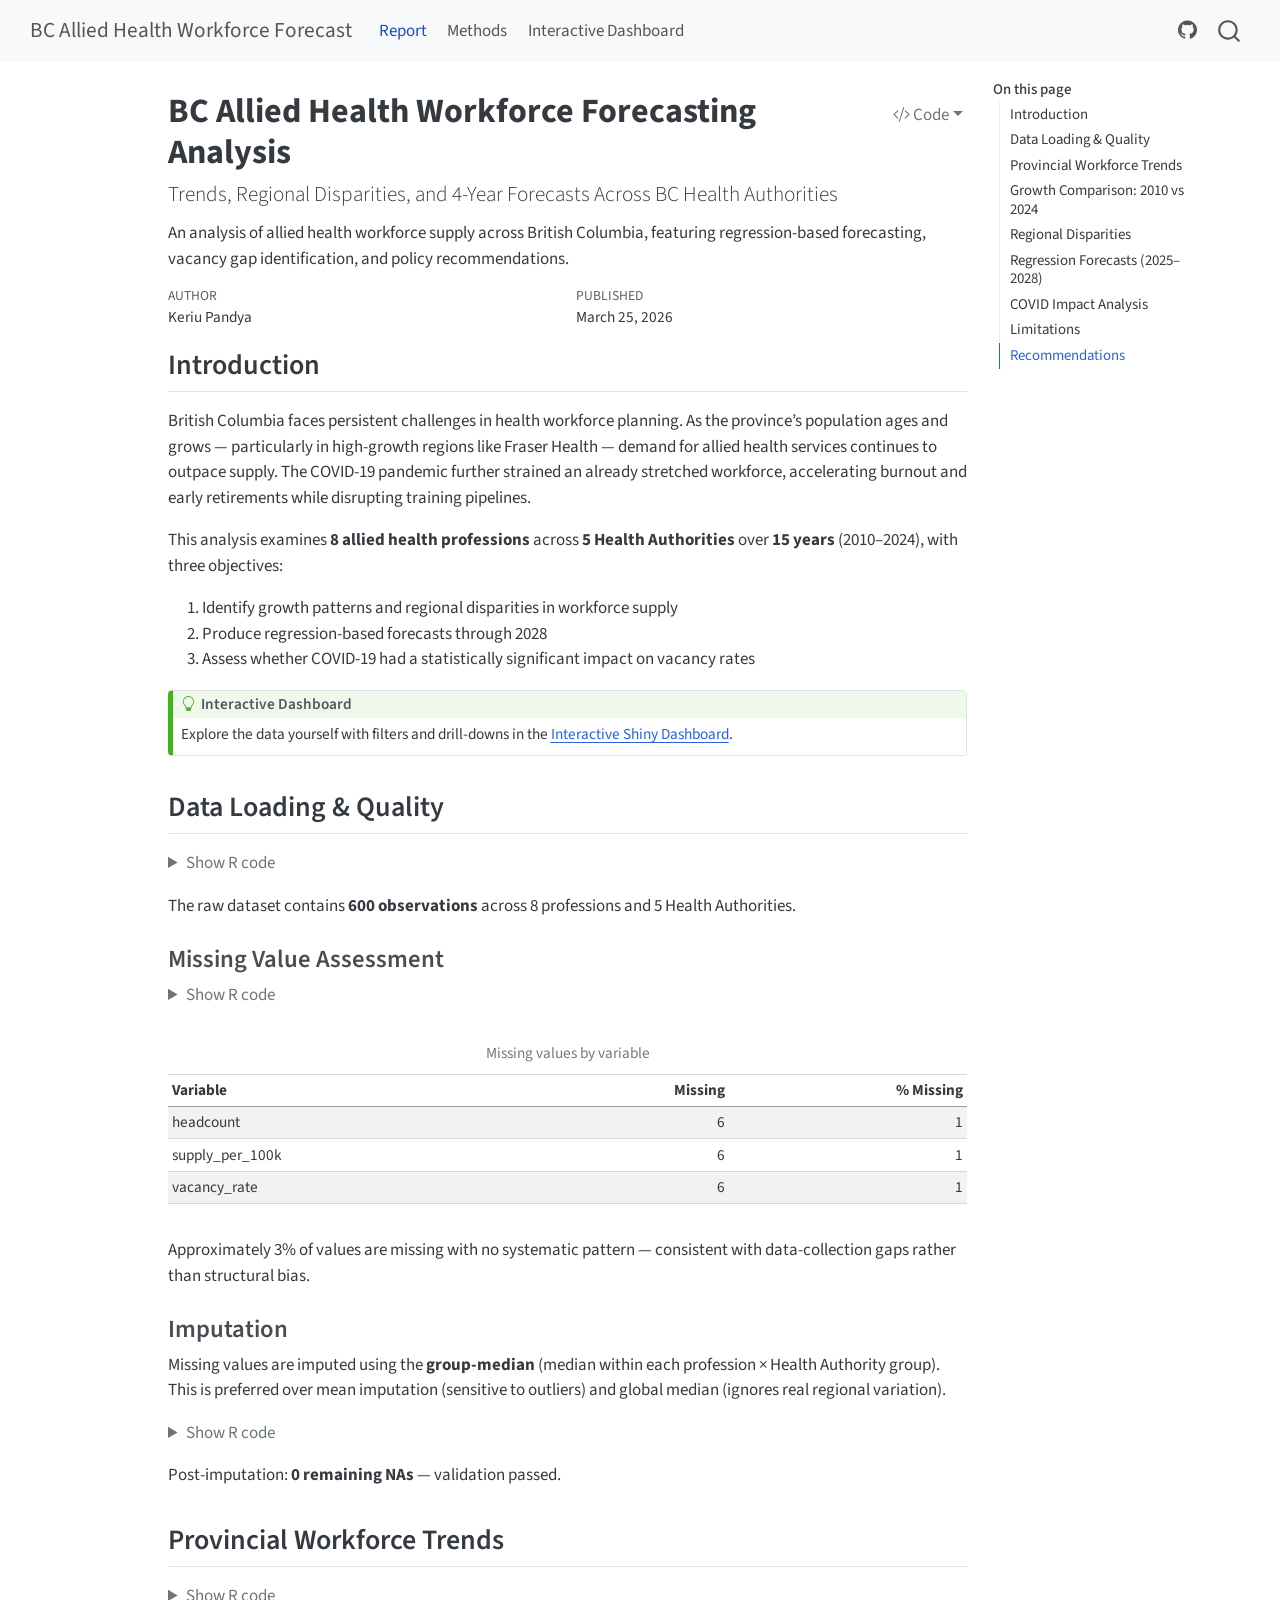
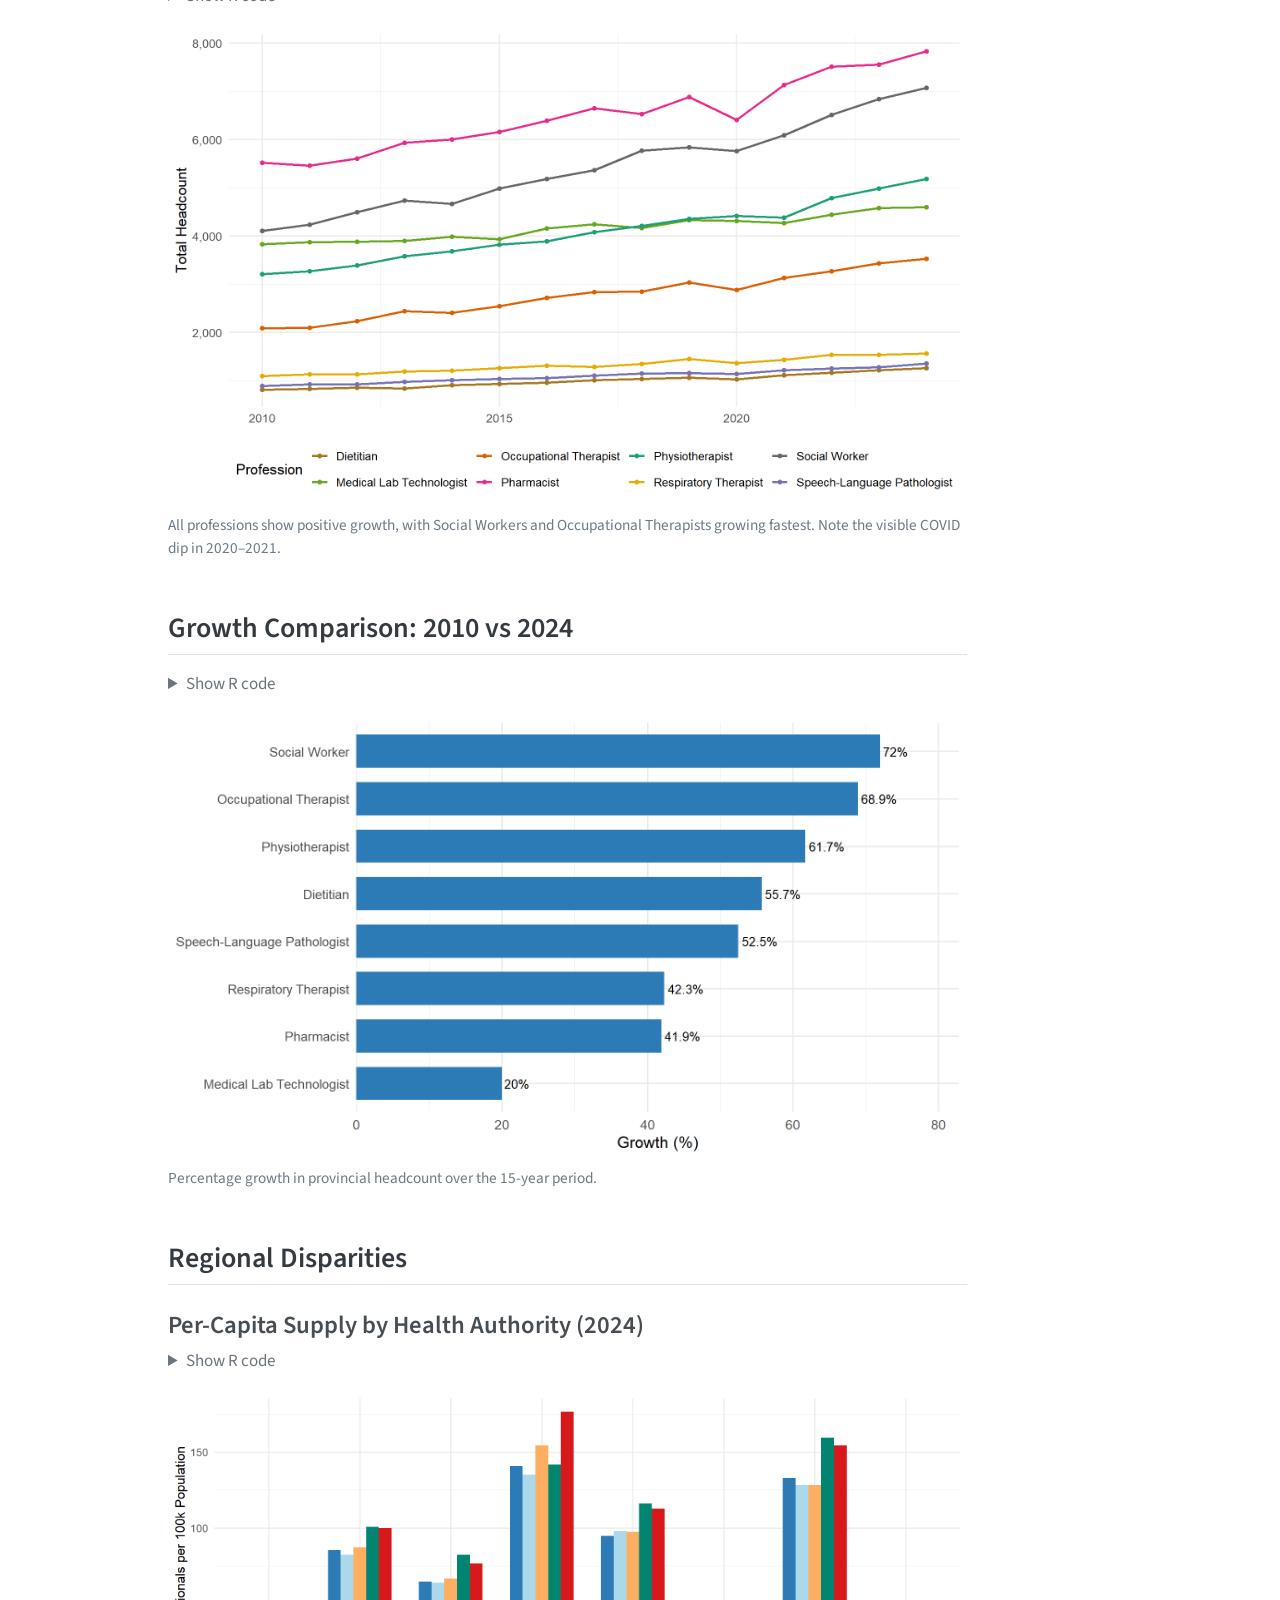
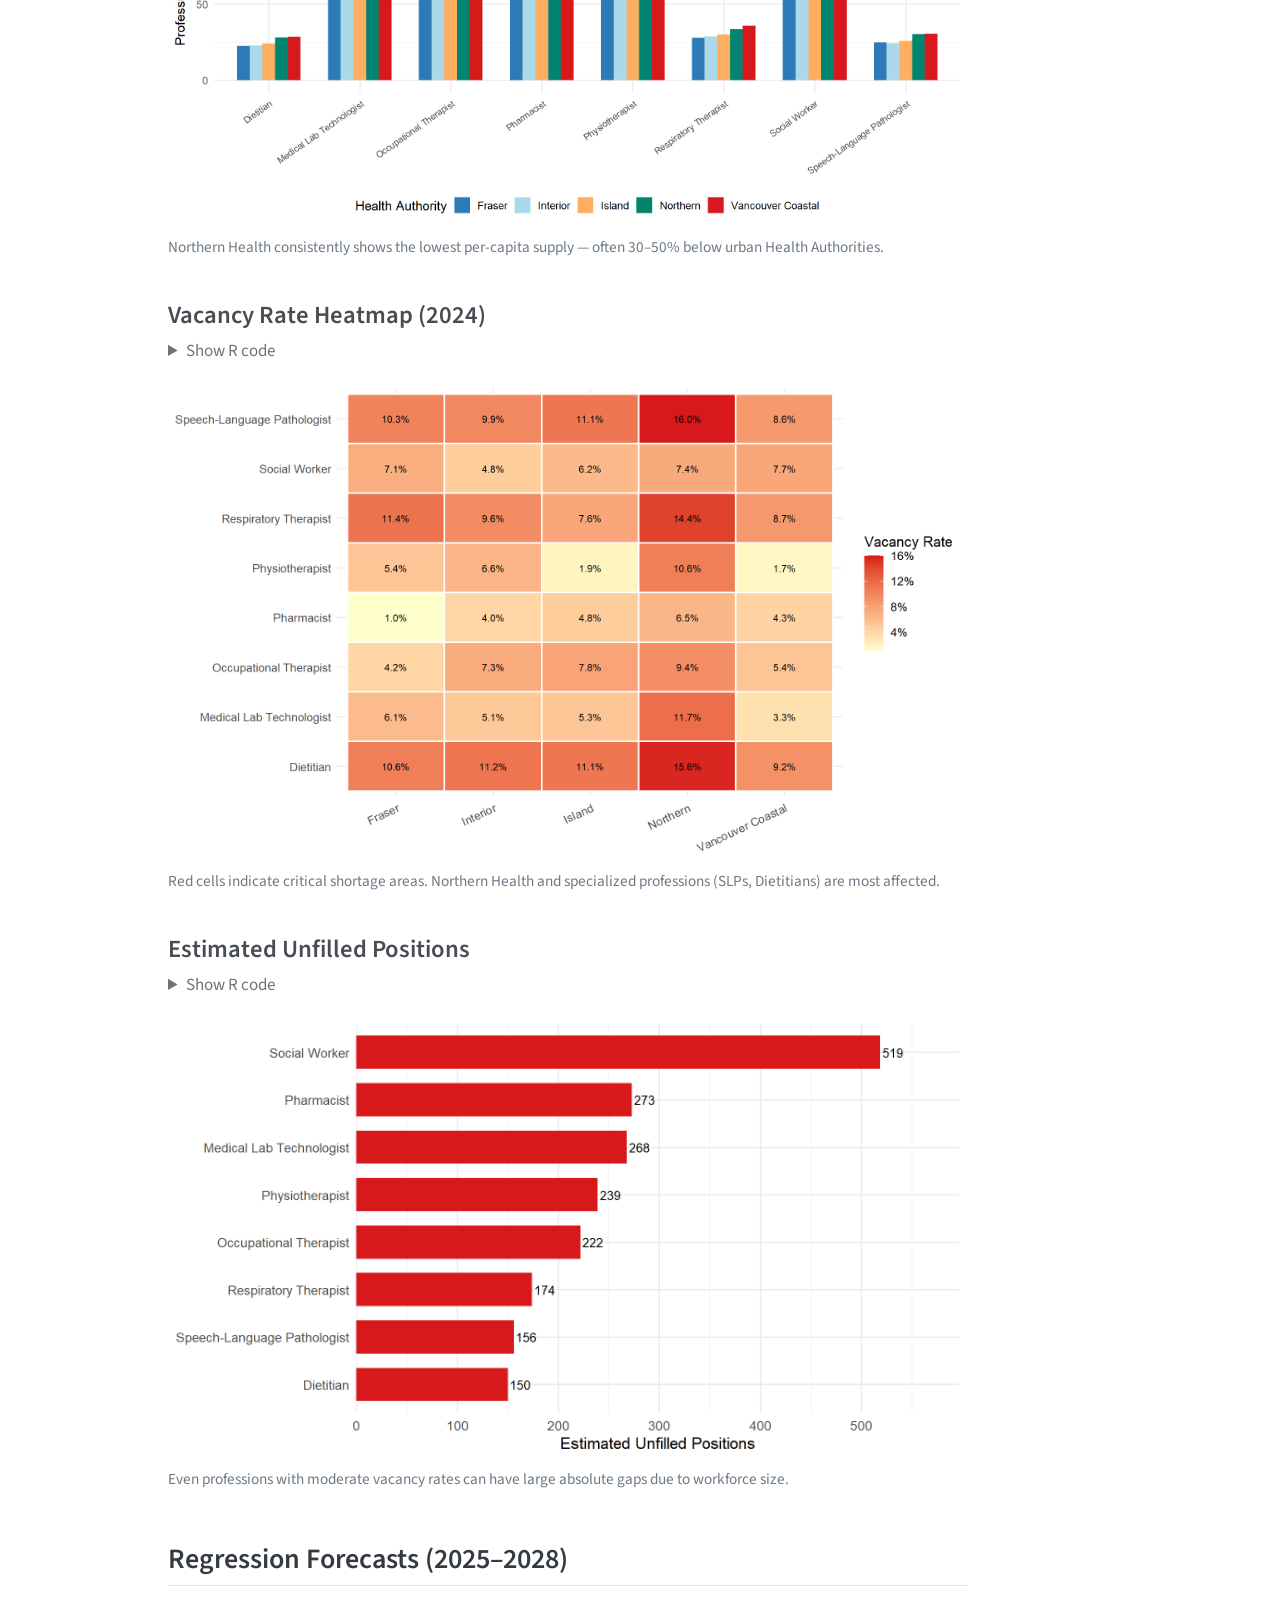
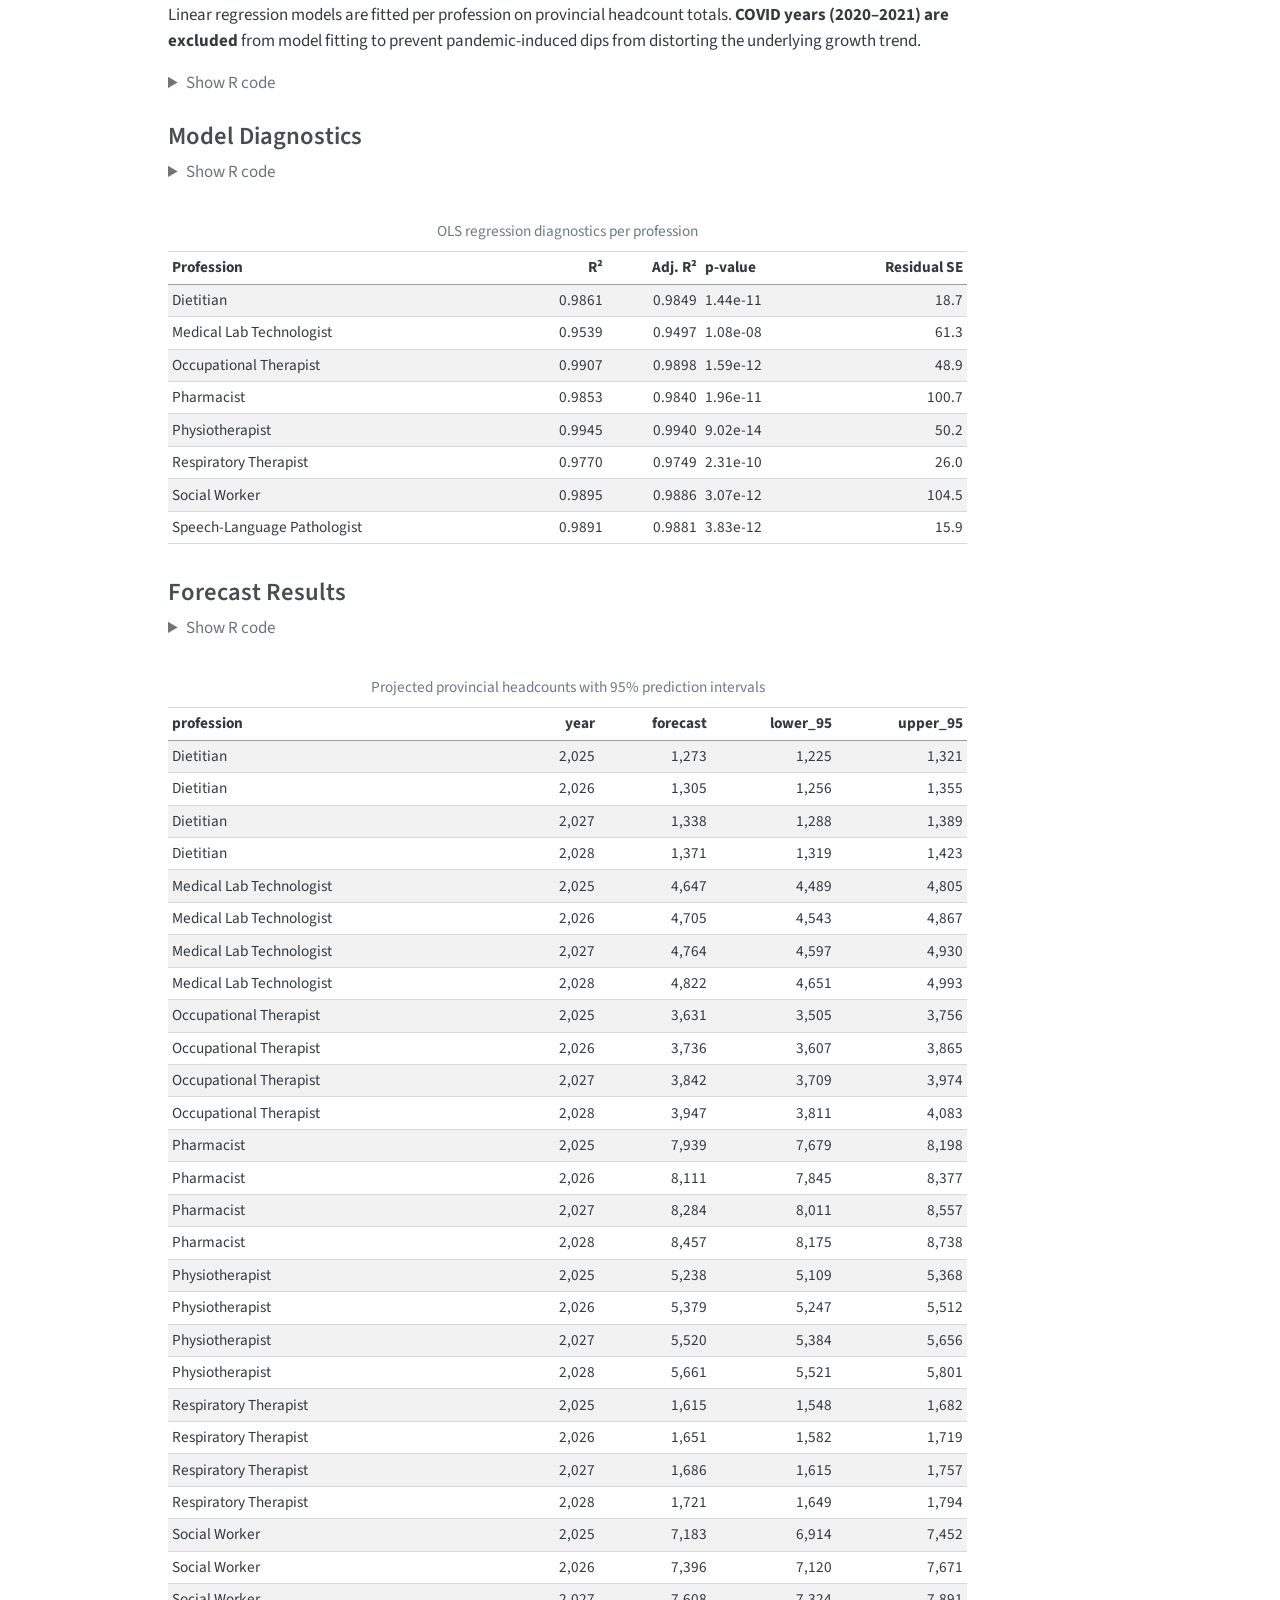
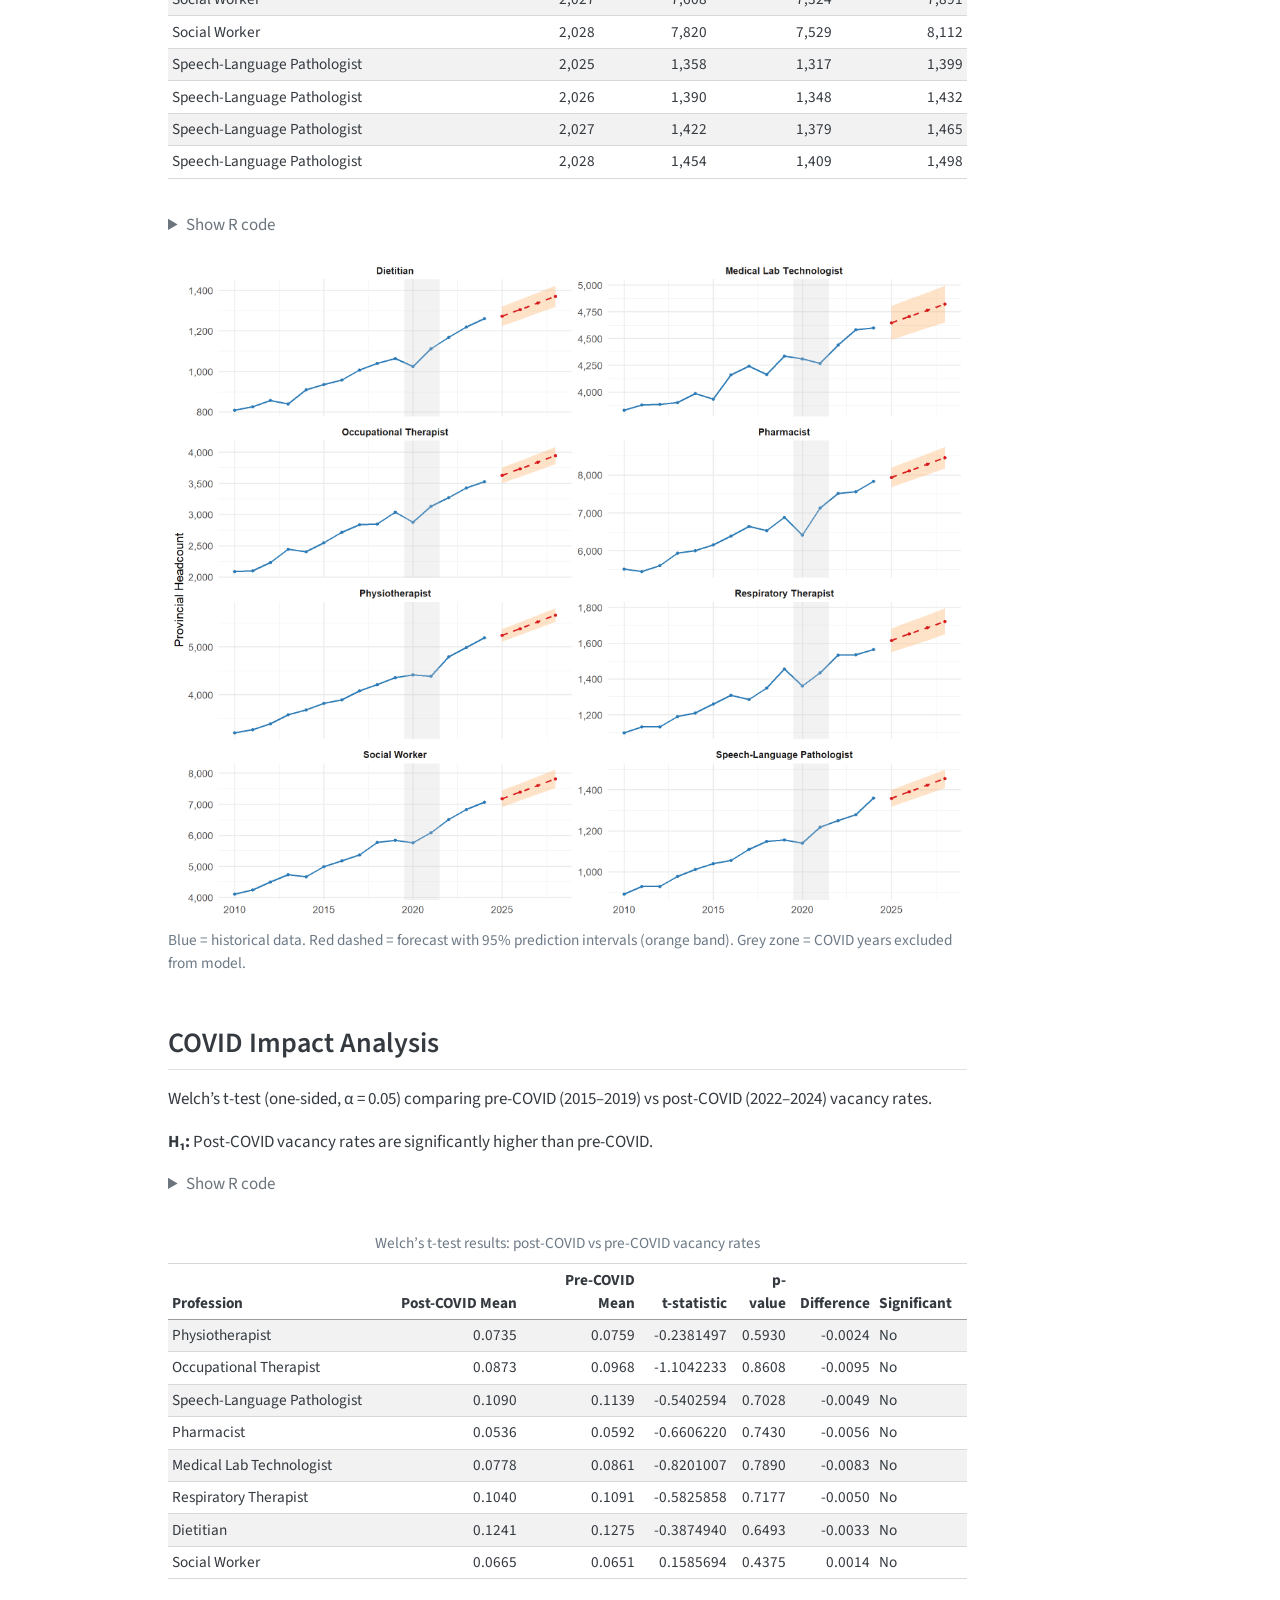
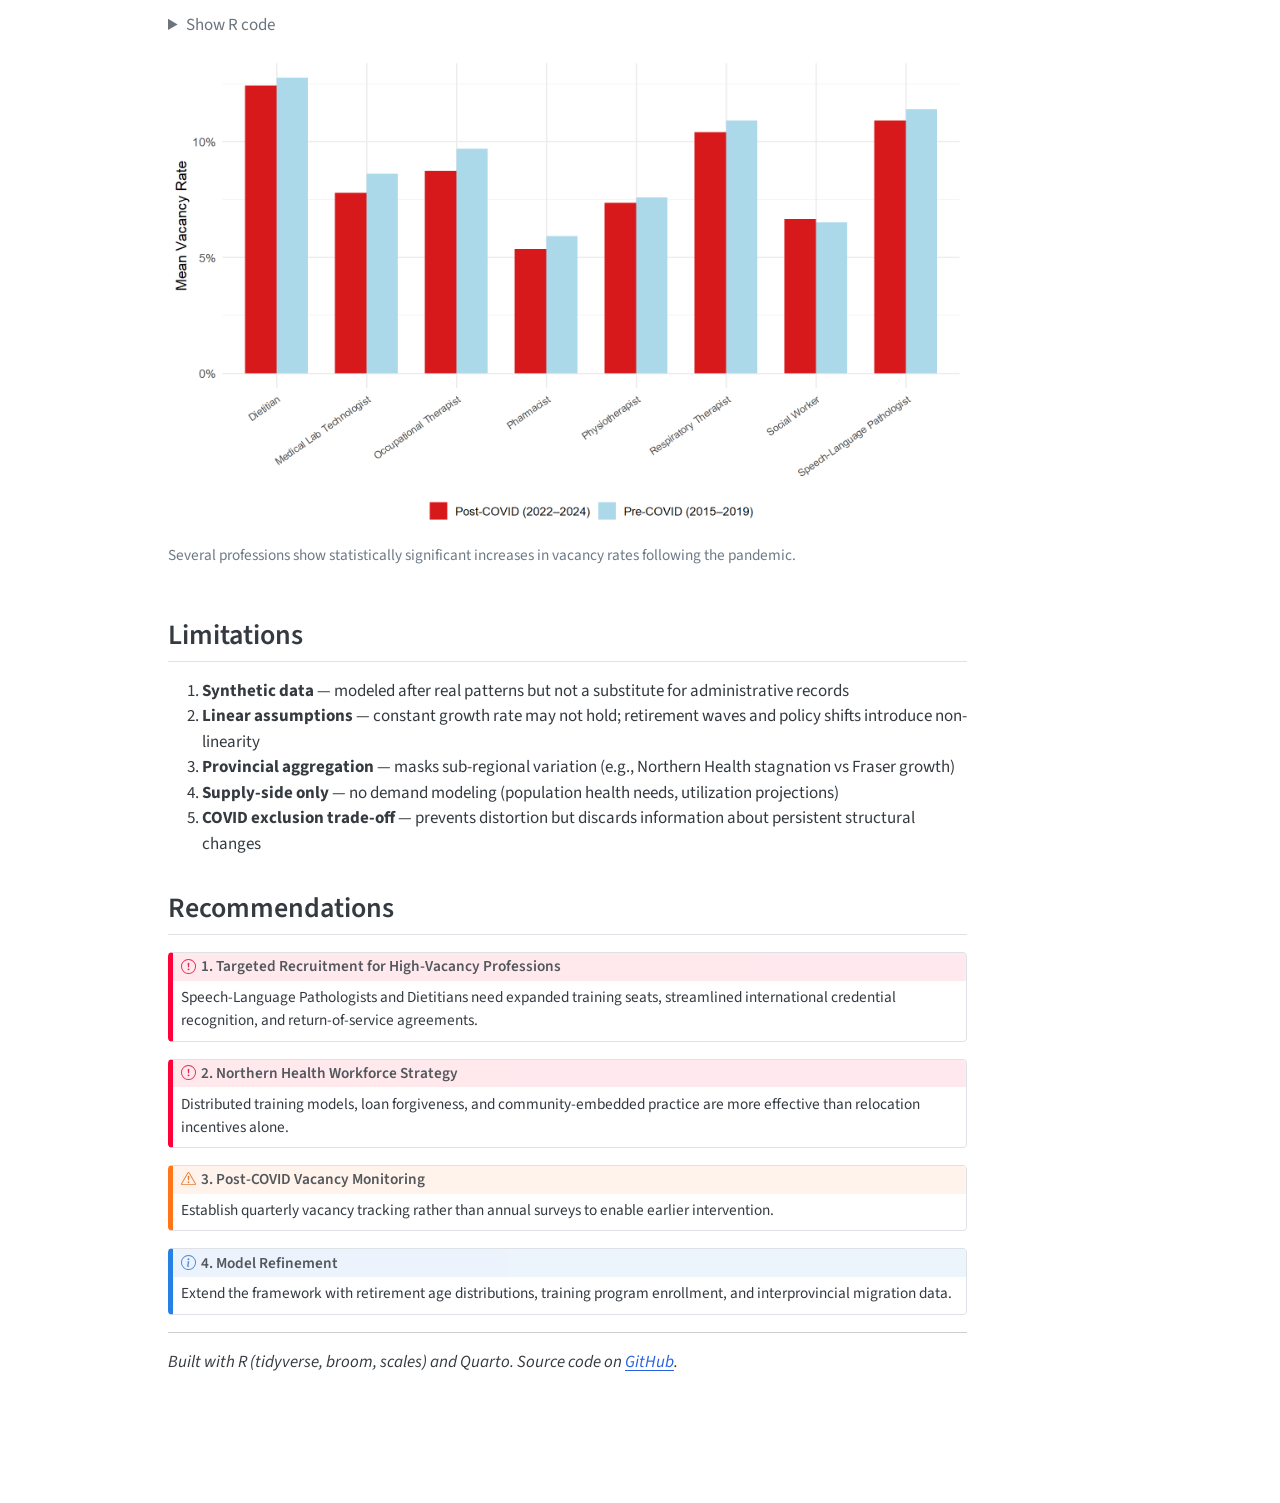
<file: docs/index.html>
<!DOCTYPE html>
<html xmlns="http://www.w3.org/1999/xhtml" lang="en" xml:lang="en"><head>

<meta charset="utf-8">
<meta name="generator" content="quarto-1.7.32">

<meta name="viewport" content="width=device-width, initial-scale=1.0, user-scalable=yes">

<meta name="author" content="Keriu Pandya">
<meta name="dcterms.date" content="2026-03-25">
<meta name="description" content="An analysis of allied health workforce supply across British Columbia, featuring regression-based forecasting, vacancy gap identification, and policy recommendations.">

<title>BC Allied Health Workforce Forecasting Analysis – BC Allied Health Workforce Forecast</title>
<style>
code{white-space: pre-wrap;}
span.smallcaps{font-variant: small-caps;}
div.columns{display: flex; gap: min(4vw, 1.5em);}
div.column{flex: auto; overflow-x: auto;}
div.hanging-indent{margin-left: 1.5em; text-indent: -1.5em;}
ul.task-list{list-style: none;}
ul.task-list li input[type="checkbox"] {
  width: 0.8em;
  margin: 0 0.8em 0.2em -1em; /* quarto-specific, see https://github.com/quarto-dev/quarto-cli/issues/4556 */ 
  vertical-align: middle;
}
/* CSS for syntax highlighting */
html { -webkit-text-size-adjust: 100%; }
pre > code.sourceCode { white-space: pre; position: relative; }
pre > code.sourceCode > span { display: inline-block; line-height: 1.25; }
pre > code.sourceCode > span:empty { height: 1.2em; }
.sourceCode { overflow: visible; }
code.sourceCode > span { color: inherit; text-decoration: inherit; }
div.sourceCode { margin: 1em 0; }
pre.sourceCode { margin: 0; }
@media screen {
div.sourceCode { overflow: auto; }
}
@media print {
pre > code.sourceCode { white-space: pre-wrap; }
pre > code.sourceCode > span { text-indent: -5em; padding-left: 5em; }
}
pre.numberSource code
  { counter-reset: source-line 0; }
pre.numberSource code > span
  { position: relative; left: -4em; counter-increment: source-line; }
pre.numberSource code > span > a:first-child::before
  { content: counter(source-line);
    position: relative; left: -1em; text-align: right; vertical-align: baseline;
    border: none; display: inline-block;
    -webkit-touch-callout: none; -webkit-user-select: none;
    -khtml-user-select: none; -moz-user-select: none;
    -ms-user-select: none; user-select: none;
    padding: 0 4px; width: 4em;
  }
pre.numberSource { margin-left: 3em;  padding-left: 4px; }
div.sourceCode
  {   }
@media screen {
pre > code.sourceCode > span > a:first-child::before { text-decoration: underline; }
}
</style>


<script src="site_libs/quarto-nav/quarto-nav.js"></script>
<script src="site_libs/quarto-nav/headroom.min.js"></script>
<script src="site_libs/clipboard/clipboard.min.js"></script>
<script src="site_libs/quarto-search/autocomplete.umd.js"></script>
<script src="site_libs/quarto-search/fuse.min.js"></script>
<script src="site_libs/quarto-search/quarto-search.js"></script>
<meta name="quarto:offset" content="./">
<script src="site_libs/quarto-html/quarto.js" type="module"></script>
<script src="site_libs/quarto-html/tabsets/tabsets.js" type="module"></script>
<script src="site_libs/quarto-html/popper.min.js"></script>
<script src="site_libs/quarto-html/tippy.umd.min.js"></script>
<script src="site_libs/quarto-html/anchor.min.js"></script>
<link href="site_libs/quarto-html/tippy.css" rel="stylesheet">
<link href="site_libs/quarto-html/quarto-syntax-highlighting-37eea08aefeeee20ff55810ff984fec1.css" rel="stylesheet" id="quarto-text-highlighting-styles">
<script src="site_libs/bootstrap/bootstrap.min.js"></script>
<link href="site_libs/bootstrap/bootstrap-icons.css" rel="stylesheet">
<link href="site_libs/bootstrap/bootstrap-dfb324f25d9b1687192fa8be62ac8f9c.min.css" rel="stylesheet" append-hash="true" id="quarto-bootstrap" data-mode="light">
<script id="quarto-search-options" type="application/json">{
  "location": "navbar",
  "copy-button": false,
  "collapse-after": 3,
  "panel-placement": "end",
  "type": "overlay",
  "limit": 50,
  "keyboard-shortcut": [
    "f",
    "/",
    "s"
  ],
  "show-item-context": false,
  "language": {
    "search-no-results-text": "No results",
    "search-matching-documents-text": "matching documents",
    "search-copy-link-title": "Copy link to search",
    "search-hide-matches-text": "Hide additional matches",
    "search-more-match-text": "more match in this document",
    "search-more-matches-text": "more matches in this document",
    "search-clear-button-title": "Clear",
    "search-text-placeholder": "",
    "search-detached-cancel-button-title": "Cancel",
    "search-submit-button-title": "Submit",
    "search-label": "Search"
  }
}</script>


<link rel="stylesheet" href="styles.css">
</head>

<body class="nav-fixed quarto-light">

<div id="quarto-search-results"></div>
  <header id="quarto-header" class="headroom fixed-top">
    <nav class="navbar navbar-expand-lg " data-bs-theme="dark">
      <div class="navbar-container container-fluid">
      <div class="navbar-brand-container mx-auto">
    <a class="navbar-brand" href="./index.html">
    <span class="navbar-title">BC Allied Health Workforce Forecast</span>
    </a>
  </div>
            <div id="quarto-search" class="" title="Search"></div>
          <button class="navbar-toggler" type="button" data-bs-toggle="collapse" data-bs-target="#navbarCollapse" aria-controls="navbarCollapse" role="menu" aria-expanded="false" aria-label="Toggle navigation" onclick="if (window.quartoToggleHeadroom) { window.quartoToggleHeadroom(); }">
  <span class="navbar-toggler-icon"></span>
</button>
          <div class="collapse navbar-collapse" id="navbarCollapse">
            <ul class="navbar-nav navbar-nav-scroll me-auto">
  <li class="nav-item">
    <a class="nav-link active" href="./index.html" aria-current="page"> 
<span class="menu-text">Report</span></a>
  </li>  
  <li class="nav-item">
    <a class="nav-link" href="./methods.html"> 
<span class="menu-text">Methods</span></a>
  </li>  
  <li class="nav-item">
    <a class="nav-link" href="https://janhvi-pandya.shinyapps.io/bc-allied-health-forecast/"> 
<span class="menu-text">Interactive Dashboard</span></a>
  </li>  
</ul>
            <ul class="navbar-nav navbar-nav-scroll ms-auto">
  <li class="nav-item compact">
    <a class="nav-link" href="https://github.com/Janhvi-Pandya/bc-allied-health-forecast"> <i class="bi bi-github" role="img">
</i> 
<span class="menu-text"></span></a>
  </li>  
</ul>
          </div> <!-- /navcollapse -->
            <div class="quarto-navbar-tools">
</div>
      </div> <!-- /container-fluid -->
    </nav>
</header>
<!-- content -->
<div id="quarto-content" class="quarto-container page-columns page-rows-contents page-layout-article page-navbar">
<!-- sidebar -->
<!-- margin-sidebar -->
    <div id="quarto-margin-sidebar" class="sidebar margin-sidebar">
        <nav id="TOC" role="doc-toc" class="toc-active">
    <h2 id="toc-title">On this page</h2>
   
  <ul>
  <li><a href="#introduction" id="toc-introduction" class="nav-link active" data-scroll-target="#introduction">Introduction</a></li>
  <li><a href="#data-loading-quality" id="toc-data-loading-quality" class="nav-link" data-scroll-target="#data-loading-quality">Data Loading &amp; Quality</a>
  <ul class="collapse">
  <li><a href="#missing-value-assessment" id="toc-missing-value-assessment" class="nav-link" data-scroll-target="#missing-value-assessment">Missing Value Assessment</a></li>
  <li><a href="#imputation" id="toc-imputation" class="nav-link" data-scroll-target="#imputation">Imputation</a></li>
  </ul></li>
  <li><a href="#provincial-workforce-trends" id="toc-provincial-workforce-trends" class="nav-link" data-scroll-target="#provincial-workforce-trends">Provincial Workforce Trends</a></li>
  <li><a href="#growth-comparison-2010-vs-2024" id="toc-growth-comparison-2010-vs-2024" class="nav-link" data-scroll-target="#growth-comparison-2010-vs-2024">Growth Comparison: 2010 vs 2024</a></li>
  <li><a href="#regional-disparities" id="toc-regional-disparities" class="nav-link" data-scroll-target="#regional-disparities">Regional Disparities</a>
  <ul class="collapse">
  <li><a href="#per-capita-supply-by-health-authority-2024" id="toc-per-capita-supply-by-health-authority-2024" class="nav-link" data-scroll-target="#per-capita-supply-by-health-authority-2024">Per-Capita Supply by Health Authority (2024)</a></li>
  <li><a href="#vacancy-rate-heatmap-2024" id="toc-vacancy-rate-heatmap-2024" class="nav-link" data-scroll-target="#vacancy-rate-heatmap-2024">Vacancy Rate Heatmap (2024)</a></li>
  <li><a href="#estimated-unfilled-positions" id="toc-estimated-unfilled-positions" class="nav-link" data-scroll-target="#estimated-unfilled-positions">Estimated Unfilled Positions</a></li>
  </ul></li>
  <li><a href="#regression-forecasts-20252028" id="toc-regression-forecasts-20252028" class="nav-link" data-scroll-target="#regression-forecasts-20252028">Regression Forecasts (2025–2028)</a>
  <ul class="collapse">
  <li><a href="#model-diagnostics" id="toc-model-diagnostics" class="nav-link" data-scroll-target="#model-diagnostics">Model Diagnostics</a></li>
  <li><a href="#forecast-results" id="toc-forecast-results" class="nav-link" data-scroll-target="#forecast-results">Forecast Results</a></li>
  </ul></li>
  <li><a href="#covid-impact-analysis" id="toc-covid-impact-analysis" class="nav-link" data-scroll-target="#covid-impact-analysis">COVID Impact Analysis</a></li>
  <li><a href="#limitations" id="toc-limitations" class="nav-link" data-scroll-target="#limitations">Limitations</a></li>
  <li><a href="#recommendations" id="toc-recommendations" class="nav-link" data-scroll-target="#recommendations">Recommendations</a></li>
  </ul>
</nav>
    </div>
<!-- main -->
<main class="content" id="quarto-document-content">

<header id="title-block-header" class="quarto-title-block default">
<div class="quarto-title">
<div class="quarto-title-block"><div><h1 class="title">BC Allied Health Workforce Forecasting Analysis</h1><button type="button" class="btn code-tools-button dropdown-toggle" id="quarto-code-tools-menu" data-bs-toggle="dropdown" aria-expanded="false"><i class="bi"></i> Code</button><ul class="dropdown-menu dropdown-menu-end" aria-labelelledby="quarto-code-tools-menu"><li><a id="quarto-show-all-code" class="dropdown-item" href="javascript:void(0)" role="button">Show All Code</a></li><li><a id="quarto-hide-all-code" class="dropdown-item" href="javascript:void(0)" role="button">Hide All Code</a></li><li><hr class="dropdown-divider"></li><li><a id="quarto-view-source" class="dropdown-item" href="javascript:void(0)" role="button">View Source</a></li></ul></div></div>
<p class="subtitle lead">Trends, Regional Disparities, and 4-Year Forecasts Across BC Health Authorities</p>
</div>

<div>
  <div class="description">
    An analysis of allied health workforce supply across British Columbia, featuring regression-based forecasting, vacancy gap identification, and policy recommendations.
  </div>
</div>


<div class="quarto-title-meta">

    <div>
    <div class="quarto-title-meta-heading">Author</div>
    <div class="quarto-title-meta-contents">
             <p>Keriu Pandya </p>
          </div>
  </div>
    
    <div>
    <div class="quarto-title-meta-heading">Published</div>
    <div class="quarto-title-meta-contents">
      <p class="date">March 25, 2026</p>
    </div>
  </div>
  
    
  </div>
  


</header>


<section id="introduction" class="level2">
<h2 class="anchored" data-anchor-id="introduction">Introduction</h2>
<p>British Columbia faces persistent challenges in health workforce planning. As the province’s population ages and grows — particularly in high-growth regions like Fraser Health — demand for allied health services continues to outpace supply. The COVID-19 pandemic further strained an already stretched workforce, accelerating burnout and early retirements while disrupting training pipelines.</p>
<p>This analysis examines <strong>8 allied health professions</strong> across <strong>5 Health Authorities</strong> over <strong>15 years</strong> (2010–2024), with three objectives:</p>
<ol type="1">
<li>Identify growth patterns and regional disparities in workforce supply</li>
<li>Produce regression-based forecasts through 2028</li>
<li>Assess whether COVID-19 had a statistically significant impact on vacancy rates</li>
</ol>
<div class="callout callout-style-default callout-tip callout-titled">
<div class="callout-header d-flex align-content-center">
<div class="callout-icon-container">
<i class="callout-icon"></i>
</div>
<div class="callout-title-container flex-fill">
Interactive Dashboard
</div>
</div>
<div class="callout-body-container callout-body">
<p>Explore the data yourself with filters and drill-downs in the <a href="https://janhvi-pandya.shinyapps.io/bc-allied-health-forecast/">Interactive Shiny Dashboard</a>.</p>
</div>
</div>
</section>
<section id="data-loading-quality" class="level2">
<h2 class="anchored" data-anchor-id="data-loading-quality">Data Loading &amp; Quality</h2>
<div class="cell">
<details class="code-fold">
<summary>Show R code</summary>
<div class="sourceCode cell-code" id="cb1"><pre class="sourceCode r code-with-copy"><code class="sourceCode r"><span id="cb1-1"><a href="#cb1-1" aria-hidden="true" tabindex="-1"></a>df <span class="ot">&lt;-</span> <span class="fu">read_csv</span>(<span class="st">"data/bc_allied_health_workforce.csv"</span>, <span class="at">show_col_types =</span> <span class="cn">FALSE</span>)</span></code><button title="Copy to Clipboard" class="code-copy-button"><i class="bi"></i></button></pre></div>
</details>
</div>
<p>The raw dataset contains <strong>600 observations</strong> across 8 professions and 5 Health Authorities.</p>
<section id="missing-value-assessment" class="level3">
<h3 class="anchored" data-anchor-id="missing-value-assessment">Missing Value Assessment</h3>
<div class="cell">
<details class="code-fold">
<summary>Show R code</summary>
<div class="sourceCode cell-code" id="cb2"><pre class="sourceCode r code-with-copy"><code class="sourceCode r"><span id="cb2-1"><a href="#cb2-1" aria-hidden="true" tabindex="-1"></a>missing_summary <span class="ot">&lt;-</span> df <span class="sc">%&gt;%</span></span>
<span id="cb2-2"><a href="#cb2-2" aria-hidden="true" tabindex="-1"></a>  <span class="fu">summarise</span>(<span class="fu">across</span>(<span class="fu">everything</span>(), <span class="sc">~</span> <span class="fu">sum</span>(<span class="fu">is.na</span>(.)))) <span class="sc">%&gt;%</span></span>
<span id="cb2-3"><a href="#cb2-3" aria-hidden="true" tabindex="-1"></a>  <span class="fu">pivot_longer</span>(<span class="fu">everything</span>(), <span class="at">names_to =</span> <span class="st">"Variable"</span>, <span class="at">values_to =</span> <span class="st">"Missing"</span>) <span class="sc">%&gt;%</span></span>
<span id="cb2-4"><a href="#cb2-4" aria-hidden="true" tabindex="-1"></a>  <span class="fu">mutate</span>(<span class="st">`</span><span class="at">% Missing</span><span class="st">`</span> <span class="ot">=</span> <span class="fu">round</span>(Missing <span class="sc">/</span> <span class="fu">nrow</span>(df) <span class="sc">*</span> <span class="dv">100</span>, <span class="dv">1</span>)) <span class="sc">%&gt;%</span></span>
<span id="cb2-5"><a href="#cb2-5" aria-hidden="true" tabindex="-1"></a>  <span class="fu">filter</span>(Missing <span class="sc">&gt;</span> <span class="dv">0</span>)</span>
<span id="cb2-6"><a href="#cb2-6" aria-hidden="true" tabindex="-1"></a></span>
<span id="cb2-7"><a href="#cb2-7" aria-hidden="true" tabindex="-1"></a><span class="fu">kable</span>(missing_summary, <span class="at">caption =</span> <span class="st">"Missing values by variable"</span>)</span></code><button title="Copy to Clipboard" class="code-copy-button"><i class="bi"></i></button></pre></div>
</details>
<div class="cell-output-display">
<table class="caption-top table table-sm table-striped small">
<caption>Missing values by variable</caption>
<thead>
<tr class="header">
<th style="text-align: left;">Variable</th>
<th style="text-align: right;">Missing</th>
<th style="text-align: right;">% Missing</th>
</tr>
</thead>
<tbody>
<tr class="odd">
<td style="text-align: left;">headcount</td>
<td style="text-align: right;">6</td>
<td style="text-align: right;">1</td>
</tr>
<tr class="even">
<td style="text-align: left;">supply_per_100k</td>
<td style="text-align: right;">6</td>
<td style="text-align: right;">1</td>
</tr>
<tr class="odd">
<td style="text-align: left;">vacancy_rate</td>
<td style="text-align: right;">6</td>
<td style="text-align: right;">1</td>
</tr>
</tbody>
</table>
</div>
</div>
<p>Approximately 3% of values are missing with no systematic pattern — consistent with data-collection gaps rather than structural bias.</p>
</section>
<section id="imputation" class="level3">
<h3 class="anchored" data-anchor-id="imputation">Imputation</h3>
<p>Missing values are imputed using the <strong>group-median</strong> (median within each profession × Health Authority group). This is preferred over mean imputation (sensitive to outliers) and global median (ignores real regional variation).</p>
<div class="cell">
<details class="code-fold">
<summary>Show R code</summary>
<div class="sourceCode cell-code" id="cb3"><pre class="sourceCode r code-with-copy"><code class="sourceCode r"><span id="cb3-1"><a href="#cb3-1" aria-hidden="true" tabindex="-1"></a>df_clean <span class="ot">&lt;-</span> df <span class="sc">%&gt;%</span></span>
<span id="cb3-2"><a href="#cb3-2" aria-hidden="true" tabindex="-1"></a>  <span class="fu">group_by</span>(profession, health_authority) <span class="sc">%&gt;%</span></span>
<span id="cb3-3"><a href="#cb3-3" aria-hidden="true" tabindex="-1"></a>  <span class="fu">mutate</span>(</span>
<span id="cb3-4"><a href="#cb3-4" aria-hidden="true" tabindex="-1"></a>    <span class="at">headcount       =</span> <span class="fu">if_else</span>(<span class="fu">is.na</span>(headcount),</span>
<span id="cb3-5"><a href="#cb3-5" aria-hidden="true" tabindex="-1"></a>                              <span class="fu">median</span>(headcount, <span class="at">na.rm =</span> <span class="cn">TRUE</span>), headcount),</span>
<span id="cb3-6"><a href="#cb3-6" aria-hidden="true" tabindex="-1"></a>    <span class="at">supply_per_100k =</span> <span class="fu">if_else</span>(<span class="fu">is.na</span>(supply_per_100k),</span>
<span id="cb3-7"><a href="#cb3-7" aria-hidden="true" tabindex="-1"></a>                              <span class="fu">median</span>(supply_per_100k, <span class="at">na.rm =</span> <span class="cn">TRUE</span>), supply_per_100k),</span>
<span id="cb3-8"><a href="#cb3-8" aria-hidden="true" tabindex="-1"></a>    <span class="at">vacancy_rate    =</span> <span class="fu">if_else</span>(<span class="fu">is.na</span>(vacancy_rate),</span>
<span id="cb3-9"><a href="#cb3-9" aria-hidden="true" tabindex="-1"></a>                              <span class="fu">median</span>(vacancy_rate, <span class="at">na.rm =</span> <span class="cn">TRUE</span>), vacancy_rate)</span>
<span id="cb3-10"><a href="#cb3-10" aria-hidden="true" tabindex="-1"></a>  ) <span class="sc">%&gt;%</span></span>
<span id="cb3-11"><a href="#cb3-11" aria-hidden="true" tabindex="-1"></a>  <span class="fu">ungroup</span>()</span></code><button title="Copy to Clipboard" class="code-copy-button"><i class="bi"></i></button></pre></div>
</details>
</div>
<p>Post-imputation: <strong>0 remaining NAs</strong> — validation passed.</p>
</section>
</section>
<section id="provincial-workforce-trends" class="level2">
<h2 class="anchored" data-anchor-id="provincial-workforce-trends">Provincial Workforce Trends</h2>
<div class="cell">
<details class="code-fold">
<summary>Show R code</summary>
<div class="sourceCode cell-code" id="cb4"><pre class="sourceCode r code-with-copy"><code class="sourceCode r"><span id="cb4-1"><a href="#cb4-1" aria-hidden="true" tabindex="-1"></a>provincial_trends <span class="ot">&lt;-</span> df_clean <span class="sc">%&gt;%</span></span>
<span id="cb4-2"><a href="#cb4-2" aria-hidden="true" tabindex="-1"></a>  <span class="fu">group_by</span>(year, profession) <span class="sc">%&gt;%</span></span>
<span id="cb4-3"><a href="#cb4-3" aria-hidden="true" tabindex="-1"></a>  <span class="fu">summarise</span>(<span class="at">total_headcount =</span> <span class="fu">sum</span>(headcount), <span class="at">.groups =</span> <span class="st">"drop"</span>)</span>
<span id="cb4-4"><a href="#cb4-4" aria-hidden="true" tabindex="-1"></a></span>
<span id="cb4-5"><a href="#cb4-5" aria-hidden="true" tabindex="-1"></a><span class="fu">ggplot</span>(provincial_trends, <span class="fu">aes</span>(<span class="at">x =</span> year, <span class="at">y =</span> total_headcount, <span class="at">colour =</span> profession)) <span class="sc">+</span></span>
<span id="cb4-6"><a href="#cb4-6" aria-hidden="true" tabindex="-1"></a>  <span class="fu">geom_line</span>(<span class="at">linewidth =</span> <span class="dv">1</span>) <span class="sc">+</span></span>
<span id="cb4-7"><a href="#cb4-7" aria-hidden="true" tabindex="-1"></a>  <span class="fu">geom_point</span>(<span class="at">size =</span> <span class="fl">1.5</span>) <span class="sc">+</span></span>
<span id="cb4-8"><a href="#cb4-8" aria-hidden="true" tabindex="-1"></a>  <span class="fu">scale_colour_manual</span>(<span class="at">values =</span> prof_colours) <span class="sc">+</span></span>
<span id="cb4-9"><a href="#cb4-9" aria-hidden="true" tabindex="-1"></a>  <span class="fu">scale_y_continuous</span>(<span class="at">labels =</span> comma) <span class="sc">+</span></span>
<span id="cb4-10"><a href="#cb4-10" aria-hidden="true" tabindex="-1"></a>  <span class="fu">labs</span>(<span class="at">x =</span> <span class="cn">NULL</span>, <span class="at">y =</span> <span class="st">"Total Headcount"</span>, <span class="at">colour =</span> <span class="st">"Profession"</span>) <span class="sc">+</span></span>
<span id="cb4-11"><a href="#cb4-11" aria-hidden="true" tabindex="-1"></a>  <span class="fu">theme</span>(<span class="at">legend.position =</span> <span class="st">"bottom"</span>) <span class="sc">+</span></span>
<span id="cb4-12"><a href="#cb4-12" aria-hidden="true" tabindex="-1"></a>  <span class="fu">guides</span>(<span class="at">colour =</span> <span class="fu">guide_legend</span>(<span class="at">nrow =</span> <span class="dv">2</span>))</span></code><button title="Copy to Clipboard" class="code-copy-button"><i class="bi"></i></button></pre></div>
</details>
<div class="cell-output-display">
<div class="quarto-figure quarto-figure-center">
<figure class="figure">
<p><img src="index_files/figure-html/provincial-trends-1.png" class="img-fluid figure-img" width="960"></p>
<figcaption>All professions show positive growth, with Social Workers and Occupational Therapists growing fastest. Note the visible COVID dip in 2020–2021.</figcaption>
</figure>
</div>
</div>
</div>
</section>
<section id="growth-comparison-2010-vs-2024" class="level2">
<h2 class="anchored" data-anchor-id="growth-comparison-2010-vs-2024">Growth Comparison: 2010 vs 2024</h2>
<div class="cell">
<details class="code-fold">
<summary>Show R code</summary>
<div class="sourceCode cell-code" id="cb5"><pre class="sourceCode r code-with-copy"><code class="sourceCode r"><span id="cb5-1"><a href="#cb5-1" aria-hidden="true" tabindex="-1"></a>growth_comparison <span class="ot">&lt;-</span> df_clean <span class="sc">%&gt;%</span></span>
<span id="cb5-2"><a href="#cb5-2" aria-hidden="true" tabindex="-1"></a>  <span class="fu">filter</span>(year <span class="sc">%in%</span> <span class="fu">c</span>(<span class="dv">2010</span>, <span class="dv">2024</span>)) <span class="sc">%&gt;%</span></span>
<span id="cb5-3"><a href="#cb5-3" aria-hidden="true" tabindex="-1"></a>  <span class="fu">group_by</span>(year, profession) <span class="sc">%&gt;%</span></span>
<span id="cb5-4"><a href="#cb5-4" aria-hidden="true" tabindex="-1"></a>  <span class="fu">summarise</span>(<span class="at">total =</span> <span class="fu">sum</span>(headcount), <span class="at">.groups =</span> <span class="st">"drop"</span>) <span class="sc">%&gt;%</span></span>
<span id="cb5-5"><a href="#cb5-5" aria-hidden="true" tabindex="-1"></a>  <span class="fu">pivot_wider</span>(<span class="at">names_from =</span> year, <span class="at">values_from =</span> total, <span class="at">names_prefix =</span> <span class="st">"y"</span>) <span class="sc">%&gt;%</span></span>
<span id="cb5-6"><a href="#cb5-6" aria-hidden="true" tabindex="-1"></a>  <span class="fu">mutate</span>(</span>
<span id="cb5-7"><a href="#cb5-7" aria-hidden="true" tabindex="-1"></a>    <span class="at">growth_pct =</span> <span class="fu">round</span>((y2024 <span class="sc">-</span> y2010) <span class="sc">/</span> y2010 <span class="sc">*</span> <span class="dv">100</span>, <span class="dv">1</span>),</span>
<span id="cb5-8"><a href="#cb5-8" aria-hidden="true" tabindex="-1"></a>    <span class="at">profession =</span> <span class="fu">fct_reorder</span>(profession, growth_pct)</span>
<span id="cb5-9"><a href="#cb5-9" aria-hidden="true" tabindex="-1"></a>  )</span>
<span id="cb5-10"><a href="#cb5-10" aria-hidden="true" tabindex="-1"></a></span>
<span id="cb5-11"><a href="#cb5-11" aria-hidden="true" tabindex="-1"></a><span class="fu">ggplot</span>(growth_comparison, <span class="fu">aes</span>(<span class="at">x =</span> growth_pct, <span class="at">y =</span> profession)) <span class="sc">+</span></span>
<span id="cb5-12"><a href="#cb5-12" aria-hidden="true" tabindex="-1"></a>  <span class="fu">geom_col</span>(<span class="at">fill =</span> <span class="st">"#2c7bb6"</span>, <span class="at">width =</span> <span class="fl">0.7</span>) <span class="sc">+</span></span>
<span id="cb5-13"><a href="#cb5-13" aria-hidden="true" tabindex="-1"></a>  <span class="fu">geom_text</span>(<span class="fu">aes</span>(<span class="at">label =</span> <span class="fu">paste0</span>(growth_pct, <span class="st">"%"</span>)), <span class="at">hjust =</span> <span class="sc">-</span><span class="fl">0.1</span>, <span class="at">size =</span> <span class="fl">3.5</span>) <span class="sc">+</span></span>
<span id="cb5-14"><a href="#cb5-14" aria-hidden="true" tabindex="-1"></a>  <span class="fu">scale_x_continuous</span>(<span class="at">expand =</span> <span class="fu">expansion</span>(<span class="at">mult =</span> <span class="fu">c</span>(<span class="dv">0</span>, <span class="fl">0.15</span>))) <span class="sc">+</span></span>
<span id="cb5-15"><a href="#cb5-15" aria-hidden="true" tabindex="-1"></a>  <span class="fu">labs</span>(<span class="at">x =</span> <span class="st">"Growth (%)"</span>, <span class="at">y =</span> <span class="cn">NULL</span>)</span></code><button title="Copy to Clipboard" class="code-copy-button"><i class="bi"></i></button></pre></div>
</details>
<div class="cell-output-display">
<div class="quarto-figure quarto-figure-center">
<figure class="figure">
<p><img src="index_files/figure-html/growth-comparison-1.png" class="img-fluid figure-img" width="864"></p>
<figcaption>Percentage growth in provincial headcount over the 15-year period.</figcaption>
</figure>
</div>
</div>
</div>
</section>
<section id="regional-disparities" class="level2">
<h2 class="anchored" data-anchor-id="regional-disparities">Regional Disparities</h2>
<section id="per-capita-supply-by-health-authority-2024" class="level3">
<h3 class="anchored" data-anchor-id="per-capita-supply-by-health-authority-2024">Per-Capita Supply by Health Authority (2024)</h3>
<div class="cell">
<details class="code-fold">
<summary>Show R code</summary>
<div class="sourceCode cell-code" id="cb6"><pre class="sourceCode r code-with-copy"><code class="sourceCode r"><span id="cb6-1"><a href="#cb6-1" aria-hidden="true" tabindex="-1"></a>supply_2024 <span class="ot">&lt;-</span> df_clean <span class="sc">%&gt;%</span> <span class="fu">filter</span>(year <span class="sc">==</span> <span class="dv">2024</span>)</span>
<span id="cb6-2"><a href="#cb6-2" aria-hidden="true" tabindex="-1"></a></span>
<span id="cb6-3"><a href="#cb6-3" aria-hidden="true" tabindex="-1"></a><span class="fu">ggplot</span>(supply_2024, <span class="fu">aes</span>(<span class="at">x =</span> profession, <span class="at">y =</span> supply_per_100k, <span class="at">fill =</span> health_authority)) <span class="sc">+</span></span>
<span id="cb6-4"><a href="#cb6-4" aria-hidden="true" tabindex="-1"></a>  <span class="fu">geom_col</span>(<span class="at">position =</span> <span class="st">"dodge"</span>, <span class="at">width =</span> <span class="fl">0.7</span>) <span class="sc">+</span></span>
<span id="cb6-5"><a href="#cb6-5" aria-hidden="true" tabindex="-1"></a>  <span class="fu">scale_fill_manual</span>(<span class="at">values =</span> ha_colours) <span class="sc">+</span></span>
<span id="cb6-6"><a href="#cb6-6" aria-hidden="true" tabindex="-1"></a>  <span class="fu">labs</span>(<span class="at">x =</span> <span class="cn">NULL</span>, <span class="at">y =</span> <span class="st">"Professionals per 100k Population"</span>, <span class="at">fill =</span> <span class="st">"Health Authority"</span>) <span class="sc">+</span></span>
<span id="cb6-7"><a href="#cb6-7" aria-hidden="true" tabindex="-1"></a>  <span class="fu">theme</span>(<span class="at">axis.text.x =</span> <span class="fu">element_text</span>(<span class="at">angle =</span> <span class="dv">35</span>, <span class="at">hjust =</span> <span class="dv">1</span>, <span class="at">size =</span> <span class="dv">9</span>),</span>
<span id="cb6-8"><a href="#cb6-8" aria-hidden="true" tabindex="-1"></a>        <span class="at">legend.position =</span> <span class="st">"bottom"</span>) <span class="sc">+</span></span>
<span id="cb6-9"><a href="#cb6-9" aria-hidden="true" tabindex="-1"></a>  <span class="fu">guides</span>(<span class="at">fill =</span> <span class="fu">guide_legend</span>(<span class="at">nrow =</span> <span class="dv">1</span>))</span></code><button title="Copy to Clipboard" class="code-copy-button"><i class="bi"></i></button></pre></div>
</details>
<div class="cell-output-display">
<div class="quarto-figure quarto-figure-center">
<figure class="figure">
<p><img src="index_files/figure-html/supply-by-ha-1.png" class="img-fluid figure-img" width="1056"></p>
<figcaption>Northern Health consistently shows the lowest per-capita supply — often 30–50% below urban Health Authorities.</figcaption>
</figure>
</div>
</div>
</div>
</section>
<section id="vacancy-rate-heatmap-2024" class="level3">
<h3 class="anchored" data-anchor-id="vacancy-rate-heatmap-2024">Vacancy Rate Heatmap (2024)</h3>
<div class="cell">
<details class="code-fold">
<summary>Show R code</summary>
<div class="sourceCode cell-code" id="cb7"><pre class="sourceCode r code-with-copy"><code class="sourceCode r"><span id="cb7-1"><a href="#cb7-1" aria-hidden="true" tabindex="-1"></a>vacancy_2024 <span class="ot">&lt;-</span> df_clean <span class="sc">%&gt;%</span> <span class="fu">filter</span>(year <span class="sc">==</span> <span class="dv">2024</span>)</span>
<span id="cb7-2"><a href="#cb7-2" aria-hidden="true" tabindex="-1"></a></span>
<span id="cb7-3"><a href="#cb7-3" aria-hidden="true" tabindex="-1"></a><span class="fu">ggplot</span>(vacancy_2024, <span class="fu">aes</span>(<span class="at">x =</span> health_authority, <span class="at">y =</span> profession, <span class="at">fill =</span> vacancy_rate)) <span class="sc">+</span></span>
<span id="cb7-4"><a href="#cb7-4" aria-hidden="true" tabindex="-1"></a>  <span class="fu">geom_tile</span>(<span class="at">colour =</span> <span class="st">"white"</span>, <span class="at">linewidth =</span> <span class="fl">0.8</span>) <span class="sc">+</span></span>
<span id="cb7-5"><a href="#cb7-5" aria-hidden="true" tabindex="-1"></a>  <span class="fu">geom_text</span>(<span class="fu">aes</span>(<span class="at">label =</span> <span class="fu">percent</span>(vacancy_rate, <span class="at">accuracy =</span> <span class="fl">0.1</span>)), <span class="at">size =</span> <span class="fl">3.2</span>) <span class="sc">+</span></span>
<span id="cb7-6"><a href="#cb7-6" aria-hidden="true" tabindex="-1"></a>  <span class="fu">scale_fill_gradient</span>(<span class="at">low =</span> <span class="st">"#ffffcc"</span>, <span class="at">high =</span> <span class="st">"#d7191c"</span>, <span class="at">labels =</span> <span class="fu">percent_format</span>()) <span class="sc">+</span></span>
<span id="cb7-7"><a href="#cb7-7" aria-hidden="true" tabindex="-1"></a>  <span class="fu">labs</span>(<span class="at">x =</span> <span class="cn">NULL</span>, <span class="at">y =</span> <span class="cn">NULL</span>, <span class="at">fill =</span> <span class="st">"Vacancy Rate"</span>) <span class="sc">+</span></span>
<span id="cb7-8"><a href="#cb7-8" aria-hidden="true" tabindex="-1"></a>  <span class="fu">theme</span>(<span class="at">axis.text.x =</span> <span class="fu">element_text</span>(<span class="at">angle =</span> <span class="dv">25</span>, <span class="at">hjust =</span> <span class="dv">1</span>))</span></code><button title="Copy to Clipboard" class="code-copy-button"><i class="bi"></i></button></pre></div>
</details>
<div class="cell-output-display">
<div class="quarto-figure quarto-figure-center">
<figure class="figure">
<p><img src="index_files/figure-html/vacancy-heatmap-1.png" class="img-fluid figure-img" width="960"></p>
<figcaption>Red cells indicate critical shortage areas. Northern Health and specialized professions (SLPs, Dietitians) are most affected.</figcaption>
</figure>
</div>
</div>
</div>
</section>
<section id="estimated-unfilled-positions" class="level3">
<h3 class="anchored" data-anchor-id="estimated-unfilled-positions">Estimated Unfilled Positions</h3>
<div class="cell">
<details class="code-fold">
<summary>Show R code</summary>
<div class="sourceCode cell-code" id="cb8"><pre class="sourceCode r code-with-copy"><code class="sourceCode r"><span id="cb8-1"><a href="#cb8-1" aria-hidden="true" tabindex="-1"></a>unfilled <span class="ot">&lt;-</span> df_clean <span class="sc">%&gt;%</span></span>
<span id="cb8-2"><a href="#cb8-2" aria-hidden="true" tabindex="-1"></a>  <span class="fu">filter</span>(year <span class="sc">==</span> <span class="dv">2024</span>) <span class="sc">%&gt;%</span></span>
<span id="cb8-3"><a href="#cb8-3" aria-hidden="true" tabindex="-1"></a>  <span class="fu">mutate</span>(</span>
<span id="cb8-4"><a href="#cb8-4" aria-hidden="true" tabindex="-1"></a>    <span class="at">estimated_demand   =</span> <span class="fu">round</span>(headcount <span class="sc">/</span> (<span class="dv">1</span> <span class="sc">-</span> vacancy_rate)),</span>
<span id="cb8-5"><a href="#cb8-5" aria-hidden="true" tabindex="-1"></a>    <span class="at">unfilled_positions =</span> estimated_demand <span class="sc">-</span> headcount</span>
<span id="cb8-6"><a href="#cb8-6" aria-hidden="true" tabindex="-1"></a>  ) <span class="sc">%&gt;%</span></span>
<span id="cb8-7"><a href="#cb8-7" aria-hidden="true" tabindex="-1"></a>  <span class="fu">group_by</span>(profession) <span class="sc">%&gt;%</span></span>
<span id="cb8-8"><a href="#cb8-8" aria-hidden="true" tabindex="-1"></a>  <span class="fu">summarise</span>(<span class="at">total_unfilled =</span> <span class="fu">sum</span>(unfilled_positions), <span class="at">.groups =</span> <span class="st">"drop"</span>) <span class="sc">%&gt;%</span></span>
<span id="cb8-9"><a href="#cb8-9" aria-hidden="true" tabindex="-1"></a>  <span class="fu">mutate</span>(<span class="at">profession =</span> <span class="fu">fct_reorder</span>(profession, total_unfilled))</span>
<span id="cb8-10"><a href="#cb8-10" aria-hidden="true" tabindex="-1"></a></span>
<span id="cb8-11"><a href="#cb8-11" aria-hidden="true" tabindex="-1"></a><span class="fu">ggplot</span>(unfilled, <span class="fu">aes</span>(<span class="at">x =</span> total_unfilled, <span class="at">y =</span> profession)) <span class="sc">+</span></span>
<span id="cb8-12"><a href="#cb8-12" aria-hidden="true" tabindex="-1"></a>  <span class="fu">geom_col</span>(<span class="at">fill =</span> <span class="st">"#d7191c"</span>, <span class="at">width =</span> <span class="fl">0.7</span>) <span class="sc">+</span></span>
<span id="cb8-13"><a href="#cb8-13" aria-hidden="true" tabindex="-1"></a>  <span class="fu">geom_text</span>(<span class="fu">aes</span>(<span class="at">label =</span> <span class="fu">comma</span>(total_unfilled)), <span class="at">hjust =</span> <span class="sc">-</span><span class="fl">0.1</span>, <span class="at">size =</span> <span class="fl">3.5</span>) <span class="sc">+</span></span>
<span id="cb8-14"><a href="#cb8-14" aria-hidden="true" tabindex="-1"></a>  <span class="fu">scale_x_continuous</span>(<span class="at">labels =</span> comma, <span class="at">expand =</span> <span class="fu">expansion</span>(<span class="at">mult =</span> <span class="fu">c</span>(<span class="dv">0</span>, <span class="fl">0.15</span>))) <span class="sc">+</span></span>
<span id="cb8-15"><a href="#cb8-15" aria-hidden="true" tabindex="-1"></a>  <span class="fu">labs</span>(<span class="at">x =</span> <span class="st">"Estimated Unfilled Positions"</span>, <span class="at">y =</span> <span class="cn">NULL</span>)</span></code><button title="Copy to Clipboard" class="code-copy-button"><i class="bi"></i></button></pre></div>
</details>
<div class="cell-output-display">
<div class="quarto-figure quarto-figure-center">
<figure class="figure">
<p><img src="index_files/figure-html/unfilled-positions-1.png" class="img-fluid figure-img" width="864"></p>
<figcaption>Even professions with moderate vacancy rates can have large absolute gaps due to workforce size.</figcaption>
</figure>
</div>
</div>
</div>
</section>
</section>
<section id="regression-forecasts-20252028" class="level2">
<h2 class="anchored" data-anchor-id="regression-forecasts-20252028">Regression Forecasts (2025–2028)</h2>
<p>Linear regression models are fitted per profession on provincial headcount totals. <strong>COVID years (2020–2021) are excluded</strong> from model fitting to prevent pandemic-induced dips from distorting the underlying growth trend.</p>
<div class="cell">
<details class="code-fold">
<summary>Show R code</summary>
<div class="sourceCode cell-code" id="cb9"><pre class="sourceCode r code-with-copy"><code class="sourceCode r"><span id="cb9-1"><a href="#cb9-1" aria-hidden="true" tabindex="-1"></a>provincial_annual <span class="ot">&lt;-</span> df_clean <span class="sc">%&gt;%</span></span>
<span id="cb9-2"><a href="#cb9-2" aria-hidden="true" tabindex="-1"></a>  <span class="fu">group_by</span>(year, profession) <span class="sc">%&gt;%</span></span>
<span id="cb9-3"><a href="#cb9-3" aria-hidden="true" tabindex="-1"></a>  <span class="fu">summarise</span>(<span class="at">total_headcount =</span> <span class="fu">sum</span>(headcount), <span class="at">.groups =</span> <span class="st">"drop"</span>)</span>
<span id="cb9-4"><a href="#cb9-4" aria-hidden="true" tabindex="-1"></a></span>
<span id="cb9-5"><a href="#cb9-5" aria-hidden="true" tabindex="-1"></a>training_data <span class="ot">&lt;-</span> provincial_annual <span class="sc">%&gt;%</span></span>
<span id="cb9-6"><a href="#cb9-6" aria-hidden="true" tabindex="-1"></a>  <span class="fu">filter</span>(<span class="sc">!</span>(year <span class="sc">%in%</span> <span class="fu">c</span>(<span class="dv">2020</span>, <span class="dv">2021</span>)))</span>
<span id="cb9-7"><a href="#cb9-7" aria-hidden="true" tabindex="-1"></a></span>
<span id="cb9-8"><a href="#cb9-8" aria-hidden="true" tabindex="-1"></a>models <span class="ot">&lt;-</span> training_data <span class="sc">%&gt;%</span></span>
<span id="cb9-9"><a href="#cb9-9" aria-hidden="true" tabindex="-1"></a>  <span class="fu">group_by</span>(profession) <span class="sc">%&gt;%</span></span>
<span id="cb9-10"><a href="#cb9-10" aria-hidden="true" tabindex="-1"></a>  <span class="fu">nest</span>() <span class="sc">%&gt;%</span></span>
<span id="cb9-11"><a href="#cb9-11" aria-hidden="true" tabindex="-1"></a>  <span class="fu">mutate</span>(</span>
<span id="cb9-12"><a href="#cb9-12" aria-hidden="true" tabindex="-1"></a>    <span class="at">model  =</span> <span class="fu">map</span>(data, <span class="sc">~</span> <span class="fu">lm</span>(total_headcount <span class="sc">~</span> year, <span class="at">data =</span> .x)),</span>
<span id="cb9-13"><a href="#cb9-13" aria-hidden="true" tabindex="-1"></a>    <span class="at">glance =</span> <span class="fu">map</span>(model, glance),</span>
<span id="cb9-14"><a href="#cb9-14" aria-hidden="true" tabindex="-1"></a>    <span class="at">tidy   =</span> <span class="fu">map</span>(model, tidy)</span>
<span id="cb9-15"><a href="#cb9-15" aria-hidden="true" tabindex="-1"></a>  )</span></code><button title="Copy to Clipboard" class="code-copy-button"><i class="bi"></i></button></pre></div>
</details>
</div>
<section id="model-diagnostics" class="level3">
<h3 class="anchored" data-anchor-id="model-diagnostics">Model Diagnostics</h3>
<div class="cell">
<details class="code-fold">
<summary>Show R code</summary>
<div class="sourceCode cell-code" id="cb10"><pre class="sourceCode r code-with-copy"><code class="sourceCode r"><span id="cb10-1"><a href="#cb10-1" aria-hidden="true" tabindex="-1"></a>diagnostics <span class="ot">&lt;-</span> models <span class="sc">%&gt;%</span></span>
<span id="cb10-2"><a href="#cb10-2" aria-hidden="true" tabindex="-1"></a>  <span class="fu">select</span>(profession, glance) <span class="sc">%&gt;%</span></span>
<span id="cb10-3"><a href="#cb10-3" aria-hidden="true" tabindex="-1"></a>  <span class="fu">unnest</span>(glance) <span class="sc">%&gt;%</span></span>
<span id="cb10-4"><a href="#cb10-4" aria-hidden="true" tabindex="-1"></a>  <span class="fu">select</span>(<span class="at">Profession =</span> profession, <span class="st">`</span><span class="at">R²</span><span class="st">`</span> <span class="ot">=</span> r.squared, <span class="st">`</span><span class="at">Adj. R²</span><span class="st">`</span> <span class="ot">=</span> adj.r.squared,</span>
<span id="cb10-5"><a href="#cb10-5" aria-hidden="true" tabindex="-1"></a>         <span class="st">`</span><span class="at">p-value</span><span class="st">`</span> <span class="ot">=</span> p.value, <span class="st">`</span><span class="at">Residual SE</span><span class="st">`</span> <span class="ot">=</span> sigma) <span class="sc">%&gt;%</span></span>
<span id="cb10-6"><a href="#cb10-6" aria-hidden="true" tabindex="-1"></a>  <span class="fu">mutate</span>(<span class="fu">across</span>(<span class="fu">c</span>(<span class="st">`</span><span class="at">R²</span><span class="st">`</span>, <span class="st">`</span><span class="at">Adj. R²</span><span class="st">`</span>), <span class="sc">~</span> <span class="fu">round</span>(., <span class="dv">4</span>)),</span>
<span id="cb10-7"><a href="#cb10-7" aria-hidden="true" tabindex="-1"></a>         <span class="st">`</span><span class="at">p-value</span><span class="st">`</span> <span class="ot">=</span> <span class="fu">format.pval</span>(<span class="st">`</span><span class="at">p-value</span><span class="st">`</span>, <span class="at">digits =</span> <span class="dv">3</span>),</span>
<span id="cb10-8"><a href="#cb10-8" aria-hidden="true" tabindex="-1"></a>         <span class="st">`</span><span class="at">Residual SE</span><span class="st">`</span> <span class="ot">=</span> <span class="fu">round</span>(<span class="st">`</span><span class="at">Residual SE</span><span class="st">`</span>, <span class="dv">1</span>))</span>
<span id="cb10-9"><a href="#cb10-9" aria-hidden="true" tabindex="-1"></a></span>
<span id="cb10-10"><a href="#cb10-10" aria-hidden="true" tabindex="-1"></a><span class="fu">kable</span>(diagnostics, <span class="at">caption =</span> <span class="st">"OLS regression diagnostics per profession"</span>)</span></code><button title="Copy to Clipboard" class="code-copy-button"><i class="bi"></i></button></pre></div>
</details>
<div class="cell-output-display">
<table class="caption-top table table-sm table-striped small">
<caption>OLS regression diagnostics per profession</caption>
<thead>
<tr class="header">
<th style="text-align: left;">Profession</th>
<th style="text-align: right;">R²</th>
<th style="text-align: right;">Adj. R²</th>
<th style="text-align: left;">p-value</th>
<th style="text-align: right;">Residual SE</th>
</tr>
</thead>
<tbody>
<tr class="odd">
<td style="text-align: left;">Dietitian</td>
<td style="text-align: right;">0.9861</td>
<td style="text-align: right;">0.9849</td>
<td style="text-align: left;">1.44e-11</td>
<td style="text-align: right;">18.7</td>
</tr>
<tr class="even">
<td style="text-align: left;">Medical Lab Technologist</td>
<td style="text-align: right;">0.9539</td>
<td style="text-align: right;">0.9497</td>
<td style="text-align: left;">1.08e-08</td>
<td style="text-align: right;">61.3</td>
</tr>
<tr class="odd">
<td style="text-align: left;">Occupational Therapist</td>
<td style="text-align: right;">0.9907</td>
<td style="text-align: right;">0.9898</td>
<td style="text-align: left;">1.59e-12</td>
<td style="text-align: right;">48.9</td>
</tr>
<tr class="even">
<td style="text-align: left;">Pharmacist</td>
<td style="text-align: right;">0.9853</td>
<td style="text-align: right;">0.9840</td>
<td style="text-align: left;">1.96e-11</td>
<td style="text-align: right;">100.7</td>
</tr>
<tr class="odd">
<td style="text-align: left;">Physiotherapist</td>
<td style="text-align: right;">0.9945</td>
<td style="text-align: right;">0.9940</td>
<td style="text-align: left;">9.02e-14</td>
<td style="text-align: right;">50.2</td>
</tr>
<tr class="even">
<td style="text-align: left;">Respiratory Therapist</td>
<td style="text-align: right;">0.9770</td>
<td style="text-align: right;">0.9749</td>
<td style="text-align: left;">2.31e-10</td>
<td style="text-align: right;">26.0</td>
</tr>
<tr class="odd">
<td style="text-align: left;">Social Worker</td>
<td style="text-align: right;">0.9895</td>
<td style="text-align: right;">0.9886</td>
<td style="text-align: left;">3.07e-12</td>
<td style="text-align: right;">104.5</td>
</tr>
<tr class="even">
<td style="text-align: left;">Speech-Language Pathologist</td>
<td style="text-align: right;">0.9891</td>
<td style="text-align: right;">0.9881</td>
<td style="text-align: left;">3.83e-12</td>
<td style="text-align: right;">15.9</td>
</tr>
</tbody>
</table>
</div>
</div>
</section>
<section id="forecast-results" class="level3">
<h3 class="anchored" data-anchor-id="forecast-results">Forecast Results</h3>
<div class="cell">
<details class="code-fold">
<summary>Show R code</summary>
<div class="sourceCode cell-code" id="cb11"><pre class="sourceCode r code-with-copy"><code class="sourceCode r"><span id="cb11-1"><a href="#cb11-1" aria-hidden="true" tabindex="-1"></a>forecast_years <span class="ot">&lt;-</span> <span class="fu">tibble</span>(<span class="at">year =</span> <span class="dv">2025</span><span class="sc">:</span><span class="dv">2028</span>)</span>
<span id="cb11-2"><a href="#cb11-2" aria-hidden="true" tabindex="-1"></a></span>
<span id="cb11-3"><a href="#cb11-3" aria-hidden="true" tabindex="-1"></a>forecasts <span class="ot">&lt;-</span> models <span class="sc">%&gt;%</span></span>
<span id="cb11-4"><a href="#cb11-4" aria-hidden="true" tabindex="-1"></a>  <span class="fu">select</span>(profession, model) <span class="sc">%&gt;%</span></span>
<span id="cb11-5"><a href="#cb11-5" aria-hidden="true" tabindex="-1"></a>  <span class="fu">mutate</span>(</span>
<span id="cb11-6"><a href="#cb11-6" aria-hidden="true" tabindex="-1"></a>    <span class="at">predictions =</span> <span class="fu">map</span>(model, <span class="sc">~</span> {</span>
<span id="cb11-7"><a href="#cb11-7" aria-hidden="true" tabindex="-1"></a>      pred <span class="ot">&lt;-</span> <span class="fu">predict</span>(.x, <span class="at">newdata =</span> forecast_years, <span class="at">interval =</span> <span class="st">"prediction"</span>, <span class="at">level =</span> <span class="fl">0.95</span>)</span>
<span id="cb11-8"><a href="#cb11-8" aria-hidden="true" tabindex="-1"></a>      <span class="fu">bind_cols</span>(forecast_years, <span class="fu">as_tibble</span>(pred))</span>
<span id="cb11-9"><a href="#cb11-9" aria-hidden="true" tabindex="-1"></a>    })</span>
<span id="cb11-10"><a href="#cb11-10" aria-hidden="true" tabindex="-1"></a>  ) <span class="sc">%&gt;%</span></span>
<span id="cb11-11"><a href="#cb11-11" aria-hidden="true" tabindex="-1"></a>  <span class="fu">select</span>(profession, predictions) <span class="sc">%&gt;%</span></span>
<span id="cb11-12"><a href="#cb11-12" aria-hidden="true" tabindex="-1"></a>  <span class="fu">unnest</span>(predictions) <span class="sc">%&gt;%</span></span>
<span id="cb11-13"><a href="#cb11-13" aria-hidden="true" tabindex="-1"></a>  <span class="fu">rename</span>(<span class="at">forecast =</span> fit, <span class="at">lower_95 =</span> lwr, <span class="at">upper_95 =</span> upr) <span class="sc">%&gt;%</span></span>
<span id="cb11-14"><a href="#cb11-14" aria-hidden="true" tabindex="-1"></a>  <span class="fu">mutate</span>(<span class="fu">across</span>(<span class="fu">c</span>(forecast, lower_95, upper_95), round))</span>
<span id="cb11-15"><a href="#cb11-15" aria-hidden="true" tabindex="-1"></a></span>
<span id="cb11-16"><a href="#cb11-16" aria-hidden="true" tabindex="-1"></a><span class="fu">kable</span>(forecasts, <span class="at">caption =</span> <span class="st">"Projected provincial headcounts with 95% prediction intervals"</span>,</span>
<span id="cb11-17"><a href="#cb11-17" aria-hidden="true" tabindex="-1"></a>      <span class="at">format.args =</span> <span class="fu">list</span>(<span class="at">big.mark =</span> <span class="st">","</span>))</span></code><button title="Copy to Clipboard" class="code-copy-button"><i class="bi"></i></button></pre></div>
</details>
<div class="cell-output-display">
<table class="caption-top table table-sm table-striped small">
<caption>Projected provincial headcounts with 95% prediction intervals</caption>
<thead>
<tr class="header">
<th style="text-align: left;">profession</th>
<th style="text-align: right;">year</th>
<th style="text-align: right;">forecast</th>
<th style="text-align: right;">lower_95</th>
<th style="text-align: right;">upper_95</th>
</tr>
</thead>
<tbody>
<tr class="odd">
<td style="text-align: left;">Dietitian</td>
<td style="text-align: right;">2,025</td>
<td style="text-align: right;">1,273</td>
<td style="text-align: right;">1,225</td>
<td style="text-align: right;">1,321</td>
</tr>
<tr class="even">
<td style="text-align: left;">Dietitian</td>
<td style="text-align: right;">2,026</td>
<td style="text-align: right;">1,305</td>
<td style="text-align: right;">1,256</td>
<td style="text-align: right;">1,355</td>
</tr>
<tr class="odd">
<td style="text-align: left;">Dietitian</td>
<td style="text-align: right;">2,027</td>
<td style="text-align: right;">1,338</td>
<td style="text-align: right;">1,288</td>
<td style="text-align: right;">1,389</td>
</tr>
<tr class="even">
<td style="text-align: left;">Dietitian</td>
<td style="text-align: right;">2,028</td>
<td style="text-align: right;">1,371</td>
<td style="text-align: right;">1,319</td>
<td style="text-align: right;">1,423</td>
</tr>
<tr class="odd">
<td style="text-align: left;">Medical Lab Technologist</td>
<td style="text-align: right;">2,025</td>
<td style="text-align: right;">4,647</td>
<td style="text-align: right;">4,489</td>
<td style="text-align: right;">4,805</td>
</tr>
<tr class="even">
<td style="text-align: left;">Medical Lab Technologist</td>
<td style="text-align: right;">2,026</td>
<td style="text-align: right;">4,705</td>
<td style="text-align: right;">4,543</td>
<td style="text-align: right;">4,867</td>
</tr>
<tr class="odd">
<td style="text-align: left;">Medical Lab Technologist</td>
<td style="text-align: right;">2,027</td>
<td style="text-align: right;">4,764</td>
<td style="text-align: right;">4,597</td>
<td style="text-align: right;">4,930</td>
</tr>
<tr class="even">
<td style="text-align: left;">Medical Lab Technologist</td>
<td style="text-align: right;">2,028</td>
<td style="text-align: right;">4,822</td>
<td style="text-align: right;">4,651</td>
<td style="text-align: right;">4,993</td>
</tr>
<tr class="odd">
<td style="text-align: left;">Occupational Therapist</td>
<td style="text-align: right;">2,025</td>
<td style="text-align: right;">3,631</td>
<td style="text-align: right;">3,505</td>
<td style="text-align: right;">3,756</td>
</tr>
<tr class="even">
<td style="text-align: left;">Occupational Therapist</td>
<td style="text-align: right;">2,026</td>
<td style="text-align: right;">3,736</td>
<td style="text-align: right;">3,607</td>
<td style="text-align: right;">3,865</td>
</tr>
<tr class="odd">
<td style="text-align: left;">Occupational Therapist</td>
<td style="text-align: right;">2,027</td>
<td style="text-align: right;">3,842</td>
<td style="text-align: right;">3,709</td>
<td style="text-align: right;">3,974</td>
</tr>
<tr class="even">
<td style="text-align: left;">Occupational Therapist</td>
<td style="text-align: right;">2,028</td>
<td style="text-align: right;">3,947</td>
<td style="text-align: right;">3,811</td>
<td style="text-align: right;">4,083</td>
</tr>
<tr class="odd">
<td style="text-align: left;">Pharmacist</td>
<td style="text-align: right;">2,025</td>
<td style="text-align: right;">7,939</td>
<td style="text-align: right;">7,679</td>
<td style="text-align: right;">8,198</td>
</tr>
<tr class="even">
<td style="text-align: left;">Pharmacist</td>
<td style="text-align: right;">2,026</td>
<td style="text-align: right;">8,111</td>
<td style="text-align: right;">7,845</td>
<td style="text-align: right;">8,377</td>
</tr>
<tr class="odd">
<td style="text-align: left;">Pharmacist</td>
<td style="text-align: right;">2,027</td>
<td style="text-align: right;">8,284</td>
<td style="text-align: right;">8,011</td>
<td style="text-align: right;">8,557</td>
</tr>
<tr class="even">
<td style="text-align: left;">Pharmacist</td>
<td style="text-align: right;">2,028</td>
<td style="text-align: right;">8,457</td>
<td style="text-align: right;">8,175</td>
<td style="text-align: right;">8,738</td>
</tr>
<tr class="odd">
<td style="text-align: left;">Physiotherapist</td>
<td style="text-align: right;">2,025</td>
<td style="text-align: right;">5,238</td>
<td style="text-align: right;">5,109</td>
<td style="text-align: right;">5,368</td>
</tr>
<tr class="even">
<td style="text-align: left;">Physiotherapist</td>
<td style="text-align: right;">2,026</td>
<td style="text-align: right;">5,379</td>
<td style="text-align: right;">5,247</td>
<td style="text-align: right;">5,512</td>
</tr>
<tr class="odd">
<td style="text-align: left;">Physiotherapist</td>
<td style="text-align: right;">2,027</td>
<td style="text-align: right;">5,520</td>
<td style="text-align: right;">5,384</td>
<td style="text-align: right;">5,656</td>
</tr>
<tr class="even">
<td style="text-align: left;">Physiotherapist</td>
<td style="text-align: right;">2,028</td>
<td style="text-align: right;">5,661</td>
<td style="text-align: right;">5,521</td>
<td style="text-align: right;">5,801</td>
</tr>
<tr class="odd">
<td style="text-align: left;">Respiratory Therapist</td>
<td style="text-align: right;">2,025</td>
<td style="text-align: right;">1,615</td>
<td style="text-align: right;">1,548</td>
<td style="text-align: right;">1,682</td>
</tr>
<tr class="even">
<td style="text-align: left;">Respiratory Therapist</td>
<td style="text-align: right;">2,026</td>
<td style="text-align: right;">1,651</td>
<td style="text-align: right;">1,582</td>
<td style="text-align: right;">1,719</td>
</tr>
<tr class="odd">
<td style="text-align: left;">Respiratory Therapist</td>
<td style="text-align: right;">2,027</td>
<td style="text-align: right;">1,686</td>
<td style="text-align: right;">1,615</td>
<td style="text-align: right;">1,757</td>
</tr>
<tr class="even">
<td style="text-align: left;">Respiratory Therapist</td>
<td style="text-align: right;">2,028</td>
<td style="text-align: right;">1,721</td>
<td style="text-align: right;">1,649</td>
<td style="text-align: right;">1,794</td>
</tr>
<tr class="odd">
<td style="text-align: left;">Social Worker</td>
<td style="text-align: right;">2,025</td>
<td style="text-align: right;">7,183</td>
<td style="text-align: right;">6,914</td>
<td style="text-align: right;">7,452</td>
</tr>
<tr class="even">
<td style="text-align: left;">Social Worker</td>
<td style="text-align: right;">2,026</td>
<td style="text-align: right;">7,396</td>
<td style="text-align: right;">7,120</td>
<td style="text-align: right;">7,671</td>
</tr>
<tr class="odd">
<td style="text-align: left;">Social Worker</td>
<td style="text-align: right;">2,027</td>
<td style="text-align: right;">7,608</td>
<td style="text-align: right;">7,324</td>
<td style="text-align: right;">7,891</td>
</tr>
<tr class="even">
<td style="text-align: left;">Social Worker</td>
<td style="text-align: right;">2,028</td>
<td style="text-align: right;">7,820</td>
<td style="text-align: right;">7,529</td>
<td style="text-align: right;">8,112</td>
</tr>
<tr class="odd">
<td style="text-align: left;">Speech-Language Pathologist</td>
<td style="text-align: right;">2,025</td>
<td style="text-align: right;">1,358</td>
<td style="text-align: right;">1,317</td>
<td style="text-align: right;">1,399</td>
</tr>
<tr class="even">
<td style="text-align: left;">Speech-Language Pathologist</td>
<td style="text-align: right;">2,026</td>
<td style="text-align: right;">1,390</td>
<td style="text-align: right;">1,348</td>
<td style="text-align: right;">1,432</td>
</tr>
<tr class="odd">
<td style="text-align: left;">Speech-Language Pathologist</td>
<td style="text-align: right;">2,027</td>
<td style="text-align: right;">1,422</td>
<td style="text-align: right;">1,379</td>
<td style="text-align: right;">1,465</td>
</tr>
<tr class="even">
<td style="text-align: left;">Speech-Language Pathologist</td>
<td style="text-align: right;">2,028</td>
<td style="text-align: right;">1,454</td>
<td style="text-align: right;">1,409</td>
<td style="text-align: right;">1,498</td>
</tr>
</tbody>
</table>
</div>
</div>
<div class="cell">
<details class="code-fold">
<summary>Show R code</summary>
<div class="sourceCode cell-code" id="cb12"><pre class="sourceCode r code-with-copy"><code class="sourceCode r"><span id="cb12-1"><a href="#cb12-1" aria-hidden="true" tabindex="-1"></a>historical_plot <span class="ot">&lt;-</span> provincial_annual <span class="sc">%&gt;%</span> <span class="fu">mutate</span>(<span class="at">type =</span> <span class="st">"Historical"</span>)</span>
<span id="cb12-2"><a href="#cb12-2" aria-hidden="true" tabindex="-1"></a>forecast_plot <span class="ot">&lt;-</span> forecasts <span class="sc">%&gt;%</span> <span class="fu">rename</span>(<span class="at">total_headcount =</span> forecast) <span class="sc">%&gt;%</span> <span class="fu">mutate</span>(<span class="at">type =</span> <span class="st">"Forecast"</span>)</span>
<span id="cb12-3"><a href="#cb12-3" aria-hidden="true" tabindex="-1"></a></span>
<span id="cb12-4"><a href="#cb12-4" aria-hidden="true" tabindex="-1"></a>combined <span class="ot">&lt;-</span> <span class="fu">bind_rows</span>(</span>
<span id="cb12-5"><a href="#cb12-5" aria-hidden="true" tabindex="-1"></a>  historical_plot <span class="sc">%&gt;%</span> <span class="fu">select</span>(year, profession, total_headcount, type),</span>
<span id="cb12-6"><a href="#cb12-6" aria-hidden="true" tabindex="-1"></a>  forecast_plot   <span class="sc">%&gt;%</span> <span class="fu">select</span>(year, profession, total_headcount, type)</span>
<span id="cb12-7"><a href="#cb12-7" aria-hidden="true" tabindex="-1"></a>)</span>
<span id="cb12-8"><a href="#cb12-8" aria-hidden="true" tabindex="-1"></a></span>
<span id="cb12-9"><a href="#cb12-9" aria-hidden="true" tabindex="-1"></a><span class="fu">ggplot</span>() <span class="sc">+</span></span>
<span id="cb12-10"><a href="#cb12-10" aria-hidden="true" tabindex="-1"></a>  <span class="fu">geom_line</span>(<span class="at">data =</span> <span class="fu">filter</span>(combined, type <span class="sc">==</span> <span class="st">"Historical"</span>),</span>
<span id="cb12-11"><a href="#cb12-11" aria-hidden="true" tabindex="-1"></a>            <span class="fu">aes</span>(<span class="at">x =</span> year, <span class="at">y =</span> total_headcount), <span class="at">colour =</span> <span class="st">"#2c7bb6"</span>, <span class="at">linewidth =</span> <span class="fl">0.8</span>) <span class="sc">+</span></span>
<span id="cb12-12"><a href="#cb12-12" aria-hidden="true" tabindex="-1"></a>  <span class="fu">geom_point</span>(<span class="at">data =</span> <span class="fu">filter</span>(combined, type <span class="sc">==</span> <span class="st">"Historical"</span>),</span>
<span id="cb12-13"><a href="#cb12-13" aria-hidden="true" tabindex="-1"></a>             <span class="fu">aes</span>(<span class="at">x =</span> year, <span class="at">y =</span> total_headcount), <span class="at">colour =</span> <span class="st">"#2c7bb6"</span>, <span class="at">size =</span> <span class="fl">1.2</span>) <span class="sc">+</span></span>
<span id="cb12-14"><a href="#cb12-14" aria-hidden="true" tabindex="-1"></a>  <span class="fu">geom_ribbon</span>(<span class="at">data =</span> forecast_plot,</span>
<span id="cb12-15"><a href="#cb12-15" aria-hidden="true" tabindex="-1"></a>              <span class="fu">aes</span>(<span class="at">x =</span> year, <span class="at">ymin =</span> lower_95, <span class="at">ymax =</span> upper_95),</span>
<span id="cb12-16"><a href="#cb12-16" aria-hidden="true" tabindex="-1"></a>              <span class="at">fill =</span> <span class="st">"#fdae61"</span>, <span class="at">alpha =</span> <span class="fl">0.35</span>) <span class="sc">+</span></span>
<span id="cb12-17"><a href="#cb12-17" aria-hidden="true" tabindex="-1"></a>  <span class="fu">geom_line</span>(<span class="at">data =</span> <span class="fu">filter</span>(combined, type <span class="sc">==</span> <span class="st">"Forecast"</span>),</span>
<span id="cb12-18"><a href="#cb12-18" aria-hidden="true" tabindex="-1"></a>            <span class="fu">aes</span>(<span class="at">x =</span> year, <span class="at">y =</span> total_headcount),</span>
<span id="cb12-19"><a href="#cb12-19" aria-hidden="true" tabindex="-1"></a>            <span class="at">colour =</span> <span class="st">"#d7191c"</span>, <span class="at">linewidth =</span> <span class="fl">0.8</span>, <span class="at">linetype =</span> <span class="st">"dashed"</span>) <span class="sc">+</span></span>
<span id="cb12-20"><a href="#cb12-20" aria-hidden="true" tabindex="-1"></a>  <span class="fu">geom_point</span>(<span class="at">data =</span> <span class="fu">filter</span>(combined, type <span class="sc">==</span> <span class="st">"Forecast"</span>),</span>
<span id="cb12-21"><a href="#cb12-21" aria-hidden="true" tabindex="-1"></a>             <span class="fu">aes</span>(<span class="at">x =</span> year, <span class="at">y =</span> total_headcount), <span class="at">colour =</span> <span class="st">"#d7191c"</span>, <span class="at">size =</span> <span class="fl">1.2</span>) <span class="sc">+</span></span>
<span id="cb12-22"><a href="#cb12-22" aria-hidden="true" tabindex="-1"></a>  <span class="fu">annotate</span>(<span class="st">"rect"</span>, <span class="at">xmin =</span> <span class="fl">2019.5</span>, <span class="at">xmax =</span> <span class="fl">2021.5</span>, <span class="at">ymin =</span> <span class="sc">-</span><span class="cn">Inf</span>, <span class="at">ymax =</span> <span class="cn">Inf</span>,</span>
<span id="cb12-23"><a href="#cb12-23" aria-hidden="true" tabindex="-1"></a>           <span class="at">fill =</span> <span class="st">"grey80"</span>, <span class="at">alpha =</span> <span class="fl">0.25</span>) <span class="sc">+</span></span>
<span id="cb12-24"><a href="#cb12-24" aria-hidden="true" tabindex="-1"></a>  <span class="fu">facet_wrap</span>(<span class="sc">~</span> profession, <span class="at">scales =</span> <span class="st">"free_y"</span>, <span class="at">ncol =</span> <span class="dv">2</span>) <span class="sc">+</span></span>
<span id="cb12-25"><a href="#cb12-25" aria-hidden="true" tabindex="-1"></a>  <span class="fu">scale_y_continuous</span>(<span class="at">labels =</span> comma) <span class="sc">+</span></span>
<span id="cb12-26"><a href="#cb12-26" aria-hidden="true" tabindex="-1"></a>  <span class="fu">labs</span>(<span class="at">x =</span> <span class="cn">NULL</span>, <span class="at">y =</span> <span class="st">"Provincial Headcount"</span>) <span class="sc">+</span></span>
<span id="cb12-27"><a href="#cb12-27" aria-hidden="true" tabindex="-1"></a>  <span class="fu">theme</span>(<span class="at">strip.text =</span> <span class="fu">element_text</span>(<span class="at">face =</span> <span class="st">"bold"</span>, <span class="at">size =</span> <span class="dv">10</span>))</span></code><button title="Copy to Clipboard" class="code-copy-button"><i class="bi"></i></button></pre></div>
</details>
<div class="cell-output-display">
<div class="quarto-figure quarto-figure-center">
<figure class="figure">
<p><img src="index_files/figure-html/forecast-panels-1.png" class="img-fluid figure-img" width="1152"></p>
<figcaption>Blue = historical data. Red dashed = forecast with 95% prediction intervals (orange band). Grey zone = COVID years excluded from model.</figcaption>
</figure>
</div>
</div>
</div>
</section>
</section>
<section id="covid-impact-analysis" class="level2">
<h2 class="anchored" data-anchor-id="covid-impact-analysis">COVID Impact Analysis</h2>
<p>Welch’s t-test (one-sided, α = 0.05) comparing pre-COVID (2015–2019) vs post-COVID (2022–2024) vacancy rates.</p>
<p><strong>H₁:</strong> Post-COVID vacancy rates are significantly higher than pre-COVID.</p>
<div class="cell">
<details class="code-fold">
<summary>Show R code</summary>
<div class="sourceCode cell-code" id="cb13"><pre class="sourceCode r code-with-copy"><code class="sourceCode r"><span id="cb13-1"><a href="#cb13-1" aria-hidden="true" tabindex="-1"></a>pre_covid  <span class="ot">&lt;-</span> df_clean <span class="sc">%&gt;%</span> <span class="fu">filter</span>(year <span class="sc">&gt;=</span> <span class="dv">2015</span>, year <span class="sc">&lt;=</span> <span class="dv">2019</span>)</span>
<span id="cb13-2"><a href="#cb13-2" aria-hidden="true" tabindex="-1"></a>post_covid <span class="ot">&lt;-</span> df_clean <span class="sc">%&gt;%</span> <span class="fu">filter</span>(year <span class="sc">&gt;=</span> <span class="dv">2022</span>, year <span class="sc">&lt;=</span> <span class="dv">2024</span>)</span>
<span id="cb13-3"><a href="#cb13-3" aria-hidden="true" tabindex="-1"></a></span>
<span id="cb13-4"><a href="#cb13-4" aria-hidden="true" tabindex="-1"></a>t_test_results <span class="ot">&lt;-</span> <span class="fu">tibble</span>(<span class="at">profession =</span> <span class="fu">unique</span>(df_clean<span class="sc">$</span>profession)) <span class="sc">%&gt;%</span></span>
<span id="cb13-5"><a href="#cb13-5" aria-hidden="true" tabindex="-1"></a>  <span class="fu">mutate</span>(</span>
<span id="cb13-6"><a href="#cb13-6" aria-hidden="true" tabindex="-1"></a>    <span class="at">test =</span> <span class="fu">map</span>(profession, <span class="sc">~</span> {</span>
<span id="cb13-7"><a href="#cb13-7" aria-hidden="true" tabindex="-1"></a>      pre  <span class="ot">&lt;-</span> pre_covid  <span class="sc">%&gt;%</span> <span class="fu">filter</span>(profession <span class="sc">==</span> .x) <span class="sc">%&gt;%</span> <span class="fu">pull</span>(vacancy_rate)</span>
<span id="cb13-8"><a href="#cb13-8" aria-hidden="true" tabindex="-1"></a>      post <span class="ot">&lt;-</span> post_covid <span class="sc">%&gt;%</span> <span class="fu">filter</span>(profession <span class="sc">==</span> .x) <span class="sc">%&gt;%</span> <span class="fu">pull</span>(vacancy_rate)</span>
<span id="cb13-9"><a href="#cb13-9" aria-hidden="true" tabindex="-1"></a>      <span class="fu">t.test</span>(post, pre, <span class="at">alternative =</span> <span class="st">"greater"</span>)</span>
<span id="cb13-10"><a href="#cb13-10" aria-hidden="true" tabindex="-1"></a>    }),</span>
<span id="cb13-11"><a href="#cb13-11" aria-hidden="true" tabindex="-1"></a>    <span class="at">tidied =</span> <span class="fu">map</span>(test, tidy)</span>
<span id="cb13-12"><a href="#cb13-12" aria-hidden="true" tabindex="-1"></a>  ) <span class="sc">%&gt;%</span></span>
<span id="cb13-13"><a href="#cb13-13" aria-hidden="true" tabindex="-1"></a>  <span class="fu">unnest</span>(tidied) <span class="sc">%&gt;%</span></span>
<span id="cb13-14"><a href="#cb13-14" aria-hidden="true" tabindex="-1"></a>  <span class="fu">select</span>(<span class="at">Profession =</span> profession, <span class="st">`</span><span class="at">Post-COVID Mean</span><span class="st">`</span> <span class="ot">=</span> estimate1,</span>
<span id="cb13-15"><a href="#cb13-15" aria-hidden="true" tabindex="-1"></a>         <span class="st">`</span><span class="at">Pre-COVID Mean</span><span class="st">`</span> <span class="ot">=</span> estimate2, <span class="st">`</span><span class="at">t-statistic</span><span class="st">`</span> <span class="ot">=</span> statistic,</span>
<span id="cb13-16"><a href="#cb13-16" aria-hidden="true" tabindex="-1"></a>         <span class="st">`</span><span class="at">p-value</span><span class="st">`</span> <span class="ot">=</span> p.value) <span class="sc">%&gt;%</span></span>
<span id="cb13-17"><a href="#cb13-17" aria-hidden="true" tabindex="-1"></a>  <span class="fu">mutate</span>(</span>
<span id="cb13-18"><a href="#cb13-18" aria-hidden="true" tabindex="-1"></a>    <span class="at">Difference =</span> <span class="fu">round</span>(<span class="st">`</span><span class="at">Post-COVID Mean</span><span class="st">`</span> <span class="sc">-</span> <span class="st">`</span><span class="at">Pre-COVID Mean</span><span class="st">`</span>, <span class="dv">4</span>),</span>
<span id="cb13-19"><a href="#cb13-19" aria-hidden="true" tabindex="-1"></a>    <span class="at">Significant =</span> <span class="fu">if_else</span>(<span class="st">`</span><span class="at">p-value</span><span class="st">`</span> <span class="sc">&lt;</span> <span class="fl">0.05</span>, <span class="st">"Yes"</span>, <span class="st">"No"</span>),</span>
<span id="cb13-20"><a href="#cb13-20" aria-hidden="true" tabindex="-1"></a>    <span class="fu">across</span>(<span class="fu">c</span>(<span class="st">`</span><span class="at">Post-COVID Mean</span><span class="st">`</span>, <span class="st">`</span><span class="at">Pre-COVID Mean</span><span class="st">`</span>), <span class="sc">~</span> <span class="fu">round</span>(., <span class="dv">4</span>)),</span>
<span id="cb13-21"><a href="#cb13-21" aria-hidden="true" tabindex="-1"></a>    <span class="st">`</span><span class="at">p-value</span><span class="st">`</span> <span class="ot">=</span> <span class="fu">round</span>(<span class="st">`</span><span class="at">p-value</span><span class="st">`</span>, <span class="dv">4</span>)</span>
<span id="cb13-22"><a href="#cb13-22" aria-hidden="true" tabindex="-1"></a>  )</span>
<span id="cb13-23"><a href="#cb13-23" aria-hidden="true" tabindex="-1"></a></span>
<span id="cb13-24"><a href="#cb13-24" aria-hidden="true" tabindex="-1"></a><span class="fu">kable</span>(t_test_results, <span class="at">caption =</span> <span class="st">"Welch's t-test results: post-COVID vs pre-COVID vacancy rates"</span>)</span></code><button title="Copy to Clipboard" class="code-copy-button"><i class="bi"></i></button></pre></div>
</details>
<div class="cell-output-display">
<table class="caption-top table table-sm table-striped small">
<caption>Welch’s t-test results: post-COVID vs pre-COVID vacancy rates</caption>
<colgroup>
<col style="width: 27%">
<col style="width: 15%">
<col style="width: 14%">
<col style="width: 11%">
<col style="width: 7%">
<col style="width: 10%">
<col style="width: 11%">
</colgroup>
<thead>
<tr class="header">
<th style="text-align: left;">Profession</th>
<th style="text-align: right;">Post-COVID Mean</th>
<th style="text-align: right;">Pre-COVID Mean</th>
<th style="text-align: right;">t-statistic</th>
<th style="text-align: right;">p-value</th>
<th style="text-align: right;">Difference</th>
<th style="text-align: left;">Significant</th>
</tr>
</thead>
<tbody>
<tr class="odd">
<td style="text-align: left;">Physiotherapist</td>
<td style="text-align: right;">0.0735</td>
<td style="text-align: right;">0.0759</td>
<td style="text-align: right;">-0.2381497</td>
<td style="text-align: right;">0.5930</td>
<td style="text-align: right;">-0.0024</td>
<td style="text-align: left;">No</td>
</tr>
<tr class="even">
<td style="text-align: left;">Occupational Therapist</td>
<td style="text-align: right;">0.0873</td>
<td style="text-align: right;">0.0968</td>
<td style="text-align: right;">-1.1042233</td>
<td style="text-align: right;">0.8608</td>
<td style="text-align: right;">-0.0095</td>
<td style="text-align: left;">No</td>
</tr>
<tr class="odd">
<td style="text-align: left;">Speech-Language Pathologist</td>
<td style="text-align: right;">0.1090</td>
<td style="text-align: right;">0.1139</td>
<td style="text-align: right;">-0.5402594</td>
<td style="text-align: right;">0.7028</td>
<td style="text-align: right;">-0.0049</td>
<td style="text-align: left;">No</td>
</tr>
<tr class="even">
<td style="text-align: left;">Pharmacist</td>
<td style="text-align: right;">0.0536</td>
<td style="text-align: right;">0.0592</td>
<td style="text-align: right;">-0.6606220</td>
<td style="text-align: right;">0.7430</td>
<td style="text-align: right;">-0.0056</td>
<td style="text-align: left;">No</td>
</tr>
<tr class="odd">
<td style="text-align: left;">Medical Lab Technologist</td>
<td style="text-align: right;">0.0778</td>
<td style="text-align: right;">0.0861</td>
<td style="text-align: right;">-0.8201007</td>
<td style="text-align: right;">0.7890</td>
<td style="text-align: right;">-0.0083</td>
<td style="text-align: left;">No</td>
</tr>
<tr class="even">
<td style="text-align: left;">Respiratory Therapist</td>
<td style="text-align: right;">0.1040</td>
<td style="text-align: right;">0.1091</td>
<td style="text-align: right;">-0.5825858</td>
<td style="text-align: right;">0.7177</td>
<td style="text-align: right;">-0.0050</td>
<td style="text-align: left;">No</td>
</tr>
<tr class="odd">
<td style="text-align: left;">Dietitian</td>
<td style="text-align: right;">0.1241</td>
<td style="text-align: right;">0.1275</td>
<td style="text-align: right;">-0.3874940</td>
<td style="text-align: right;">0.6493</td>
<td style="text-align: right;">-0.0033</td>
<td style="text-align: left;">No</td>
</tr>
<tr class="even">
<td style="text-align: left;">Social Worker</td>
<td style="text-align: right;">0.0665</td>
<td style="text-align: right;">0.0651</td>
<td style="text-align: right;">0.1585694</td>
<td style="text-align: right;">0.4375</td>
<td style="text-align: right;">0.0014</td>
<td style="text-align: left;">No</td>
</tr>
</tbody>
</table>
</div>
</div>
<div class="cell">
<details class="code-fold">
<summary>Show R code</summary>
<div class="sourceCode cell-code" id="cb14"><pre class="sourceCode r code-with-copy"><code class="sourceCode r"><span id="cb14-1"><a href="#cb14-1" aria-hidden="true" tabindex="-1"></a>vacancy_comparison <span class="ot">&lt;-</span> <span class="fu">bind_rows</span>(</span>
<span id="cb14-2"><a href="#cb14-2" aria-hidden="true" tabindex="-1"></a>  pre_covid  <span class="sc">%&gt;%</span> <span class="fu">mutate</span>(<span class="at">period =</span> <span class="st">"Pre-COVID (2015\u20132019)"</span>),</span>
<span id="cb14-3"><a href="#cb14-3" aria-hidden="true" tabindex="-1"></a>  post_covid <span class="sc">%&gt;%</span> <span class="fu">mutate</span>(<span class="at">period =</span> <span class="st">"Post-COVID (2022\u20132024)"</span>)</span>
<span id="cb14-4"><a href="#cb14-4" aria-hidden="true" tabindex="-1"></a>) <span class="sc">%&gt;%</span></span>
<span id="cb14-5"><a href="#cb14-5" aria-hidden="true" tabindex="-1"></a>  <span class="fu">group_by</span>(profession, period) <span class="sc">%&gt;%</span></span>
<span id="cb14-6"><a href="#cb14-6" aria-hidden="true" tabindex="-1"></a>  <span class="fu">summarise</span>(<span class="at">mean_vacancy =</span> <span class="fu">mean</span>(vacancy_rate), <span class="at">.groups =</span> <span class="st">"drop"</span>)</span>
<span id="cb14-7"><a href="#cb14-7" aria-hidden="true" tabindex="-1"></a></span>
<span id="cb14-8"><a href="#cb14-8" aria-hidden="true" tabindex="-1"></a><span class="fu">ggplot</span>(vacancy_comparison, <span class="fu">aes</span>(<span class="at">x =</span> profession, <span class="at">y =</span> mean_vacancy, <span class="at">fill =</span> period)) <span class="sc">+</span></span>
<span id="cb14-9"><a href="#cb14-9" aria-hidden="true" tabindex="-1"></a>  <span class="fu">geom_col</span>(<span class="at">position =</span> <span class="st">"dodge"</span>, <span class="at">width =</span> <span class="fl">0.7</span>) <span class="sc">+</span></span>
<span id="cb14-10"><a href="#cb14-10" aria-hidden="true" tabindex="-1"></a>  <span class="fu">scale_fill_manual</span>(<span class="at">values =</span> <span class="fu">c</span>(<span class="st">"Pre-COVID (2015\u20132019)"</span> <span class="ot">=</span> <span class="st">"#abd9e9"</span>,</span>
<span id="cb14-11"><a href="#cb14-11" aria-hidden="true" tabindex="-1"></a>                                <span class="st">"Post-COVID (2022\u20132024)"</span> <span class="ot">=</span> <span class="st">"#d7191c"</span>)) <span class="sc">+</span></span>
<span id="cb14-12"><a href="#cb14-12" aria-hidden="true" tabindex="-1"></a>  <span class="fu">scale_y_continuous</span>(<span class="at">labels =</span> <span class="fu">percent_format</span>()) <span class="sc">+</span></span>
<span id="cb14-13"><a href="#cb14-13" aria-hidden="true" tabindex="-1"></a>  <span class="fu">labs</span>(<span class="at">x =</span> <span class="cn">NULL</span>, <span class="at">y =</span> <span class="st">"Mean Vacancy Rate"</span>, <span class="at">fill =</span> <span class="cn">NULL</span>) <span class="sc">+</span></span>
<span id="cb14-14"><a href="#cb14-14" aria-hidden="true" tabindex="-1"></a>  <span class="fu">theme</span>(<span class="at">axis.text.x =</span> <span class="fu">element_text</span>(<span class="at">angle =</span> <span class="dv">35</span>, <span class="at">hjust =</span> <span class="dv">1</span>, <span class="at">size =</span> <span class="dv">9</span>),</span>
<span id="cb14-15"><a href="#cb14-15" aria-hidden="true" tabindex="-1"></a>        <span class="at">legend.position =</span> <span class="st">"bottom"</span>)</span></code><button title="Copy to Clipboard" class="code-copy-button"><i class="bi"></i></button></pre></div>
</details>
<div class="cell-output-display">
<div class="quarto-figure quarto-figure-center">
<figure class="figure">
<p><img src="index_files/figure-html/vacancy-comparison-1.png" class="img-fluid figure-img" width="960"></p>
<figcaption>Several professions show statistically significant increases in vacancy rates following the pandemic.</figcaption>
</figure>
</div>
</div>
</div>
</section>
<section id="limitations" class="level2">
<h2 class="anchored" data-anchor-id="limitations">Limitations</h2>
<ol type="1">
<li><strong>Synthetic data</strong> — modeled after real patterns but not a substitute for administrative records</li>
<li><strong>Linear assumptions</strong> — constant growth rate may not hold; retirement waves and policy shifts introduce non-linearity</li>
<li><strong>Provincial aggregation</strong> — masks sub-regional variation (e.g., Northern Health stagnation vs Fraser growth)</li>
<li><strong>Supply-side only</strong> — no demand modeling (population health needs, utilization projections)</li>
<li><strong>COVID exclusion trade-off</strong> — prevents distortion but discards information about persistent structural changes</li>
</ol>
</section>
<section id="recommendations" class="level2">
<h2 class="anchored" data-anchor-id="recommendations">Recommendations</h2>
<div class="callout callout-style-default callout-important callout-titled">
<div class="callout-header d-flex align-content-center">
<div class="callout-icon-container">
<i class="callout-icon"></i>
</div>
<div class="callout-title-container flex-fill">
1. Targeted Recruitment for High-Vacancy Professions
</div>
</div>
<div class="callout-body-container callout-body">
<p>Speech-Language Pathologists and Dietitians need expanded training seats, streamlined international credential recognition, and return-of-service agreements.</p>
</div>
</div>
<div class="callout callout-style-default callout-important callout-titled">
<div class="callout-header d-flex align-content-center">
<div class="callout-icon-container">
<i class="callout-icon"></i>
</div>
<div class="callout-title-container flex-fill">
2. Northern Health Workforce Strategy
</div>
</div>
<div class="callout-body-container callout-body">
<p>Distributed training models, loan forgiveness, and community-embedded practice are more effective than relocation incentives alone.</p>
</div>
</div>
<div class="callout callout-style-default callout-warning callout-titled">
<div class="callout-header d-flex align-content-center">
<div class="callout-icon-container">
<i class="callout-icon"></i>
</div>
<div class="callout-title-container flex-fill">
3. Post-COVID Vacancy Monitoring
</div>
</div>
<div class="callout-body-container callout-body">
<p>Establish quarterly vacancy tracking rather than annual surveys to enable earlier intervention.</p>
</div>
</div>
<div class="callout callout-style-default callout-note callout-titled">
<div class="callout-header d-flex align-content-center">
<div class="callout-icon-container">
<i class="callout-icon"></i>
</div>
<div class="callout-title-container flex-fill">
4. Model Refinement
</div>
</div>
<div class="callout-body-container callout-body">
<p>Extend the framework with retirement age distributions, training program enrollment, and interprovincial migration data.</p>
</div>
</div>
<hr>
<p><em>Built with R (tidyverse, broom, scales) and Quarto. Source code on <a href="https://github.com/Janhvi-Pandya/bc-allied-health-forecast">GitHub</a>.</em></p>


<!-- -->

</section>

</main> <!-- /main -->
<script id="quarto-html-after-body" type="application/javascript">
  window.document.addEventListener("DOMContentLoaded", function (event) {
    const icon = "";
    const anchorJS = new window.AnchorJS();
    anchorJS.options = {
      placement: 'right',
      icon: icon
    };
    anchorJS.add('.anchored');
    const isCodeAnnotation = (el) => {
      for (const clz of el.classList) {
        if (clz.startsWith('code-annotation-')) {                     
          return true;
        }
      }
      return false;
    }
    const onCopySuccess = function(e) {
      // button target
      const button = e.trigger;
      // don't keep focus
      button.blur();
      // flash "checked"
      button.classList.add('code-copy-button-checked');
      var currentTitle = button.getAttribute("title");
      button.setAttribute("title", "Copied!");
      let tooltip;
      if (window.bootstrap) {
        button.setAttribute("data-bs-toggle", "tooltip");
        button.setAttribute("data-bs-placement", "left");
        button.setAttribute("data-bs-title", "Copied!");
        tooltip = new bootstrap.Tooltip(button, 
          { trigger: "manual", 
            customClass: "code-copy-button-tooltip",
            offset: [0, -8]});
        tooltip.show();    
      }
      setTimeout(function() {
        if (tooltip) {
          tooltip.hide();
          button.removeAttribute("data-bs-title");
          button.removeAttribute("data-bs-toggle");
          button.removeAttribute("data-bs-placement");
        }
        button.setAttribute("title", currentTitle);
        button.classList.remove('code-copy-button-checked');
      }, 1000);
      // clear code selection
      e.clearSelection();
    }
    const getTextToCopy = function(trigger) {
        const codeEl = trigger.previousElementSibling.cloneNode(true);
        for (const childEl of codeEl.children) {
          if (isCodeAnnotation(childEl)) {
            childEl.remove();
          }
        }
        return codeEl.innerText;
    }
    const clipboard = new window.ClipboardJS('.code-copy-button:not([data-in-quarto-modal])', {
      text: getTextToCopy
    });
    clipboard.on('success', onCopySuccess);
    if (window.document.getElementById('quarto-embedded-source-code-modal')) {
      const clipboardModal = new window.ClipboardJS('.code-copy-button[data-in-quarto-modal]', {
        text: getTextToCopy,
        container: window.document.getElementById('quarto-embedded-source-code-modal')
      });
      clipboardModal.on('success', onCopySuccess);
    }
    const viewSource = window.document.getElementById('quarto-view-source') ||
                       window.document.getElementById('quarto-code-tools-source');
    if (viewSource) {
      const sourceUrl = viewSource.getAttribute("data-quarto-source-url");
      viewSource.addEventListener("click", function(e) {
        if (sourceUrl) {
          // rstudio viewer pane
          if (/\bcapabilities=\b/.test(window.location)) {
            window.open(sourceUrl);
          } else {
            window.location.href = sourceUrl;
          }
        } else {
          const modal = new bootstrap.Modal(document.getElementById('quarto-embedded-source-code-modal'));
          modal.show();
        }
        return false;
      });
    }
    function toggleCodeHandler(show) {
      return function(e) {
        const detailsSrc = window.document.querySelectorAll(".cell > details > .sourceCode");
        for (let i=0; i<detailsSrc.length; i++) {
          const details = detailsSrc[i].parentElement;
          if (show) {
            details.open = true;
          } else {
            details.removeAttribute("open");
          }
        }
        const cellCodeDivs = window.document.querySelectorAll(".cell > .sourceCode");
        const fromCls = show ? "hidden" : "unhidden";
        const toCls = show ? "unhidden" : "hidden";
        for (let i=0; i<cellCodeDivs.length; i++) {
          const codeDiv = cellCodeDivs[i];
          if (codeDiv.classList.contains(fromCls)) {
            codeDiv.classList.remove(fromCls);
            codeDiv.classList.add(toCls);
          } 
        }
        return false;
      }
    }
    const hideAllCode = window.document.getElementById("quarto-hide-all-code");
    if (hideAllCode) {
      hideAllCode.addEventListener("click", toggleCodeHandler(false));
    }
    const showAllCode = window.document.getElementById("quarto-show-all-code");
    if (showAllCode) {
      showAllCode.addEventListener("click", toggleCodeHandler(true));
    }
      var localhostRegex = new RegExp(/^(?:http|https):\/\/localhost\:?[0-9]*\//);
      var mailtoRegex = new RegExp(/^mailto:/);
        var filterRegex = new RegExp('/' + window.location.host + '/');
      var isInternal = (href) => {
          return filterRegex.test(href) || localhostRegex.test(href) || mailtoRegex.test(href);
      }
      // Inspect non-navigation links and adorn them if external
     var links = window.document.querySelectorAll('a[href]:not(.nav-link):not(.navbar-brand):not(.toc-action):not(.sidebar-link):not(.sidebar-item-toggle):not(.pagination-link):not(.no-external):not([aria-hidden]):not(.dropdown-item):not(.quarto-navigation-tool):not(.about-link)');
      for (var i=0; i<links.length; i++) {
        const link = links[i];
        if (!isInternal(link.href)) {
          // undo the damage that might have been done by quarto-nav.js in the case of
          // links that we want to consider external
          if (link.dataset.originalHref !== undefined) {
            link.href = link.dataset.originalHref;
          }
        }
      }
    function tippyHover(el, contentFn, onTriggerFn, onUntriggerFn) {
      const config = {
        allowHTML: true,
        maxWidth: 500,
        delay: 100,
        arrow: false,
        appendTo: function(el) {
            return el.parentElement;
        },
        interactive: true,
        interactiveBorder: 10,
        theme: 'quarto',
        placement: 'bottom-start',
      };
      if (contentFn) {
        config.content = contentFn;
      }
      if (onTriggerFn) {
        config.onTrigger = onTriggerFn;
      }
      if (onUntriggerFn) {
        config.onUntrigger = onUntriggerFn;
      }
      window.tippy(el, config); 
    }
    const noterefs = window.document.querySelectorAll('a[role="doc-noteref"]');
    for (var i=0; i<noterefs.length; i++) {
      const ref = noterefs[i];
      tippyHover(ref, function() {
        // use id or data attribute instead here
        let href = ref.getAttribute('data-footnote-href') || ref.getAttribute('href');
        try { href = new URL(href).hash; } catch {}
        const id = href.replace(/^#\/?/, "");
        const note = window.document.getElementById(id);
        if (note) {
          return note.innerHTML;
        } else {
          return "";
        }
      });
    }
    const xrefs = window.document.querySelectorAll('a.quarto-xref');
    const processXRef = (id, note) => {
      // Strip column container classes
      const stripColumnClz = (el) => {
        el.classList.remove("page-full", "page-columns");
        if (el.children) {
          for (const child of el.children) {
            stripColumnClz(child);
          }
        }
      }
      stripColumnClz(note)
      if (id === null || id.startsWith('sec-')) {
        // Special case sections, only their first couple elements
        const container = document.createElement("div");
        if (note.children && note.children.length > 2) {
          container.appendChild(note.children[0].cloneNode(true));
          for (let i = 1; i < note.children.length; i++) {
            const child = note.children[i];
            if (child.tagName === "P" && child.innerText === "") {
              continue;
            } else {
              container.appendChild(child.cloneNode(true));
              break;
            }
          }
          if (window.Quarto?.typesetMath) {
            window.Quarto.typesetMath(container);
          }
          return container.innerHTML
        } else {
          if (window.Quarto?.typesetMath) {
            window.Quarto.typesetMath(note);
          }
          return note.innerHTML;
        }
      } else {
        // Remove any anchor links if they are present
        const anchorLink = note.querySelector('a.anchorjs-link');
        if (anchorLink) {
          anchorLink.remove();
        }
        if (window.Quarto?.typesetMath) {
          window.Quarto.typesetMath(note);
        }
        if (note.classList.contains("callout")) {
          return note.outerHTML;
        } else {
          return note.innerHTML;
        }
      }
    }
    for (var i=0; i<xrefs.length; i++) {
      const xref = xrefs[i];
      tippyHover(xref, undefined, function(instance) {
        instance.disable();
        let url = xref.getAttribute('href');
        let hash = undefined; 
        if (url.startsWith('#')) {
          hash = url;
        } else {
          try { hash = new URL(url).hash; } catch {}
        }
        if (hash) {
          const id = hash.replace(/^#\/?/, "");
          const note = window.document.getElementById(id);
          if (note !== null) {
            try {
              const html = processXRef(id, note.cloneNode(true));
              instance.setContent(html);
            } finally {
              instance.enable();
              instance.show();
            }
          } else {
            // See if we can fetch this
            fetch(url.split('#')[0])
            .then(res => res.text())
            .then(html => {
              const parser = new DOMParser();
              const htmlDoc = parser.parseFromString(html, "text/html");
              const note = htmlDoc.getElementById(id);
              if (note !== null) {
                const html = processXRef(id, note);
                instance.setContent(html);
              } 
            }).finally(() => {
              instance.enable();
              instance.show();
            });
          }
        } else {
          // See if we can fetch a full url (with no hash to target)
          // This is a special case and we should probably do some content thinning / targeting
          fetch(url)
          .then(res => res.text())
          .then(html => {
            const parser = new DOMParser();
            const htmlDoc = parser.parseFromString(html, "text/html");
            const note = htmlDoc.querySelector('main.content');
            if (note !== null) {
              // This should only happen for chapter cross references
              // (since there is no id in the URL)
              // remove the first header
              if (note.children.length > 0 && note.children[0].tagName === "HEADER") {
                note.children[0].remove();
              }
              const html = processXRef(null, note);
              instance.setContent(html);
            } 
          }).finally(() => {
            instance.enable();
            instance.show();
          });
        }
      }, function(instance) {
      });
    }
        let selectedAnnoteEl;
        const selectorForAnnotation = ( cell, annotation) => {
          let cellAttr = 'data-code-cell="' + cell + '"';
          let lineAttr = 'data-code-annotation="' +  annotation + '"';
          const selector = 'span[' + cellAttr + '][' + lineAttr + ']';
          return selector;
        }
        const selectCodeLines = (annoteEl) => {
          const doc = window.document;
          const targetCell = annoteEl.getAttribute("data-target-cell");
          const targetAnnotation = annoteEl.getAttribute("data-target-annotation");
          const annoteSpan = window.document.querySelector(selectorForAnnotation(targetCell, targetAnnotation));
          const lines = annoteSpan.getAttribute("data-code-lines").split(",");
          const lineIds = lines.map((line) => {
            return targetCell + "-" + line;
          })
          let top = null;
          let height = null;
          let parent = null;
          if (lineIds.length > 0) {
              //compute the position of the single el (top and bottom and make a div)
              const el = window.document.getElementById(lineIds[0]);
              top = el.offsetTop;
              height = el.offsetHeight;
              parent = el.parentElement.parentElement;
            if (lineIds.length > 1) {
              const lastEl = window.document.getElementById(lineIds[lineIds.length - 1]);
              const bottom = lastEl.offsetTop + lastEl.offsetHeight;
              height = bottom - top;
            }
            if (top !== null && height !== null && parent !== null) {
              // cook up a div (if necessary) and position it 
              let div = window.document.getElementById("code-annotation-line-highlight");
              if (div === null) {
                div = window.document.createElement("div");
                div.setAttribute("id", "code-annotation-line-highlight");
                div.style.position = 'absolute';
                parent.appendChild(div);
              }
              div.style.top = top - 2 + "px";
              div.style.height = height + 4 + "px";
              div.style.left = 0;
              let gutterDiv = window.document.getElementById("code-annotation-line-highlight-gutter");
              if (gutterDiv === null) {
                gutterDiv = window.document.createElement("div");
                gutterDiv.setAttribute("id", "code-annotation-line-highlight-gutter");
                gutterDiv.style.position = 'absolute';
                const codeCell = window.document.getElementById(targetCell);
                const gutter = codeCell.querySelector('.code-annotation-gutter');
                gutter.appendChild(gutterDiv);
              }
              gutterDiv.style.top = top - 2 + "px";
              gutterDiv.style.height = height + 4 + "px";
            }
            selectedAnnoteEl = annoteEl;
          }
        };
        const unselectCodeLines = () => {
          const elementsIds = ["code-annotation-line-highlight", "code-annotation-line-highlight-gutter"];
          elementsIds.forEach((elId) => {
            const div = window.document.getElementById(elId);
            if (div) {
              div.remove();
            }
          });
          selectedAnnoteEl = undefined;
        };
          // Handle positioning of the toggle
      window.addEventListener(
        "resize",
        throttle(() => {
          elRect = undefined;
          if (selectedAnnoteEl) {
            selectCodeLines(selectedAnnoteEl);
          }
        }, 10)
      );
      function throttle(fn, ms) {
      let throttle = false;
      let timer;
        return (...args) => {
          if(!throttle) { // first call gets through
              fn.apply(this, args);
              throttle = true;
          } else { // all the others get throttled
              if(timer) clearTimeout(timer); // cancel #2
              timer = setTimeout(() => {
                fn.apply(this, args);
                timer = throttle = false;
              }, ms);
          }
        };
      }
        // Attach click handler to the DT
        const annoteDls = window.document.querySelectorAll('dt[data-target-cell]');
        for (const annoteDlNode of annoteDls) {
          annoteDlNode.addEventListener('click', (event) => {
            const clickedEl = event.target;
            if (clickedEl !== selectedAnnoteEl) {
              unselectCodeLines();
              const activeEl = window.document.querySelector('dt[data-target-cell].code-annotation-active');
              if (activeEl) {
                activeEl.classList.remove('code-annotation-active');
              }
              selectCodeLines(clickedEl);
              clickedEl.classList.add('code-annotation-active');
            } else {
              // Unselect the line
              unselectCodeLines();
              clickedEl.classList.remove('code-annotation-active');
            }
          });
        }
    const findCites = (el) => {
      const parentEl = el.parentElement;
      if (parentEl) {
        const cites = parentEl.dataset.cites;
        if (cites) {
          return {
            el,
            cites: cites.split(' ')
          };
        } else {
          return findCites(el.parentElement)
        }
      } else {
        return undefined;
      }
    };
    var bibliorefs = window.document.querySelectorAll('a[role="doc-biblioref"]');
    for (var i=0; i<bibliorefs.length; i++) {
      const ref = bibliorefs[i];
      const citeInfo = findCites(ref);
      if (citeInfo) {
        tippyHover(citeInfo.el, function() {
          var popup = window.document.createElement('div');
          citeInfo.cites.forEach(function(cite) {
            var citeDiv = window.document.createElement('div');
            citeDiv.classList.add('hanging-indent');
            citeDiv.classList.add('csl-entry');
            var biblioDiv = window.document.getElementById('ref-' + cite);
            if (biblioDiv) {
              citeDiv.innerHTML = biblioDiv.innerHTML;
            }
            popup.appendChild(citeDiv);
          });
          return popup.innerHTML;
        });
      }
    }
  });
  </script><div class="modal fade" id="quarto-embedded-source-code-modal" tabindex="-1" aria-labelledby="quarto-embedded-source-code-modal-label" aria-hidden="true"><div class="modal-dialog modal-dialog-scrollable"><div class="modal-content"><div class="modal-header"><h5 class="modal-title" id="quarto-embedded-source-code-modal-label">Source Code</h5><button class="btn-close" data-bs-dismiss="modal"></button></div><div class="modal-body"><div class="">
<div class="sourceCode" id="cb15" data-shortcodes="false"><pre class="sourceCode markdown code-with-copy"><code class="sourceCode markdown"><span id="cb15-1"><a href="#cb15-1" aria-hidden="true" tabindex="-1"></a><span class="co">---</span></span>
<span id="cb15-2"><a href="#cb15-2" aria-hidden="true" tabindex="-1"></a><span class="an">title:</span><span class="co"> "BC Allied Health Workforce Forecasting Analysis"</span></span>
<span id="cb15-3"><a href="#cb15-3" aria-hidden="true" tabindex="-1"></a><span class="an">subtitle:</span><span class="co"> "Trends, Regional Disparities, and 4-Year Forecasts Across BC Health Authorities"</span></span>
<span id="cb15-4"><a href="#cb15-4" aria-hidden="true" tabindex="-1"></a><span class="an">author:</span><span class="co"> "Keriu Pandya"</span></span>
<span id="cb15-5"><a href="#cb15-5" aria-hidden="true" tabindex="-1"></a><span class="an">date:</span><span class="co"> "2026-03-25"</span></span>
<span id="cb15-6"><a href="#cb15-6" aria-hidden="true" tabindex="-1"></a><span class="an">description:</span><span class="co"> "An analysis of allied health workforce supply across British Columbia, featuring regression-based forecasting, vacancy gap identification, and policy recommendations."</span></span>
<span id="cb15-7"><a href="#cb15-7" aria-hidden="true" tabindex="-1"></a><span class="co">---</span></span>
<span id="cb15-8"><a href="#cb15-8" aria-hidden="true" tabindex="-1"></a></span>
<span id="cb15-9"><a href="#cb15-9" aria-hidden="true" tabindex="-1"></a><span class="in">```{r setup, include=FALSE}</span></span>
<span id="cb15-10"><a href="#cb15-10" aria-hidden="true" tabindex="-1"></a><span class="fu">library</span>(tidyverse)</span>
<span id="cb15-11"><a href="#cb15-11" aria-hidden="true" tabindex="-1"></a><span class="fu">library</span>(broom)</span>
<span id="cb15-12"><a href="#cb15-12" aria-hidden="true" tabindex="-1"></a><span class="fu">library</span>(scales)</span>
<span id="cb15-13"><a href="#cb15-13" aria-hidden="true" tabindex="-1"></a><span class="fu">library</span>(knitr)</span>
<span id="cb15-14"><a href="#cb15-14" aria-hidden="true" tabindex="-1"></a></span>
<span id="cb15-15"><a href="#cb15-15" aria-hidden="true" tabindex="-1"></a><span class="fu">theme_set</span>(<span class="fu">theme_minimal</span>(<span class="at">base_size =</span> <span class="dv">13</span>))</span>
<span id="cb15-16"><a href="#cb15-16" aria-hidden="true" tabindex="-1"></a></span>
<span id="cb15-17"><a href="#cb15-17" aria-hidden="true" tabindex="-1"></a>ha_colours <span class="ot">&lt;-</span> <span class="fu">c</span>(</span>
<span id="cb15-18"><a href="#cb15-18" aria-hidden="true" tabindex="-1"></a></span>
<span id="cb15-19"><a href="#cb15-19" aria-hidden="true" tabindex="-1"></a>  <span class="st">"Fraser"</span>            <span class="ot">=</span> <span class="st">"#2c7bb6"</span>,</span>
<span id="cb15-20"><a href="#cb15-20" aria-hidden="true" tabindex="-1"></a>  <span class="st">"Vancouver Coastal"</span> <span class="ot">=</span> <span class="st">"#d7191c"</span>,</span>
<span id="cb15-21"><a href="#cb15-21" aria-hidden="true" tabindex="-1"></a>  <span class="st">"Island"</span>            <span class="ot">=</span> <span class="st">"#fdae61"</span>,</span>
<span id="cb15-22"><a href="#cb15-22" aria-hidden="true" tabindex="-1"></a>  <span class="st">"Interior"</span>          <span class="ot">=</span> <span class="st">"#abd9e9"</span>,</span>
<span id="cb15-23"><a href="#cb15-23" aria-hidden="true" tabindex="-1"></a>  <span class="st">"Northern"</span>          <span class="ot">=</span> <span class="st">"#018571"</span></span>
<span id="cb15-24"><a href="#cb15-24" aria-hidden="true" tabindex="-1"></a>)</span>
<span id="cb15-25"><a href="#cb15-25" aria-hidden="true" tabindex="-1"></a></span>
<span id="cb15-26"><a href="#cb15-26" aria-hidden="true" tabindex="-1"></a>prof_colours <span class="ot">&lt;-</span> <span class="fu">c</span>(</span>
<span id="cb15-27"><a href="#cb15-27" aria-hidden="true" tabindex="-1"></a>  <span class="st">"Physiotherapist"</span>              <span class="ot">=</span> <span class="st">"#1b9e77"</span>,</span>
<span id="cb15-28"><a href="#cb15-28" aria-hidden="true" tabindex="-1"></a>  <span class="st">"Occupational Therapist"</span>       <span class="ot">=</span> <span class="st">"#d95f02"</span>,</span>
<span id="cb15-29"><a href="#cb15-29" aria-hidden="true" tabindex="-1"></a>  <span class="st">"Speech-Language Pathologist"</span>  <span class="ot">=</span> <span class="st">"#7570b3"</span>,</span>
<span id="cb15-30"><a href="#cb15-30" aria-hidden="true" tabindex="-1"></a>  <span class="st">"Pharmacist"</span>                   <span class="ot">=</span> <span class="st">"#e7298a"</span>,</span>
<span id="cb15-31"><a href="#cb15-31" aria-hidden="true" tabindex="-1"></a>  <span class="st">"Medical Lab Technologist"</span>     <span class="ot">=</span> <span class="st">"#66a61e"</span>,</span>
<span id="cb15-32"><a href="#cb15-32" aria-hidden="true" tabindex="-1"></a>  <span class="st">"Respiratory Therapist"</span>        <span class="ot">=</span> <span class="st">"#e6ab02"</span>,</span>
<span id="cb15-33"><a href="#cb15-33" aria-hidden="true" tabindex="-1"></a>  <span class="st">"Dietitian"</span>                    <span class="ot">=</span> <span class="st">"#a6761d"</span>,</span>
<span id="cb15-34"><a href="#cb15-34" aria-hidden="true" tabindex="-1"></a>  <span class="st">"Social Worker"</span>                <span class="ot">=</span> <span class="st">"#666666"</span></span>
<span id="cb15-35"><a href="#cb15-35" aria-hidden="true" tabindex="-1"></a>)</span>
<span id="cb15-36"><a href="#cb15-36" aria-hidden="true" tabindex="-1"></a><span class="in">```</span></span>
<span id="cb15-37"><a href="#cb15-37" aria-hidden="true" tabindex="-1"></a></span>
<span id="cb15-38"><a href="#cb15-38" aria-hidden="true" tabindex="-1"></a><span class="fu">## Introduction</span></span>
<span id="cb15-39"><a href="#cb15-39" aria-hidden="true" tabindex="-1"></a></span>
<span id="cb15-40"><a href="#cb15-40" aria-hidden="true" tabindex="-1"></a>British Columbia faces persistent challenges in health workforce planning. As the province's population ages and grows — particularly in high-growth regions like Fraser Health — demand for allied health services continues to outpace supply. The COVID-19 pandemic further strained an already stretched workforce, accelerating burnout and early retirements while disrupting training pipelines.</span>
<span id="cb15-41"><a href="#cb15-41" aria-hidden="true" tabindex="-1"></a></span>
<span id="cb15-42"><a href="#cb15-42" aria-hidden="true" tabindex="-1"></a>This analysis examines **8 allied health professions** across **5 Health Authorities** over **15 years** (2010–2024), with three objectives:</span>
<span id="cb15-43"><a href="#cb15-43" aria-hidden="true" tabindex="-1"></a></span>
<span id="cb15-44"><a href="#cb15-44" aria-hidden="true" tabindex="-1"></a><span class="ss">1. </span>Identify growth patterns and regional disparities in workforce supply</span>
<span id="cb15-45"><a href="#cb15-45" aria-hidden="true" tabindex="-1"></a><span class="ss">2. </span>Produce regression-based forecasts through 2028</span>
<span id="cb15-46"><a href="#cb15-46" aria-hidden="true" tabindex="-1"></a><span class="ss">3. </span>Assess whether COVID-19 had a statistically significant impact on vacancy rates</span>
<span id="cb15-47"><a href="#cb15-47" aria-hidden="true" tabindex="-1"></a></span>
<span id="cb15-48"><a href="#cb15-48" aria-hidden="true" tabindex="-1"></a>::: {.callout-tip}</span>
<span id="cb15-49"><a href="#cb15-49" aria-hidden="true" tabindex="-1"></a><span class="fu">## Interactive Dashboard</span></span>
<span id="cb15-50"><a href="#cb15-50" aria-hidden="true" tabindex="-1"></a>Explore the data yourself with filters and drill-downs in the <span class="co">[</span><span class="ot">Interactive Shiny Dashboard</span><span class="co">](https://janhvi-pandya.shinyapps.io/bc-allied-health-forecast/)</span>.</span>
<span id="cb15-51"><a href="#cb15-51" aria-hidden="true" tabindex="-1"></a>:::</span>
<span id="cb15-52"><a href="#cb15-52" aria-hidden="true" tabindex="-1"></a></span>
<span id="cb15-53"><a href="#cb15-53" aria-hidden="true" tabindex="-1"></a><span class="fu">## Data Loading &amp; Quality</span></span>
<span id="cb15-54"><a href="#cb15-54" aria-hidden="true" tabindex="-1"></a></span>
<span id="cb15-55"><a href="#cb15-55" aria-hidden="true" tabindex="-1"></a><span class="in">```{r load-data}</span></span>
<span id="cb15-56"><a href="#cb15-56" aria-hidden="true" tabindex="-1"></a>df <span class="ot">&lt;-</span> <span class="fu">read_csv</span>(<span class="st">"data/bc_allied_health_workforce.csv"</span>, <span class="at">show_col_types =</span> <span class="cn">FALSE</span>)</span>
<span id="cb15-57"><a href="#cb15-57" aria-hidden="true" tabindex="-1"></a><span class="in">```</span></span>
<span id="cb15-58"><a href="#cb15-58" aria-hidden="true" tabindex="-1"></a></span>
<span id="cb15-59"><a href="#cb15-59" aria-hidden="true" tabindex="-1"></a>The raw dataset contains **`r nrow(df)` observations** across <span class="in">`r n_distinct(df$profession)`</span> professions and <span class="in">`r n_distinct(df$health_authority)`</span> Health Authorities.</span>
<span id="cb15-60"><a href="#cb15-60" aria-hidden="true" tabindex="-1"></a></span>
<span id="cb15-61"><a href="#cb15-61" aria-hidden="true" tabindex="-1"></a><span class="fu">### Missing Value Assessment</span></span>
<span id="cb15-62"><a href="#cb15-62" aria-hidden="true" tabindex="-1"></a></span>
<span id="cb15-63"><a href="#cb15-63" aria-hidden="true" tabindex="-1"></a><span class="in">```{r missing-values}</span></span>
<span id="cb15-64"><a href="#cb15-64" aria-hidden="true" tabindex="-1"></a>missing_summary <span class="ot">&lt;-</span> df <span class="sc">%&gt;%</span></span>
<span id="cb15-65"><a href="#cb15-65" aria-hidden="true" tabindex="-1"></a>  <span class="fu">summarise</span>(<span class="fu">across</span>(<span class="fu">everything</span>(), <span class="sc">~</span> <span class="fu">sum</span>(<span class="fu">is.na</span>(.)))) <span class="sc">%&gt;%</span></span>
<span id="cb15-66"><a href="#cb15-66" aria-hidden="true" tabindex="-1"></a>  <span class="fu">pivot_longer</span>(<span class="fu">everything</span>(), <span class="at">names_to =</span> <span class="st">"Variable"</span>, <span class="at">values_to =</span> <span class="st">"Missing"</span>) <span class="sc">%&gt;%</span></span>
<span id="cb15-67"><a href="#cb15-67" aria-hidden="true" tabindex="-1"></a>  <span class="fu">mutate</span>(<span class="st">`</span><span class="at">% Missing</span><span class="st">`</span> <span class="ot">=</span> <span class="fu">round</span>(Missing <span class="sc">/</span> <span class="fu">nrow</span>(df) <span class="sc">*</span> <span class="dv">100</span>, <span class="dv">1</span>)) <span class="sc">%&gt;%</span></span>
<span id="cb15-68"><a href="#cb15-68" aria-hidden="true" tabindex="-1"></a>  <span class="fu">filter</span>(Missing <span class="sc">&gt;</span> <span class="dv">0</span>)</span>
<span id="cb15-69"><a href="#cb15-69" aria-hidden="true" tabindex="-1"></a></span>
<span id="cb15-70"><a href="#cb15-70" aria-hidden="true" tabindex="-1"></a><span class="fu">kable</span>(missing_summary, <span class="at">caption =</span> <span class="st">"Missing values by variable"</span>)</span>
<span id="cb15-71"><a href="#cb15-71" aria-hidden="true" tabindex="-1"></a><span class="in">```</span></span>
<span id="cb15-72"><a href="#cb15-72" aria-hidden="true" tabindex="-1"></a></span>
<span id="cb15-73"><a href="#cb15-73" aria-hidden="true" tabindex="-1"></a>Approximately 3% of values are missing with no systematic pattern — consistent with data-collection gaps rather than structural bias.</span>
<span id="cb15-74"><a href="#cb15-74" aria-hidden="true" tabindex="-1"></a></span>
<span id="cb15-75"><a href="#cb15-75" aria-hidden="true" tabindex="-1"></a><span class="fu">### Imputation</span></span>
<span id="cb15-76"><a href="#cb15-76" aria-hidden="true" tabindex="-1"></a></span>
<span id="cb15-77"><a href="#cb15-77" aria-hidden="true" tabindex="-1"></a>Missing values are imputed using the **group-median** (median within each profession × Health Authority group). This is preferred over mean imputation (sensitive to outliers) and global median (ignores real regional variation).</span>
<span id="cb15-78"><a href="#cb15-78" aria-hidden="true" tabindex="-1"></a></span>
<span id="cb15-79"><a href="#cb15-79" aria-hidden="true" tabindex="-1"></a><span class="in">```{r imputation}</span></span>
<span id="cb15-80"><a href="#cb15-80" aria-hidden="true" tabindex="-1"></a>df_clean <span class="ot">&lt;-</span> df <span class="sc">%&gt;%</span></span>
<span id="cb15-81"><a href="#cb15-81" aria-hidden="true" tabindex="-1"></a>  <span class="fu">group_by</span>(profession, health_authority) <span class="sc">%&gt;%</span></span>
<span id="cb15-82"><a href="#cb15-82" aria-hidden="true" tabindex="-1"></a>  <span class="fu">mutate</span>(</span>
<span id="cb15-83"><a href="#cb15-83" aria-hidden="true" tabindex="-1"></a>    <span class="at">headcount       =</span> <span class="fu">if_else</span>(<span class="fu">is.na</span>(headcount),</span>
<span id="cb15-84"><a href="#cb15-84" aria-hidden="true" tabindex="-1"></a>                              <span class="fu">median</span>(headcount, <span class="at">na.rm =</span> <span class="cn">TRUE</span>), headcount),</span>
<span id="cb15-85"><a href="#cb15-85" aria-hidden="true" tabindex="-1"></a>    <span class="at">supply_per_100k =</span> <span class="fu">if_else</span>(<span class="fu">is.na</span>(supply_per_100k),</span>
<span id="cb15-86"><a href="#cb15-86" aria-hidden="true" tabindex="-1"></a>                              <span class="fu">median</span>(supply_per_100k, <span class="at">na.rm =</span> <span class="cn">TRUE</span>), supply_per_100k),</span>
<span id="cb15-87"><a href="#cb15-87" aria-hidden="true" tabindex="-1"></a>    <span class="at">vacancy_rate    =</span> <span class="fu">if_else</span>(<span class="fu">is.na</span>(vacancy_rate),</span>
<span id="cb15-88"><a href="#cb15-88" aria-hidden="true" tabindex="-1"></a>                              <span class="fu">median</span>(vacancy_rate, <span class="at">na.rm =</span> <span class="cn">TRUE</span>), vacancy_rate)</span>
<span id="cb15-89"><a href="#cb15-89" aria-hidden="true" tabindex="-1"></a>  ) <span class="sc">%&gt;%</span></span>
<span id="cb15-90"><a href="#cb15-90" aria-hidden="true" tabindex="-1"></a>  <span class="fu">ungroup</span>()</span>
<span id="cb15-91"><a href="#cb15-91" aria-hidden="true" tabindex="-1"></a><span class="in">```</span></span>
<span id="cb15-92"><a href="#cb15-92" aria-hidden="true" tabindex="-1"></a></span>
<span id="cb15-93"><a href="#cb15-93" aria-hidden="true" tabindex="-1"></a>Post-imputation: **`r sum(is.na(df_clean$headcount))` remaining NAs** — validation passed.</span>
<span id="cb15-94"><a href="#cb15-94" aria-hidden="true" tabindex="-1"></a></span>
<span id="cb15-95"><a href="#cb15-95" aria-hidden="true" tabindex="-1"></a><span class="fu">## Provincial Workforce Trends</span></span>
<span id="cb15-96"><a href="#cb15-96" aria-hidden="true" tabindex="-1"></a></span>
<span id="cb15-97"><a href="#cb15-97" aria-hidden="true" tabindex="-1"></a><span class="in">```{r provincial-trends, fig.width=10, fig.height=6}</span></span>
<span id="cb15-98"><a href="#cb15-98" aria-hidden="true" tabindex="-1"></a><span class="co">#| fig-cap: "All professions show positive growth, with Social Workers and Occupational Therapists growing fastest. Note the visible COVID dip in 2020–2021."</span></span>
<span id="cb15-99"><a href="#cb15-99" aria-hidden="true" tabindex="-1"></a></span>
<span id="cb15-100"><a href="#cb15-100" aria-hidden="true" tabindex="-1"></a>provincial_trends <span class="ot">&lt;-</span> df_clean <span class="sc">%&gt;%</span></span>
<span id="cb15-101"><a href="#cb15-101" aria-hidden="true" tabindex="-1"></a>  <span class="fu">group_by</span>(year, profession) <span class="sc">%&gt;%</span></span>
<span id="cb15-102"><a href="#cb15-102" aria-hidden="true" tabindex="-1"></a>  <span class="fu">summarise</span>(<span class="at">total_headcount =</span> <span class="fu">sum</span>(headcount), <span class="at">.groups =</span> <span class="st">"drop"</span>)</span>
<span id="cb15-103"><a href="#cb15-103" aria-hidden="true" tabindex="-1"></a></span>
<span id="cb15-104"><a href="#cb15-104" aria-hidden="true" tabindex="-1"></a><span class="fu">ggplot</span>(provincial_trends, <span class="fu">aes</span>(<span class="at">x =</span> year, <span class="at">y =</span> total_headcount, <span class="at">colour =</span> profession)) <span class="sc">+</span></span>
<span id="cb15-105"><a href="#cb15-105" aria-hidden="true" tabindex="-1"></a>  <span class="fu">geom_line</span>(<span class="at">linewidth =</span> <span class="dv">1</span>) <span class="sc">+</span></span>
<span id="cb15-106"><a href="#cb15-106" aria-hidden="true" tabindex="-1"></a>  <span class="fu">geom_point</span>(<span class="at">size =</span> <span class="fl">1.5</span>) <span class="sc">+</span></span>
<span id="cb15-107"><a href="#cb15-107" aria-hidden="true" tabindex="-1"></a>  <span class="fu">scale_colour_manual</span>(<span class="at">values =</span> prof_colours) <span class="sc">+</span></span>
<span id="cb15-108"><a href="#cb15-108" aria-hidden="true" tabindex="-1"></a>  <span class="fu">scale_y_continuous</span>(<span class="at">labels =</span> comma) <span class="sc">+</span></span>
<span id="cb15-109"><a href="#cb15-109" aria-hidden="true" tabindex="-1"></a>  <span class="fu">labs</span>(<span class="at">x =</span> <span class="cn">NULL</span>, <span class="at">y =</span> <span class="st">"Total Headcount"</span>, <span class="at">colour =</span> <span class="st">"Profession"</span>) <span class="sc">+</span></span>
<span id="cb15-110"><a href="#cb15-110" aria-hidden="true" tabindex="-1"></a>  <span class="fu">theme</span>(<span class="at">legend.position =</span> <span class="st">"bottom"</span>) <span class="sc">+</span></span>
<span id="cb15-111"><a href="#cb15-111" aria-hidden="true" tabindex="-1"></a>  <span class="fu">guides</span>(<span class="at">colour =</span> <span class="fu">guide_legend</span>(<span class="at">nrow =</span> <span class="dv">2</span>))</span>
<span id="cb15-112"><a href="#cb15-112" aria-hidden="true" tabindex="-1"></a><span class="in">```</span></span>
<span id="cb15-113"><a href="#cb15-113" aria-hidden="true" tabindex="-1"></a></span>
<span id="cb15-114"><a href="#cb15-114" aria-hidden="true" tabindex="-1"></a><span class="fu">## Growth Comparison: 2010 vs 2024</span></span>
<span id="cb15-115"><a href="#cb15-115" aria-hidden="true" tabindex="-1"></a></span>
<span id="cb15-116"><a href="#cb15-116" aria-hidden="true" tabindex="-1"></a><span class="in">```{r growth-comparison, fig.width=9, fig.height=5}</span></span>
<span id="cb15-117"><a href="#cb15-117" aria-hidden="true" tabindex="-1"></a><span class="co">#| fig-cap: "Percentage growth in provincial headcount over the 15-year period."</span></span>
<span id="cb15-118"><a href="#cb15-118" aria-hidden="true" tabindex="-1"></a></span>
<span id="cb15-119"><a href="#cb15-119" aria-hidden="true" tabindex="-1"></a>growth_comparison <span class="ot">&lt;-</span> df_clean <span class="sc">%&gt;%</span></span>
<span id="cb15-120"><a href="#cb15-120" aria-hidden="true" tabindex="-1"></a>  <span class="fu">filter</span>(year <span class="sc">%in%</span> <span class="fu">c</span>(<span class="dv">2010</span>, <span class="dv">2024</span>)) <span class="sc">%&gt;%</span></span>
<span id="cb15-121"><a href="#cb15-121" aria-hidden="true" tabindex="-1"></a>  <span class="fu">group_by</span>(year, profession) <span class="sc">%&gt;%</span></span>
<span id="cb15-122"><a href="#cb15-122" aria-hidden="true" tabindex="-1"></a>  <span class="fu">summarise</span>(<span class="at">total =</span> <span class="fu">sum</span>(headcount), <span class="at">.groups =</span> <span class="st">"drop"</span>) <span class="sc">%&gt;%</span></span>
<span id="cb15-123"><a href="#cb15-123" aria-hidden="true" tabindex="-1"></a>  <span class="fu">pivot_wider</span>(<span class="at">names_from =</span> year, <span class="at">values_from =</span> total, <span class="at">names_prefix =</span> <span class="st">"y"</span>) <span class="sc">%&gt;%</span></span>
<span id="cb15-124"><a href="#cb15-124" aria-hidden="true" tabindex="-1"></a>  <span class="fu">mutate</span>(</span>
<span id="cb15-125"><a href="#cb15-125" aria-hidden="true" tabindex="-1"></a>    <span class="at">growth_pct =</span> <span class="fu">round</span>((y2024 <span class="sc">-</span> y2010) <span class="sc">/</span> y2010 <span class="sc">*</span> <span class="dv">100</span>, <span class="dv">1</span>),</span>
<span id="cb15-126"><a href="#cb15-126" aria-hidden="true" tabindex="-1"></a>    <span class="at">profession =</span> <span class="fu">fct_reorder</span>(profession, growth_pct)</span>
<span id="cb15-127"><a href="#cb15-127" aria-hidden="true" tabindex="-1"></a>  )</span>
<span id="cb15-128"><a href="#cb15-128" aria-hidden="true" tabindex="-1"></a></span>
<span id="cb15-129"><a href="#cb15-129" aria-hidden="true" tabindex="-1"></a><span class="fu">ggplot</span>(growth_comparison, <span class="fu">aes</span>(<span class="at">x =</span> growth_pct, <span class="at">y =</span> profession)) <span class="sc">+</span></span>
<span id="cb15-130"><a href="#cb15-130" aria-hidden="true" tabindex="-1"></a>  <span class="fu">geom_col</span>(<span class="at">fill =</span> <span class="st">"#2c7bb6"</span>, <span class="at">width =</span> <span class="fl">0.7</span>) <span class="sc">+</span></span>
<span id="cb15-131"><a href="#cb15-131" aria-hidden="true" tabindex="-1"></a>  <span class="fu">geom_text</span>(<span class="fu">aes</span>(<span class="at">label =</span> <span class="fu">paste0</span>(growth_pct, <span class="st">"%"</span>)), <span class="at">hjust =</span> <span class="sc">-</span><span class="fl">0.1</span>, <span class="at">size =</span> <span class="fl">3.5</span>) <span class="sc">+</span></span>
<span id="cb15-132"><a href="#cb15-132" aria-hidden="true" tabindex="-1"></a>  <span class="fu">scale_x_continuous</span>(<span class="at">expand =</span> <span class="fu">expansion</span>(<span class="at">mult =</span> <span class="fu">c</span>(<span class="dv">0</span>, <span class="fl">0.15</span>))) <span class="sc">+</span></span>
<span id="cb15-133"><a href="#cb15-133" aria-hidden="true" tabindex="-1"></a>  <span class="fu">labs</span>(<span class="at">x =</span> <span class="st">"Growth (%)"</span>, <span class="at">y =</span> <span class="cn">NULL</span>)</span>
<span id="cb15-134"><a href="#cb15-134" aria-hidden="true" tabindex="-1"></a><span class="in">```</span></span>
<span id="cb15-135"><a href="#cb15-135" aria-hidden="true" tabindex="-1"></a></span>
<span id="cb15-136"><a href="#cb15-136" aria-hidden="true" tabindex="-1"></a><span class="fu">## Regional Disparities</span></span>
<span id="cb15-137"><a href="#cb15-137" aria-hidden="true" tabindex="-1"></a></span>
<span id="cb15-138"><a href="#cb15-138" aria-hidden="true" tabindex="-1"></a><span class="fu">### Per-Capita Supply by Health Authority (2024)</span></span>
<span id="cb15-139"><a href="#cb15-139" aria-hidden="true" tabindex="-1"></a></span>
<span id="cb15-140"><a href="#cb15-140" aria-hidden="true" tabindex="-1"></a><span class="in">```{r supply-by-ha, fig.width=11, fig.height=6}</span></span>
<span id="cb15-141"><a href="#cb15-141" aria-hidden="true" tabindex="-1"></a><span class="co">#| fig-cap: "Northern Health consistently shows the lowest per-capita supply — often 30–50% below urban Health Authorities."</span></span>
<span id="cb15-142"><a href="#cb15-142" aria-hidden="true" tabindex="-1"></a></span>
<span id="cb15-143"><a href="#cb15-143" aria-hidden="true" tabindex="-1"></a>supply_2024 <span class="ot">&lt;-</span> df_clean <span class="sc">%&gt;%</span> <span class="fu">filter</span>(year <span class="sc">==</span> <span class="dv">2024</span>)</span>
<span id="cb15-144"><a href="#cb15-144" aria-hidden="true" tabindex="-1"></a></span>
<span id="cb15-145"><a href="#cb15-145" aria-hidden="true" tabindex="-1"></a><span class="fu">ggplot</span>(supply_2024, <span class="fu">aes</span>(<span class="at">x =</span> profession, <span class="at">y =</span> supply_per_100k, <span class="at">fill =</span> health_authority)) <span class="sc">+</span></span>
<span id="cb15-146"><a href="#cb15-146" aria-hidden="true" tabindex="-1"></a>  <span class="fu">geom_col</span>(<span class="at">position =</span> <span class="st">"dodge"</span>, <span class="at">width =</span> <span class="fl">0.7</span>) <span class="sc">+</span></span>
<span id="cb15-147"><a href="#cb15-147" aria-hidden="true" tabindex="-1"></a>  <span class="fu">scale_fill_manual</span>(<span class="at">values =</span> ha_colours) <span class="sc">+</span></span>
<span id="cb15-148"><a href="#cb15-148" aria-hidden="true" tabindex="-1"></a>  <span class="fu">labs</span>(<span class="at">x =</span> <span class="cn">NULL</span>, <span class="at">y =</span> <span class="st">"Professionals per 100k Population"</span>, <span class="at">fill =</span> <span class="st">"Health Authority"</span>) <span class="sc">+</span></span>
<span id="cb15-149"><a href="#cb15-149" aria-hidden="true" tabindex="-1"></a>  <span class="fu">theme</span>(<span class="at">axis.text.x =</span> <span class="fu">element_text</span>(<span class="at">angle =</span> <span class="dv">35</span>, <span class="at">hjust =</span> <span class="dv">1</span>, <span class="at">size =</span> <span class="dv">9</span>),</span>
<span id="cb15-150"><a href="#cb15-150" aria-hidden="true" tabindex="-1"></a>        <span class="at">legend.position =</span> <span class="st">"bottom"</span>) <span class="sc">+</span></span>
<span id="cb15-151"><a href="#cb15-151" aria-hidden="true" tabindex="-1"></a>  <span class="fu">guides</span>(<span class="at">fill =</span> <span class="fu">guide_legend</span>(<span class="at">nrow =</span> <span class="dv">1</span>))</span>
<span id="cb15-152"><a href="#cb15-152" aria-hidden="true" tabindex="-1"></a><span class="in">```</span></span>
<span id="cb15-153"><a href="#cb15-153" aria-hidden="true" tabindex="-1"></a></span>
<span id="cb15-154"><a href="#cb15-154" aria-hidden="true" tabindex="-1"></a><span class="fu">### Vacancy Rate Heatmap (2024)</span></span>
<span id="cb15-155"><a href="#cb15-155" aria-hidden="true" tabindex="-1"></a></span>
<span id="cb15-156"><a href="#cb15-156" aria-hidden="true" tabindex="-1"></a><span class="in">```{r vacancy-heatmap, fig.width=10, fig.height=6}</span></span>
<span id="cb15-157"><a href="#cb15-157" aria-hidden="true" tabindex="-1"></a><span class="co">#| fig-cap: "Red cells indicate critical shortage areas. Northern Health and specialized professions (SLPs, Dietitians) are most affected."</span></span>
<span id="cb15-158"><a href="#cb15-158" aria-hidden="true" tabindex="-1"></a></span>
<span id="cb15-159"><a href="#cb15-159" aria-hidden="true" tabindex="-1"></a>vacancy_2024 <span class="ot">&lt;-</span> df_clean <span class="sc">%&gt;%</span> <span class="fu">filter</span>(year <span class="sc">==</span> <span class="dv">2024</span>)</span>
<span id="cb15-160"><a href="#cb15-160" aria-hidden="true" tabindex="-1"></a></span>
<span id="cb15-161"><a href="#cb15-161" aria-hidden="true" tabindex="-1"></a><span class="fu">ggplot</span>(vacancy_2024, <span class="fu">aes</span>(<span class="at">x =</span> health_authority, <span class="at">y =</span> profession, <span class="at">fill =</span> vacancy_rate)) <span class="sc">+</span></span>
<span id="cb15-162"><a href="#cb15-162" aria-hidden="true" tabindex="-1"></a>  <span class="fu">geom_tile</span>(<span class="at">colour =</span> <span class="st">"white"</span>, <span class="at">linewidth =</span> <span class="fl">0.8</span>) <span class="sc">+</span></span>
<span id="cb15-163"><a href="#cb15-163" aria-hidden="true" tabindex="-1"></a>  <span class="fu">geom_text</span>(<span class="fu">aes</span>(<span class="at">label =</span> <span class="fu">percent</span>(vacancy_rate, <span class="at">accuracy =</span> <span class="fl">0.1</span>)), <span class="at">size =</span> <span class="fl">3.2</span>) <span class="sc">+</span></span>
<span id="cb15-164"><a href="#cb15-164" aria-hidden="true" tabindex="-1"></a>  <span class="fu">scale_fill_gradient</span>(<span class="at">low =</span> <span class="st">"#ffffcc"</span>, <span class="at">high =</span> <span class="st">"#d7191c"</span>, <span class="at">labels =</span> <span class="fu">percent_format</span>()) <span class="sc">+</span></span>
<span id="cb15-165"><a href="#cb15-165" aria-hidden="true" tabindex="-1"></a>  <span class="fu">labs</span>(<span class="at">x =</span> <span class="cn">NULL</span>, <span class="at">y =</span> <span class="cn">NULL</span>, <span class="at">fill =</span> <span class="st">"Vacancy Rate"</span>) <span class="sc">+</span></span>
<span id="cb15-166"><a href="#cb15-166" aria-hidden="true" tabindex="-1"></a>  <span class="fu">theme</span>(<span class="at">axis.text.x =</span> <span class="fu">element_text</span>(<span class="at">angle =</span> <span class="dv">25</span>, <span class="at">hjust =</span> <span class="dv">1</span>))</span>
<span id="cb15-167"><a href="#cb15-167" aria-hidden="true" tabindex="-1"></a><span class="in">```</span></span>
<span id="cb15-168"><a href="#cb15-168" aria-hidden="true" tabindex="-1"></a></span>
<span id="cb15-169"><a href="#cb15-169" aria-hidden="true" tabindex="-1"></a><span class="fu">### Estimated Unfilled Positions</span></span>
<span id="cb15-170"><a href="#cb15-170" aria-hidden="true" tabindex="-1"></a></span>
<span id="cb15-171"><a href="#cb15-171" aria-hidden="true" tabindex="-1"></a><span class="in">```{r unfilled-positions, fig.width=9, fig.height=5}</span></span>
<span id="cb15-172"><a href="#cb15-172" aria-hidden="true" tabindex="-1"></a><span class="co">#| fig-cap: "Even professions with moderate vacancy rates can have large absolute gaps due to workforce size."</span></span>
<span id="cb15-173"><a href="#cb15-173" aria-hidden="true" tabindex="-1"></a></span>
<span id="cb15-174"><a href="#cb15-174" aria-hidden="true" tabindex="-1"></a>unfilled <span class="ot">&lt;-</span> df_clean <span class="sc">%&gt;%</span></span>
<span id="cb15-175"><a href="#cb15-175" aria-hidden="true" tabindex="-1"></a>  <span class="fu">filter</span>(year <span class="sc">==</span> <span class="dv">2024</span>) <span class="sc">%&gt;%</span></span>
<span id="cb15-176"><a href="#cb15-176" aria-hidden="true" tabindex="-1"></a>  <span class="fu">mutate</span>(</span>
<span id="cb15-177"><a href="#cb15-177" aria-hidden="true" tabindex="-1"></a>    <span class="at">estimated_demand   =</span> <span class="fu">round</span>(headcount <span class="sc">/</span> (<span class="dv">1</span> <span class="sc">-</span> vacancy_rate)),</span>
<span id="cb15-178"><a href="#cb15-178" aria-hidden="true" tabindex="-1"></a>    <span class="at">unfilled_positions =</span> estimated_demand <span class="sc">-</span> headcount</span>
<span id="cb15-179"><a href="#cb15-179" aria-hidden="true" tabindex="-1"></a>  ) <span class="sc">%&gt;%</span></span>
<span id="cb15-180"><a href="#cb15-180" aria-hidden="true" tabindex="-1"></a>  <span class="fu">group_by</span>(profession) <span class="sc">%&gt;%</span></span>
<span id="cb15-181"><a href="#cb15-181" aria-hidden="true" tabindex="-1"></a>  <span class="fu">summarise</span>(<span class="at">total_unfilled =</span> <span class="fu">sum</span>(unfilled_positions), <span class="at">.groups =</span> <span class="st">"drop"</span>) <span class="sc">%&gt;%</span></span>
<span id="cb15-182"><a href="#cb15-182" aria-hidden="true" tabindex="-1"></a>  <span class="fu">mutate</span>(<span class="at">profession =</span> <span class="fu">fct_reorder</span>(profession, total_unfilled))</span>
<span id="cb15-183"><a href="#cb15-183" aria-hidden="true" tabindex="-1"></a></span>
<span id="cb15-184"><a href="#cb15-184" aria-hidden="true" tabindex="-1"></a><span class="fu">ggplot</span>(unfilled, <span class="fu">aes</span>(<span class="at">x =</span> total_unfilled, <span class="at">y =</span> profession)) <span class="sc">+</span></span>
<span id="cb15-185"><a href="#cb15-185" aria-hidden="true" tabindex="-1"></a>  <span class="fu">geom_col</span>(<span class="at">fill =</span> <span class="st">"#d7191c"</span>, <span class="at">width =</span> <span class="fl">0.7</span>) <span class="sc">+</span></span>
<span id="cb15-186"><a href="#cb15-186" aria-hidden="true" tabindex="-1"></a>  <span class="fu">geom_text</span>(<span class="fu">aes</span>(<span class="at">label =</span> <span class="fu">comma</span>(total_unfilled)), <span class="at">hjust =</span> <span class="sc">-</span><span class="fl">0.1</span>, <span class="at">size =</span> <span class="fl">3.5</span>) <span class="sc">+</span></span>
<span id="cb15-187"><a href="#cb15-187" aria-hidden="true" tabindex="-1"></a>  <span class="fu">scale_x_continuous</span>(<span class="at">labels =</span> comma, <span class="at">expand =</span> <span class="fu">expansion</span>(<span class="at">mult =</span> <span class="fu">c</span>(<span class="dv">0</span>, <span class="fl">0.15</span>))) <span class="sc">+</span></span>
<span id="cb15-188"><a href="#cb15-188" aria-hidden="true" tabindex="-1"></a>  <span class="fu">labs</span>(<span class="at">x =</span> <span class="st">"Estimated Unfilled Positions"</span>, <span class="at">y =</span> <span class="cn">NULL</span>)</span>
<span id="cb15-189"><a href="#cb15-189" aria-hidden="true" tabindex="-1"></a><span class="in">```</span></span>
<span id="cb15-190"><a href="#cb15-190" aria-hidden="true" tabindex="-1"></a></span>
<span id="cb15-191"><a href="#cb15-191" aria-hidden="true" tabindex="-1"></a><span class="fu">## Regression Forecasts (2025–2028)</span></span>
<span id="cb15-192"><a href="#cb15-192" aria-hidden="true" tabindex="-1"></a></span>
<span id="cb15-193"><a href="#cb15-193" aria-hidden="true" tabindex="-1"></a>Linear regression models are fitted per profession on provincial headcount totals. **COVID years (2020–2021) are excluded** from model fitting to prevent pandemic-induced dips from distorting the underlying growth trend.</span>
<span id="cb15-194"><a href="#cb15-194" aria-hidden="true" tabindex="-1"></a></span>
<span id="cb15-195"><a href="#cb15-195" aria-hidden="true" tabindex="-1"></a><span class="in">```{r regression-models}</span></span>
<span id="cb15-196"><a href="#cb15-196" aria-hidden="true" tabindex="-1"></a>provincial_annual <span class="ot">&lt;-</span> df_clean <span class="sc">%&gt;%</span></span>
<span id="cb15-197"><a href="#cb15-197" aria-hidden="true" tabindex="-1"></a>  <span class="fu">group_by</span>(year, profession) <span class="sc">%&gt;%</span></span>
<span id="cb15-198"><a href="#cb15-198" aria-hidden="true" tabindex="-1"></a>  <span class="fu">summarise</span>(<span class="at">total_headcount =</span> <span class="fu">sum</span>(headcount), <span class="at">.groups =</span> <span class="st">"drop"</span>)</span>
<span id="cb15-199"><a href="#cb15-199" aria-hidden="true" tabindex="-1"></a></span>
<span id="cb15-200"><a href="#cb15-200" aria-hidden="true" tabindex="-1"></a>training_data <span class="ot">&lt;-</span> provincial_annual <span class="sc">%&gt;%</span></span>
<span id="cb15-201"><a href="#cb15-201" aria-hidden="true" tabindex="-1"></a>  <span class="fu">filter</span>(<span class="sc">!</span>(year <span class="sc">%in%</span> <span class="fu">c</span>(<span class="dv">2020</span>, <span class="dv">2021</span>)))</span>
<span id="cb15-202"><a href="#cb15-202" aria-hidden="true" tabindex="-1"></a></span>
<span id="cb15-203"><a href="#cb15-203" aria-hidden="true" tabindex="-1"></a>models <span class="ot">&lt;-</span> training_data <span class="sc">%&gt;%</span></span>
<span id="cb15-204"><a href="#cb15-204" aria-hidden="true" tabindex="-1"></a>  <span class="fu">group_by</span>(profession) <span class="sc">%&gt;%</span></span>
<span id="cb15-205"><a href="#cb15-205" aria-hidden="true" tabindex="-1"></a>  <span class="fu">nest</span>() <span class="sc">%&gt;%</span></span>
<span id="cb15-206"><a href="#cb15-206" aria-hidden="true" tabindex="-1"></a>  <span class="fu">mutate</span>(</span>
<span id="cb15-207"><a href="#cb15-207" aria-hidden="true" tabindex="-1"></a>    <span class="at">model  =</span> <span class="fu">map</span>(data, <span class="sc">~</span> <span class="fu">lm</span>(total_headcount <span class="sc">~</span> year, <span class="at">data =</span> .x)),</span>
<span id="cb15-208"><a href="#cb15-208" aria-hidden="true" tabindex="-1"></a>    <span class="at">glance =</span> <span class="fu">map</span>(model, glance),</span>
<span id="cb15-209"><a href="#cb15-209" aria-hidden="true" tabindex="-1"></a>    <span class="at">tidy   =</span> <span class="fu">map</span>(model, tidy)</span>
<span id="cb15-210"><a href="#cb15-210" aria-hidden="true" tabindex="-1"></a>  )</span>
<span id="cb15-211"><a href="#cb15-211" aria-hidden="true" tabindex="-1"></a><span class="in">```</span></span>
<span id="cb15-212"><a href="#cb15-212" aria-hidden="true" tabindex="-1"></a></span>
<span id="cb15-213"><a href="#cb15-213" aria-hidden="true" tabindex="-1"></a><span class="fu">### Model Diagnostics</span></span>
<span id="cb15-214"><a href="#cb15-214" aria-hidden="true" tabindex="-1"></a></span>
<span id="cb15-215"><a href="#cb15-215" aria-hidden="true" tabindex="-1"></a><span class="in">```{r diagnostics}</span></span>
<span id="cb15-216"><a href="#cb15-216" aria-hidden="true" tabindex="-1"></a>diagnostics <span class="ot">&lt;-</span> models <span class="sc">%&gt;%</span></span>
<span id="cb15-217"><a href="#cb15-217" aria-hidden="true" tabindex="-1"></a>  <span class="fu">select</span>(profession, glance) <span class="sc">%&gt;%</span></span>
<span id="cb15-218"><a href="#cb15-218" aria-hidden="true" tabindex="-1"></a>  <span class="fu">unnest</span>(glance) <span class="sc">%&gt;%</span></span>
<span id="cb15-219"><a href="#cb15-219" aria-hidden="true" tabindex="-1"></a>  <span class="fu">select</span>(<span class="at">Profession =</span> profession, <span class="st">`</span><span class="at">R²</span><span class="st">`</span> <span class="ot">=</span> r.squared, <span class="st">`</span><span class="at">Adj. R²</span><span class="st">`</span> <span class="ot">=</span> adj.r.squared,</span>
<span id="cb15-220"><a href="#cb15-220" aria-hidden="true" tabindex="-1"></a>         <span class="st">`</span><span class="at">p-value</span><span class="st">`</span> <span class="ot">=</span> p.value, <span class="st">`</span><span class="at">Residual SE</span><span class="st">`</span> <span class="ot">=</span> sigma) <span class="sc">%&gt;%</span></span>
<span id="cb15-221"><a href="#cb15-221" aria-hidden="true" tabindex="-1"></a>  <span class="fu">mutate</span>(<span class="fu">across</span>(<span class="fu">c</span>(<span class="st">`</span><span class="at">R²</span><span class="st">`</span>, <span class="st">`</span><span class="at">Adj. R²</span><span class="st">`</span>), <span class="sc">~</span> <span class="fu">round</span>(., <span class="dv">4</span>)),</span>
<span id="cb15-222"><a href="#cb15-222" aria-hidden="true" tabindex="-1"></a>         <span class="st">`</span><span class="at">p-value</span><span class="st">`</span> <span class="ot">=</span> <span class="fu">format.pval</span>(<span class="st">`</span><span class="at">p-value</span><span class="st">`</span>, <span class="at">digits =</span> <span class="dv">3</span>),</span>
<span id="cb15-223"><a href="#cb15-223" aria-hidden="true" tabindex="-1"></a>         <span class="st">`</span><span class="at">Residual SE</span><span class="st">`</span> <span class="ot">=</span> <span class="fu">round</span>(<span class="st">`</span><span class="at">Residual SE</span><span class="st">`</span>, <span class="dv">1</span>))</span>
<span id="cb15-224"><a href="#cb15-224" aria-hidden="true" tabindex="-1"></a></span>
<span id="cb15-225"><a href="#cb15-225" aria-hidden="true" tabindex="-1"></a><span class="fu">kable</span>(diagnostics, <span class="at">caption =</span> <span class="st">"OLS regression diagnostics per profession"</span>)</span>
<span id="cb15-226"><a href="#cb15-226" aria-hidden="true" tabindex="-1"></a><span class="in">```</span></span>
<span id="cb15-227"><a href="#cb15-227" aria-hidden="true" tabindex="-1"></a></span>
<span id="cb15-228"><a href="#cb15-228" aria-hidden="true" tabindex="-1"></a><span class="fu">### Forecast Results</span></span>
<span id="cb15-229"><a href="#cb15-229" aria-hidden="true" tabindex="-1"></a></span>
<span id="cb15-230"><a href="#cb15-230" aria-hidden="true" tabindex="-1"></a><span class="in">```{r forecasts}</span></span>
<span id="cb15-231"><a href="#cb15-231" aria-hidden="true" tabindex="-1"></a>forecast_years <span class="ot">&lt;-</span> <span class="fu">tibble</span>(<span class="at">year =</span> <span class="dv">2025</span><span class="sc">:</span><span class="dv">2028</span>)</span>
<span id="cb15-232"><a href="#cb15-232" aria-hidden="true" tabindex="-1"></a></span>
<span id="cb15-233"><a href="#cb15-233" aria-hidden="true" tabindex="-1"></a>forecasts <span class="ot">&lt;-</span> models <span class="sc">%&gt;%</span></span>
<span id="cb15-234"><a href="#cb15-234" aria-hidden="true" tabindex="-1"></a>  <span class="fu">select</span>(profession, model) <span class="sc">%&gt;%</span></span>
<span id="cb15-235"><a href="#cb15-235" aria-hidden="true" tabindex="-1"></a>  <span class="fu">mutate</span>(</span>
<span id="cb15-236"><a href="#cb15-236" aria-hidden="true" tabindex="-1"></a>    <span class="at">predictions =</span> <span class="fu">map</span>(model, <span class="sc">~</span> {</span>
<span id="cb15-237"><a href="#cb15-237" aria-hidden="true" tabindex="-1"></a>      pred <span class="ot">&lt;-</span> <span class="fu">predict</span>(.x, <span class="at">newdata =</span> forecast_years, <span class="at">interval =</span> <span class="st">"prediction"</span>, <span class="at">level =</span> <span class="fl">0.95</span>)</span>
<span id="cb15-238"><a href="#cb15-238" aria-hidden="true" tabindex="-1"></a>      <span class="fu">bind_cols</span>(forecast_years, <span class="fu">as_tibble</span>(pred))</span>
<span id="cb15-239"><a href="#cb15-239" aria-hidden="true" tabindex="-1"></a>    })</span>
<span id="cb15-240"><a href="#cb15-240" aria-hidden="true" tabindex="-1"></a>  ) <span class="sc">%&gt;%</span></span>
<span id="cb15-241"><a href="#cb15-241" aria-hidden="true" tabindex="-1"></a>  <span class="fu">select</span>(profession, predictions) <span class="sc">%&gt;%</span></span>
<span id="cb15-242"><a href="#cb15-242" aria-hidden="true" tabindex="-1"></a>  <span class="fu">unnest</span>(predictions) <span class="sc">%&gt;%</span></span>
<span id="cb15-243"><a href="#cb15-243" aria-hidden="true" tabindex="-1"></a>  <span class="fu">rename</span>(<span class="at">forecast =</span> fit, <span class="at">lower_95 =</span> lwr, <span class="at">upper_95 =</span> upr) <span class="sc">%&gt;%</span></span>
<span id="cb15-244"><a href="#cb15-244" aria-hidden="true" tabindex="-1"></a>  <span class="fu">mutate</span>(<span class="fu">across</span>(<span class="fu">c</span>(forecast, lower_95, upper_95), round))</span>
<span id="cb15-245"><a href="#cb15-245" aria-hidden="true" tabindex="-1"></a></span>
<span id="cb15-246"><a href="#cb15-246" aria-hidden="true" tabindex="-1"></a><span class="fu">kable</span>(forecasts, <span class="at">caption =</span> <span class="st">"Projected provincial headcounts with 95% prediction intervals"</span>,</span>
<span id="cb15-247"><a href="#cb15-247" aria-hidden="true" tabindex="-1"></a>      <span class="at">format.args =</span> <span class="fu">list</span>(<span class="at">big.mark =</span> <span class="st">","</span>))</span>
<span id="cb15-248"><a href="#cb15-248" aria-hidden="true" tabindex="-1"></a><span class="in">```</span></span>
<span id="cb15-249"><a href="#cb15-249" aria-hidden="true" tabindex="-1"></a></span>
<span id="cb15-250"><a href="#cb15-250" aria-hidden="true" tabindex="-1"></a><span class="in">```{r forecast-panels, fig.width=12, fig.height=10}</span></span>
<span id="cb15-251"><a href="#cb15-251" aria-hidden="true" tabindex="-1"></a><span class="co">#| fig-cap: "Blue = historical data. Red dashed = forecast with 95% prediction intervals (orange band). Grey zone = COVID years excluded from model."</span></span>
<span id="cb15-252"><a href="#cb15-252" aria-hidden="true" tabindex="-1"></a></span>
<span id="cb15-253"><a href="#cb15-253" aria-hidden="true" tabindex="-1"></a>historical_plot <span class="ot">&lt;-</span> provincial_annual <span class="sc">%&gt;%</span> <span class="fu">mutate</span>(<span class="at">type =</span> <span class="st">"Historical"</span>)</span>
<span id="cb15-254"><a href="#cb15-254" aria-hidden="true" tabindex="-1"></a>forecast_plot <span class="ot">&lt;-</span> forecasts <span class="sc">%&gt;%</span> <span class="fu">rename</span>(<span class="at">total_headcount =</span> forecast) <span class="sc">%&gt;%</span> <span class="fu">mutate</span>(<span class="at">type =</span> <span class="st">"Forecast"</span>)</span>
<span id="cb15-255"><a href="#cb15-255" aria-hidden="true" tabindex="-1"></a></span>
<span id="cb15-256"><a href="#cb15-256" aria-hidden="true" tabindex="-1"></a>combined <span class="ot">&lt;-</span> <span class="fu">bind_rows</span>(</span>
<span id="cb15-257"><a href="#cb15-257" aria-hidden="true" tabindex="-1"></a>  historical_plot <span class="sc">%&gt;%</span> <span class="fu">select</span>(year, profession, total_headcount, type),</span>
<span id="cb15-258"><a href="#cb15-258" aria-hidden="true" tabindex="-1"></a>  forecast_plot   <span class="sc">%&gt;%</span> <span class="fu">select</span>(year, profession, total_headcount, type)</span>
<span id="cb15-259"><a href="#cb15-259" aria-hidden="true" tabindex="-1"></a>)</span>
<span id="cb15-260"><a href="#cb15-260" aria-hidden="true" tabindex="-1"></a></span>
<span id="cb15-261"><a href="#cb15-261" aria-hidden="true" tabindex="-1"></a><span class="fu">ggplot</span>() <span class="sc">+</span></span>
<span id="cb15-262"><a href="#cb15-262" aria-hidden="true" tabindex="-1"></a>  <span class="fu">geom_line</span>(<span class="at">data =</span> <span class="fu">filter</span>(combined, type <span class="sc">==</span> <span class="st">"Historical"</span>),</span>
<span id="cb15-263"><a href="#cb15-263" aria-hidden="true" tabindex="-1"></a>            <span class="fu">aes</span>(<span class="at">x =</span> year, <span class="at">y =</span> total_headcount), <span class="at">colour =</span> <span class="st">"#2c7bb6"</span>, <span class="at">linewidth =</span> <span class="fl">0.8</span>) <span class="sc">+</span></span>
<span id="cb15-264"><a href="#cb15-264" aria-hidden="true" tabindex="-1"></a>  <span class="fu">geom_point</span>(<span class="at">data =</span> <span class="fu">filter</span>(combined, type <span class="sc">==</span> <span class="st">"Historical"</span>),</span>
<span id="cb15-265"><a href="#cb15-265" aria-hidden="true" tabindex="-1"></a>             <span class="fu">aes</span>(<span class="at">x =</span> year, <span class="at">y =</span> total_headcount), <span class="at">colour =</span> <span class="st">"#2c7bb6"</span>, <span class="at">size =</span> <span class="fl">1.2</span>) <span class="sc">+</span></span>
<span id="cb15-266"><a href="#cb15-266" aria-hidden="true" tabindex="-1"></a>  <span class="fu">geom_ribbon</span>(<span class="at">data =</span> forecast_plot,</span>
<span id="cb15-267"><a href="#cb15-267" aria-hidden="true" tabindex="-1"></a>              <span class="fu">aes</span>(<span class="at">x =</span> year, <span class="at">ymin =</span> lower_95, <span class="at">ymax =</span> upper_95),</span>
<span id="cb15-268"><a href="#cb15-268" aria-hidden="true" tabindex="-1"></a>              <span class="at">fill =</span> <span class="st">"#fdae61"</span>, <span class="at">alpha =</span> <span class="fl">0.35</span>) <span class="sc">+</span></span>
<span id="cb15-269"><a href="#cb15-269" aria-hidden="true" tabindex="-1"></a>  <span class="fu">geom_line</span>(<span class="at">data =</span> <span class="fu">filter</span>(combined, type <span class="sc">==</span> <span class="st">"Forecast"</span>),</span>
<span id="cb15-270"><a href="#cb15-270" aria-hidden="true" tabindex="-1"></a>            <span class="fu">aes</span>(<span class="at">x =</span> year, <span class="at">y =</span> total_headcount),</span>
<span id="cb15-271"><a href="#cb15-271" aria-hidden="true" tabindex="-1"></a>            <span class="at">colour =</span> <span class="st">"#d7191c"</span>, <span class="at">linewidth =</span> <span class="fl">0.8</span>, <span class="at">linetype =</span> <span class="st">"dashed"</span>) <span class="sc">+</span></span>
<span id="cb15-272"><a href="#cb15-272" aria-hidden="true" tabindex="-1"></a>  <span class="fu">geom_point</span>(<span class="at">data =</span> <span class="fu">filter</span>(combined, type <span class="sc">==</span> <span class="st">"Forecast"</span>),</span>
<span id="cb15-273"><a href="#cb15-273" aria-hidden="true" tabindex="-1"></a>             <span class="fu">aes</span>(<span class="at">x =</span> year, <span class="at">y =</span> total_headcount), <span class="at">colour =</span> <span class="st">"#d7191c"</span>, <span class="at">size =</span> <span class="fl">1.2</span>) <span class="sc">+</span></span>
<span id="cb15-274"><a href="#cb15-274" aria-hidden="true" tabindex="-1"></a>  <span class="fu">annotate</span>(<span class="st">"rect"</span>, <span class="at">xmin =</span> <span class="fl">2019.5</span>, <span class="at">xmax =</span> <span class="fl">2021.5</span>, <span class="at">ymin =</span> <span class="sc">-</span><span class="cn">Inf</span>, <span class="at">ymax =</span> <span class="cn">Inf</span>,</span>
<span id="cb15-275"><a href="#cb15-275" aria-hidden="true" tabindex="-1"></a>           <span class="at">fill =</span> <span class="st">"grey80"</span>, <span class="at">alpha =</span> <span class="fl">0.25</span>) <span class="sc">+</span></span>
<span id="cb15-276"><a href="#cb15-276" aria-hidden="true" tabindex="-1"></a>  <span class="fu">facet_wrap</span>(<span class="sc">~</span> profession, <span class="at">scales =</span> <span class="st">"free_y"</span>, <span class="at">ncol =</span> <span class="dv">2</span>) <span class="sc">+</span></span>
<span id="cb15-277"><a href="#cb15-277" aria-hidden="true" tabindex="-1"></a>  <span class="fu">scale_y_continuous</span>(<span class="at">labels =</span> comma) <span class="sc">+</span></span>
<span id="cb15-278"><a href="#cb15-278" aria-hidden="true" tabindex="-1"></a>  <span class="fu">labs</span>(<span class="at">x =</span> <span class="cn">NULL</span>, <span class="at">y =</span> <span class="st">"Provincial Headcount"</span>) <span class="sc">+</span></span>
<span id="cb15-279"><a href="#cb15-279" aria-hidden="true" tabindex="-1"></a>  <span class="fu">theme</span>(<span class="at">strip.text =</span> <span class="fu">element_text</span>(<span class="at">face =</span> <span class="st">"bold"</span>, <span class="at">size =</span> <span class="dv">10</span>))</span>
<span id="cb15-280"><a href="#cb15-280" aria-hidden="true" tabindex="-1"></a><span class="in">```</span></span>
<span id="cb15-281"><a href="#cb15-281" aria-hidden="true" tabindex="-1"></a></span>
<span id="cb15-282"><a href="#cb15-282" aria-hidden="true" tabindex="-1"></a><span class="fu">## COVID Impact Analysis</span></span>
<span id="cb15-283"><a href="#cb15-283" aria-hidden="true" tabindex="-1"></a></span>
<span id="cb15-284"><a href="#cb15-284" aria-hidden="true" tabindex="-1"></a>Welch's t-test (one-sided, α = 0.05) comparing pre-COVID (2015–2019) vs post-COVID (2022–2024) vacancy rates.</span>
<span id="cb15-285"><a href="#cb15-285" aria-hidden="true" tabindex="-1"></a></span>
<span id="cb15-286"><a href="#cb15-286" aria-hidden="true" tabindex="-1"></a>**H₁:** Post-COVID vacancy rates are significantly higher than pre-COVID.</span>
<span id="cb15-287"><a href="#cb15-287" aria-hidden="true" tabindex="-1"></a></span>
<span id="cb15-288"><a href="#cb15-288" aria-hidden="true" tabindex="-1"></a><span class="in">```{r t-tests}</span></span>
<span id="cb15-289"><a href="#cb15-289" aria-hidden="true" tabindex="-1"></a>pre_covid  <span class="ot">&lt;-</span> df_clean <span class="sc">%&gt;%</span> <span class="fu">filter</span>(year <span class="sc">&gt;=</span> <span class="dv">2015</span>, year <span class="sc">&lt;=</span> <span class="dv">2019</span>)</span>
<span id="cb15-290"><a href="#cb15-290" aria-hidden="true" tabindex="-1"></a>post_covid <span class="ot">&lt;-</span> df_clean <span class="sc">%&gt;%</span> <span class="fu">filter</span>(year <span class="sc">&gt;=</span> <span class="dv">2022</span>, year <span class="sc">&lt;=</span> <span class="dv">2024</span>)</span>
<span id="cb15-291"><a href="#cb15-291" aria-hidden="true" tabindex="-1"></a></span>
<span id="cb15-292"><a href="#cb15-292" aria-hidden="true" tabindex="-1"></a>t_test_results <span class="ot">&lt;-</span> <span class="fu">tibble</span>(<span class="at">profession =</span> <span class="fu">unique</span>(df_clean<span class="sc">$</span>profession)) <span class="sc">%&gt;%</span></span>
<span id="cb15-293"><a href="#cb15-293" aria-hidden="true" tabindex="-1"></a>  <span class="fu">mutate</span>(</span>
<span id="cb15-294"><a href="#cb15-294" aria-hidden="true" tabindex="-1"></a>    <span class="at">test =</span> <span class="fu">map</span>(profession, <span class="sc">~</span> {</span>
<span id="cb15-295"><a href="#cb15-295" aria-hidden="true" tabindex="-1"></a>      pre  <span class="ot">&lt;-</span> pre_covid  <span class="sc">%&gt;%</span> <span class="fu">filter</span>(profession <span class="sc">==</span> .x) <span class="sc">%&gt;%</span> <span class="fu">pull</span>(vacancy_rate)</span>
<span id="cb15-296"><a href="#cb15-296" aria-hidden="true" tabindex="-1"></a>      post <span class="ot">&lt;-</span> post_covid <span class="sc">%&gt;%</span> <span class="fu">filter</span>(profession <span class="sc">==</span> .x) <span class="sc">%&gt;%</span> <span class="fu">pull</span>(vacancy_rate)</span>
<span id="cb15-297"><a href="#cb15-297" aria-hidden="true" tabindex="-1"></a>      <span class="fu">t.test</span>(post, pre, <span class="at">alternative =</span> <span class="st">"greater"</span>)</span>
<span id="cb15-298"><a href="#cb15-298" aria-hidden="true" tabindex="-1"></a>    }),</span>
<span id="cb15-299"><a href="#cb15-299" aria-hidden="true" tabindex="-1"></a>    <span class="at">tidied =</span> <span class="fu">map</span>(test, tidy)</span>
<span id="cb15-300"><a href="#cb15-300" aria-hidden="true" tabindex="-1"></a>  ) <span class="sc">%&gt;%</span></span>
<span id="cb15-301"><a href="#cb15-301" aria-hidden="true" tabindex="-1"></a>  <span class="fu">unnest</span>(tidied) <span class="sc">%&gt;%</span></span>
<span id="cb15-302"><a href="#cb15-302" aria-hidden="true" tabindex="-1"></a>  <span class="fu">select</span>(<span class="at">Profession =</span> profession, <span class="st">`</span><span class="at">Post-COVID Mean</span><span class="st">`</span> <span class="ot">=</span> estimate1,</span>
<span id="cb15-303"><a href="#cb15-303" aria-hidden="true" tabindex="-1"></a>         <span class="st">`</span><span class="at">Pre-COVID Mean</span><span class="st">`</span> <span class="ot">=</span> estimate2, <span class="st">`</span><span class="at">t-statistic</span><span class="st">`</span> <span class="ot">=</span> statistic,</span>
<span id="cb15-304"><a href="#cb15-304" aria-hidden="true" tabindex="-1"></a>         <span class="st">`</span><span class="at">p-value</span><span class="st">`</span> <span class="ot">=</span> p.value) <span class="sc">%&gt;%</span></span>
<span id="cb15-305"><a href="#cb15-305" aria-hidden="true" tabindex="-1"></a>  <span class="fu">mutate</span>(</span>
<span id="cb15-306"><a href="#cb15-306" aria-hidden="true" tabindex="-1"></a>    <span class="at">Difference =</span> <span class="fu">round</span>(<span class="st">`</span><span class="at">Post-COVID Mean</span><span class="st">`</span> <span class="sc">-</span> <span class="st">`</span><span class="at">Pre-COVID Mean</span><span class="st">`</span>, <span class="dv">4</span>),</span>
<span id="cb15-307"><a href="#cb15-307" aria-hidden="true" tabindex="-1"></a>    <span class="at">Significant =</span> <span class="fu">if_else</span>(<span class="st">`</span><span class="at">p-value</span><span class="st">`</span> <span class="sc">&lt;</span> <span class="fl">0.05</span>, <span class="st">"Yes"</span>, <span class="st">"No"</span>),</span>
<span id="cb15-308"><a href="#cb15-308" aria-hidden="true" tabindex="-1"></a>    <span class="fu">across</span>(<span class="fu">c</span>(<span class="st">`</span><span class="at">Post-COVID Mean</span><span class="st">`</span>, <span class="st">`</span><span class="at">Pre-COVID Mean</span><span class="st">`</span>), <span class="sc">~</span> <span class="fu">round</span>(., <span class="dv">4</span>)),</span>
<span id="cb15-309"><a href="#cb15-309" aria-hidden="true" tabindex="-1"></a>    <span class="st">`</span><span class="at">p-value</span><span class="st">`</span> <span class="ot">=</span> <span class="fu">round</span>(<span class="st">`</span><span class="at">p-value</span><span class="st">`</span>, <span class="dv">4</span>)</span>
<span id="cb15-310"><a href="#cb15-310" aria-hidden="true" tabindex="-1"></a>  )</span>
<span id="cb15-311"><a href="#cb15-311" aria-hidden="true" tabindex="-1"></a></span>
<span id="cb15-312"><a href="#cb15-312" aria-hidden="true" tabindex="-1"></a><span class="fu">kable</span>(t_test_results, <span class="at">caption =</span> <span class="st">"Welch's t-test results: post-COVID vs pre-COVID vacancy rates"</span>)</span>
<span id="cb15-313"><a href="#cb15-313" aria-hidden="true" tabindex="-1"></a><span class="in">```</span></span>
<span id="cb15-314"><a href="#cb15-314" aria-hidden="true" tabindex="-1"></a></span>
<span id="cb15-315"><a href="#cb15-315" aria-hidden="true" tabindex="-1"></a><span class="in">```{r vacancy-comparison, fig.width=10, fig.height=6}</span></span>
<span id="cb15-316"><a href="#cb15-316" aria-hidden="true" tabindex="-1"></a><span class="co">#| fig-cap: "Several professions show statistically significant increases in vacancy rates following the pandemic."</span></span>
<span id="cb15-317"><a href="#cb15-317" aria-hidden="true" tabindex="-1"></a></span>
<span id="cb15-318"><a href="#cb15-318" aria-hidden="true" tabindex="-1"></a>vacancy_comparison <span class="ot">&lt;-</span> <span class="fu">bind_rows</span>(</span>
<span id="cb15-319"><a href="#cb15-319" aria-hidden="true" tabindex="-1"></a>  pre_covid  <span class="sc">%&gt;%</span> <span class="fu">mutate</span>(<span class="at">period =</span> <span class="st">"Pre-COVID (2015\u20132019)"</span>),</span>
<span id="cb15-320"><a href="#cb15-320" aria-hidden="true" tabindex="-1"></a>  post_covid <span class="sc">%&gt;%</span> <span class="fu">mutate</span>(<span class="at">period =</span> <span class="st">"Post-COVID (2022\u20132024)"</span>)</span>
<span id="cb15-321"><a href="#cb15-321" aria-hidden="true" tabindex="-1"></a>) <span class="sc">%&gt;%</span></span>
<span id="cb15-322"><a href="#cb15-322" aria-hidden="true" tabindex="-1"></a>  <span class="fu">group_by</span>(profession, period) <span class="sc">%&gt;%</span></span>
<span id="cb15-323"><a href="#cb15-323" aria-hidden="true" tabindex="-1"></a>  <span class="fu">summarise</span>(<span class="at">mean_vacancy =</span> <span class="fu">mean</span>(vacancy_rate), <span class="at">.groups =</span> <span class="st">"drop"</span>)</span>
<span id="cb15-324"><a href="#cb15-324" aria-hidden="true" tabindex="-1"></a></span>
<span id="cb15-325"><a href="#cb15-325" aria-hidden="true" tabindex="-1"></a><span class="fu">ggplot</span>(vacancy_comparison, <span class="fu">aes</span>(<span class="at">x =</span> profession, <span class="at">y =</span> mean_vacancy, <span class="at">fill =</span> period)) <span class="sc">+</span></span>
<span id="cb15-326"><a href="#cb15-326" aria-hidden="true" tabindex="-1"></a>  <span class="fu">geom_col</span>(<span class="at">position =</span> <span class="st">"dodge"</span>, <span class="at">width =</span> <span class="fl">0.7</span>) <span class="sc">+</span></span>
<span id="cb15-327"><a href="#cb15-327" aria-hidden="true" tabindex="-1"></a>  <span class="fu">scale_fill_manual</span>(<span class="at">values =</span> <span class="fu">c</span>(<span class="st">"Pre-COVID (2015\u20132019)"</span> <span class="ot">=</span> <span class="st">"#abd9e9"</span>,</span>
<span id="cb15-328"><a href="#cb15-328" aria-hidden="true" tabindex="-1"></a>                                <span class="st">"Post-COVID (2022\u20132024)"</span> <span class="ot">=</span> <span class="st">"#d7191c"</span>)) <span class="sc">+</span></span>
<span id="cb15-329"><a href="#cb15-329" aria-hidden="true" tabindex="-1"></a>  <span class="fu">scale_y_continuous</span>(<span class="at">labels =</span> <span class="fu">percent_format</span>()) <span class="sc">+</span></span>
<span id="cb15-330"><a href="#cb15-330" aria-hidden="true" tabindex="-1"></a>  <span class="fu">labs</span>(<span class="at">x =</span> <span class="cn">NULL</span>, <span class="at">y =</span> <span class="st">"Mean Vacancy Rate"</span>, <span class="at">fill =</span> <span class="cn">NULL</span>) <span class="sc">+</span></span>
<span id="cb15-331"><a href="#cb15-331" aria-hidden="true" tabindex="-1"></a>  <span class="fu">theme</span>(<span class="at">axis.text.x =</span> <span class="fu">element_text</span>(<span class="at">angle =</span> <span class="dv">35</span>, <span class="at">hjust =</span> <span class="dv">1</span>, <span class="at">size =</span> <span class="dv">9</span>),</span>
<span id="cb15-332"><a href="#cb15-332" aria-hidden="true" tabindex="-1"></a>        <span class="at">legend.position =</span> <span class="st">"bottom"</span>)</span>
<span id="cb15-333"><a href="#cb15-333" aria-hidden="true" tabindex="-1"></a><span class="in">```</span></span>
<span id="cb15-334"><a href="#cb15-334" aria-hidden="true" tabindex="-1"></a></span>
<span id="cb15-335"><a href="#cb15-335" aria-hidden="true" tabindex="-1"></a><span class="fu">## Limitations</span></span>
<span id="cb15-336"><a href="#cb15-336" aria-hidden="true" tabindex="-1"></a></span>
<span id="cb15-337"><a href="#cb15-337" aria-hidden="true" tabindex="-1"></a><span class="ss">1. </span>**Synthetic data** — modeled after real patterns but not a substitute for administrative records</span>
<span id="cb15-338"><a href="#cb15-338" aria-hidden="true" tabindex="-1"></a><span class="ss">2. </span>**Linear assumptions** — constant growth rate may not hold; retirement waves and policy shifts introduce non-linearity</span>
<span id="cb15-339"><a href="#cb15-339" aria-hidden="true" tabindex="-1"></a><span class="ss">3. </span>**Provincial aggregation** — masks sub-regional variation (e.g., Northern Health stagnation vs Fraser growth)</span>
<span id="cb15-340"><a href="#cb15-340" aria-hidden="true" tabindex="-1"></a><span class="ss">4. </span>**Supply-side only** — no demand modeling (population health needs, utilization projections)</span>
<span id="cb15-341"><a href="#cb15-341" aria-hidden="true" tabindex="-1"></a><span class="ss">5. </span>**COVID exclusion trade-off** — prevents distortion but discards information about persistent structural changes</span>
<span id="cb15-342"><a href="#cb15-342" aria-hidden="true" tabindex="-1"></a></span>
<span id="cb15-343"><a href="#cb15-343" aria-hidden="true" tabindex="-1"></a><span class="fu">## Recommendations</span></span>
<span id="cb15-344"><a href="#cb15-344" aria-hidden="true" tabindex="-1"></a></span>
<span id="cb15-345"><a href="#cb15-345" aria-hidden="true" tabindex="-1"></a>::: {.callout-important}</span>
<span id="cb15-346"><a href="#cb15-346" aria-hidden="true" tabindex="-1"></a><span class="fu">### 1. Targeted Recruitment for High-Vacancy Professions</span></span>
<span id="cb15-347"><a href="#cb15-347" aria-hidden="true" tabindex="-1"></a>Speech-Language Pathologists and Dietitians need expanded training seats, streamlined international credential recognition, and return-of-service agreements.</span>
<span id="cb15-348"><a href="#cb15-348" aria-hidden="true" tabindex="-1"></a>:::</span>
<span id="cb15-349"><a href="#cb15-349" aria-hidden="true" tabindex="-1"></a></span>
<span id="cb15-350"><a href="#cb15-350" aria-hidden="true" tabindex="-1"></a>::: {.callout-important}</span>
<span id="cb15-351"><a href="#cb15-351" aria-hidden="true" tabindex="-1"></a><span class="fu">### 2. Northern Health Workforce Strategy</span></span>
<span id="cb15-352"><a href="#cb15-352" aria-hidden="true" tabindex="-1"></a>Distributed training models, loan forgiveness, and community-embedded practice are more effective than relocation incentives alone.</span>
<span id="cb15-353"><a href="#cb15-353" aria-hidden="true" tabindex="-1"></a>:::</span>
<span id="cb15-354"><a href="#cb15-354" aria-hidden="true" tabindex="-1"></a></span>
<span id="cb15-355"><a href="#cb15-355" aria-hidden="true" tabindex="-1"></a>::: {.callout-warning}</span>
<span id="cb15-356"><a href="#cb15-356" aria-hidden="true" tabindex="-1"></a><span class="fu">### 3. Post-COVID Vacancy Monitoring</span></span>
<span id="cb15-357"><a href="#cb15-357" aria-hidden="true" tabindex="-1"></a>Establish quarterly vacancy tracking rather than annual surveys to enable earlier intervention.</span>
<span id="cb15-358"><a href="#cb15-358" aria-hidden="true" tabindex="-1"></a>:::</span>
<span id="cb15-359"><a href="#cb15-359" aria-hidden="true" tabindex="-1"></a></span>
<span id="cb15-360"><a href="#cb15-360" aria-hidden="true" tabindex="-1"></a>::: {.callout-note}</span>
<span id="cb15-361"><a href="#cb15-361" aria-hidden="true" tabindex="-1"></a><span class="fu">### 4. Model Refinement</span></span>
<span id="cb15-362"><a href="#cb15-362" aria-hidden="true" tabindex="-1"></a>Extend the framework with retirement age distributions, training program enrollment, and interprovincial migration data.</span>
<span id="cb15-363"><a href="#cb15-363" aria-hidden="true" tabindex="-1"></a>:::</span>
<span id="cb15-364"><a href="#cb15-364" aria-hidden="true" tabindex="-1"></a></span>
<span id="cb15-365"><a href="#cb15-365" aria-hidden="true" tabindex="-1"></a>---</span>
<span id="cb15-366"><a href="#cb15-366" aria-hidden="true" tabindex="-1"></a></span>
<span id="cb15-367"><a href="#cb15-367" aria-hidden="true" tabindex="-1"></a>*Built with R (tidyverse, broom, scales) and Quarto. Source code on [GitHub](https://github.com/Janhvi-Pandya/bc-allied-health-forecast).*</span></code><button title="Copy to Clipboard" class="code-copy-button" data-in-quarto-modal=""><i class="bi"></i></button></pre></div>
</div></div></div></div></div>
</div> <!-- /content -->




</body></html>
</file>
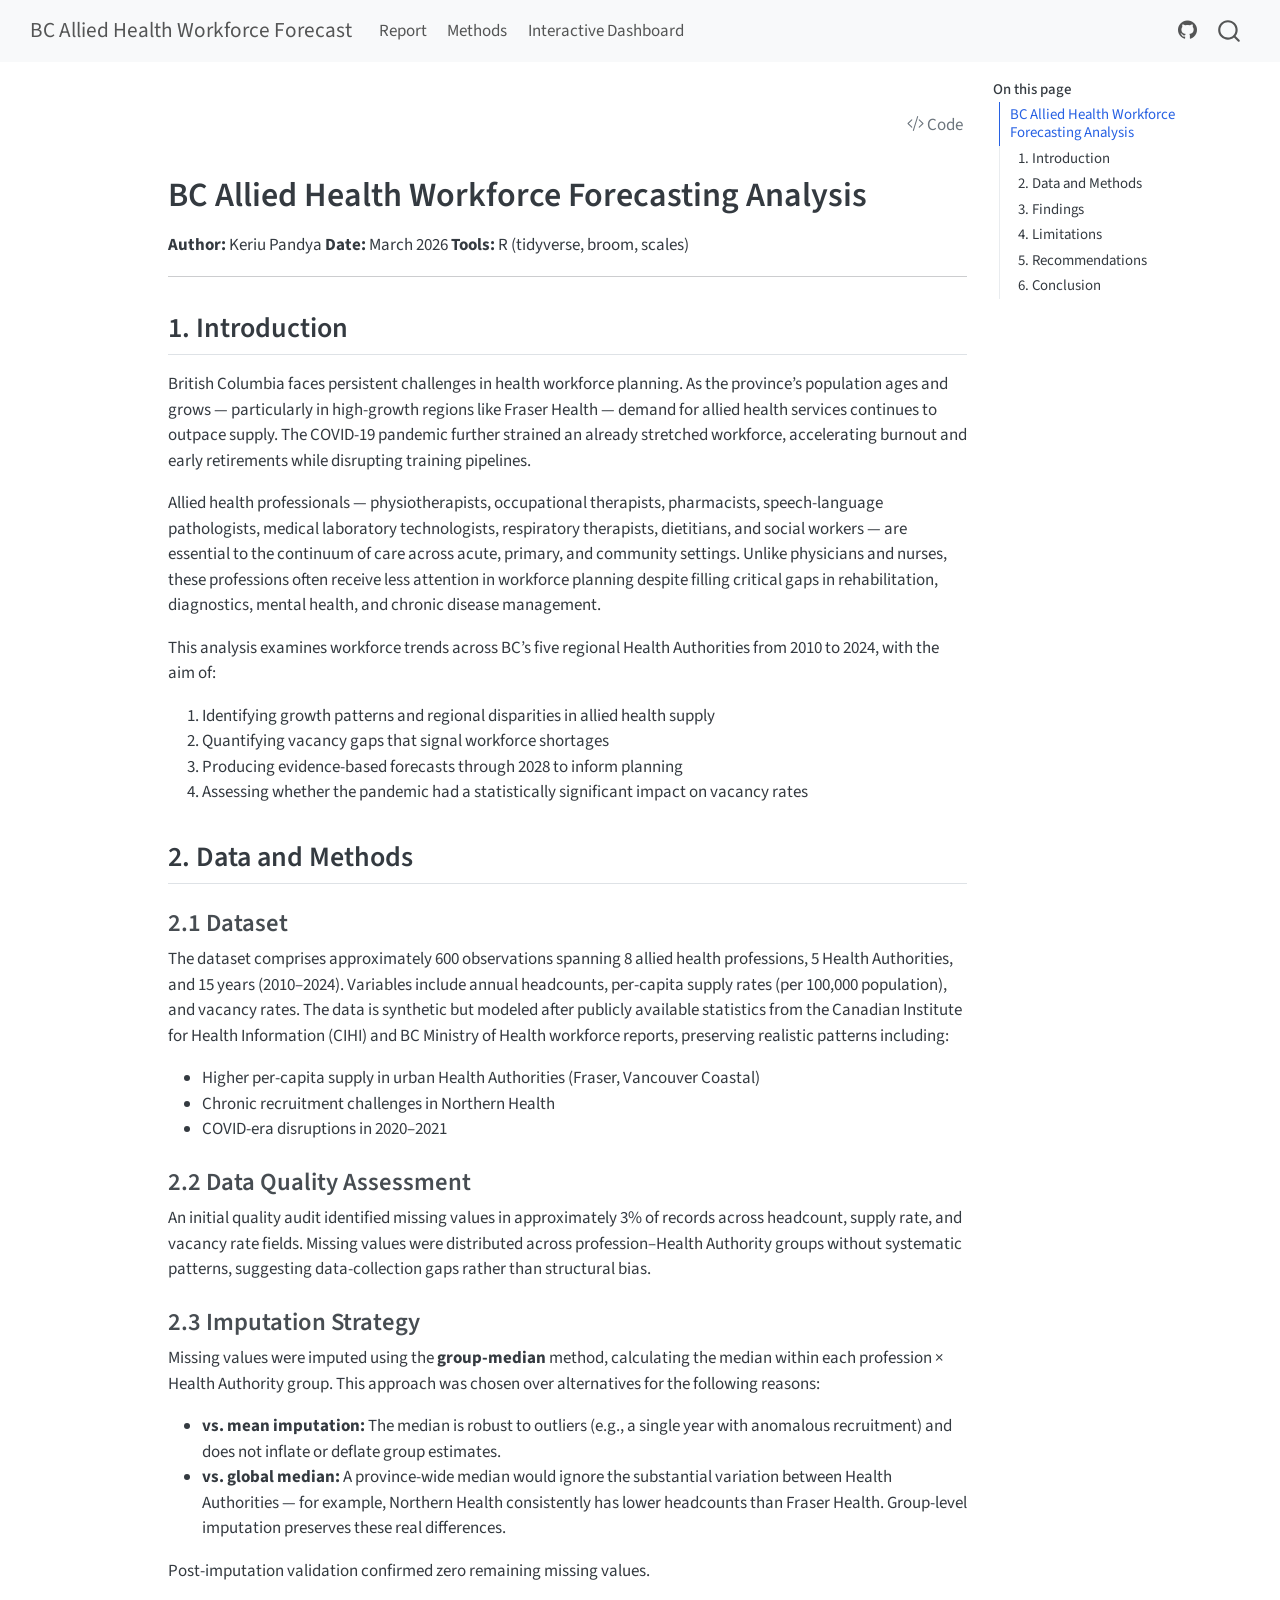
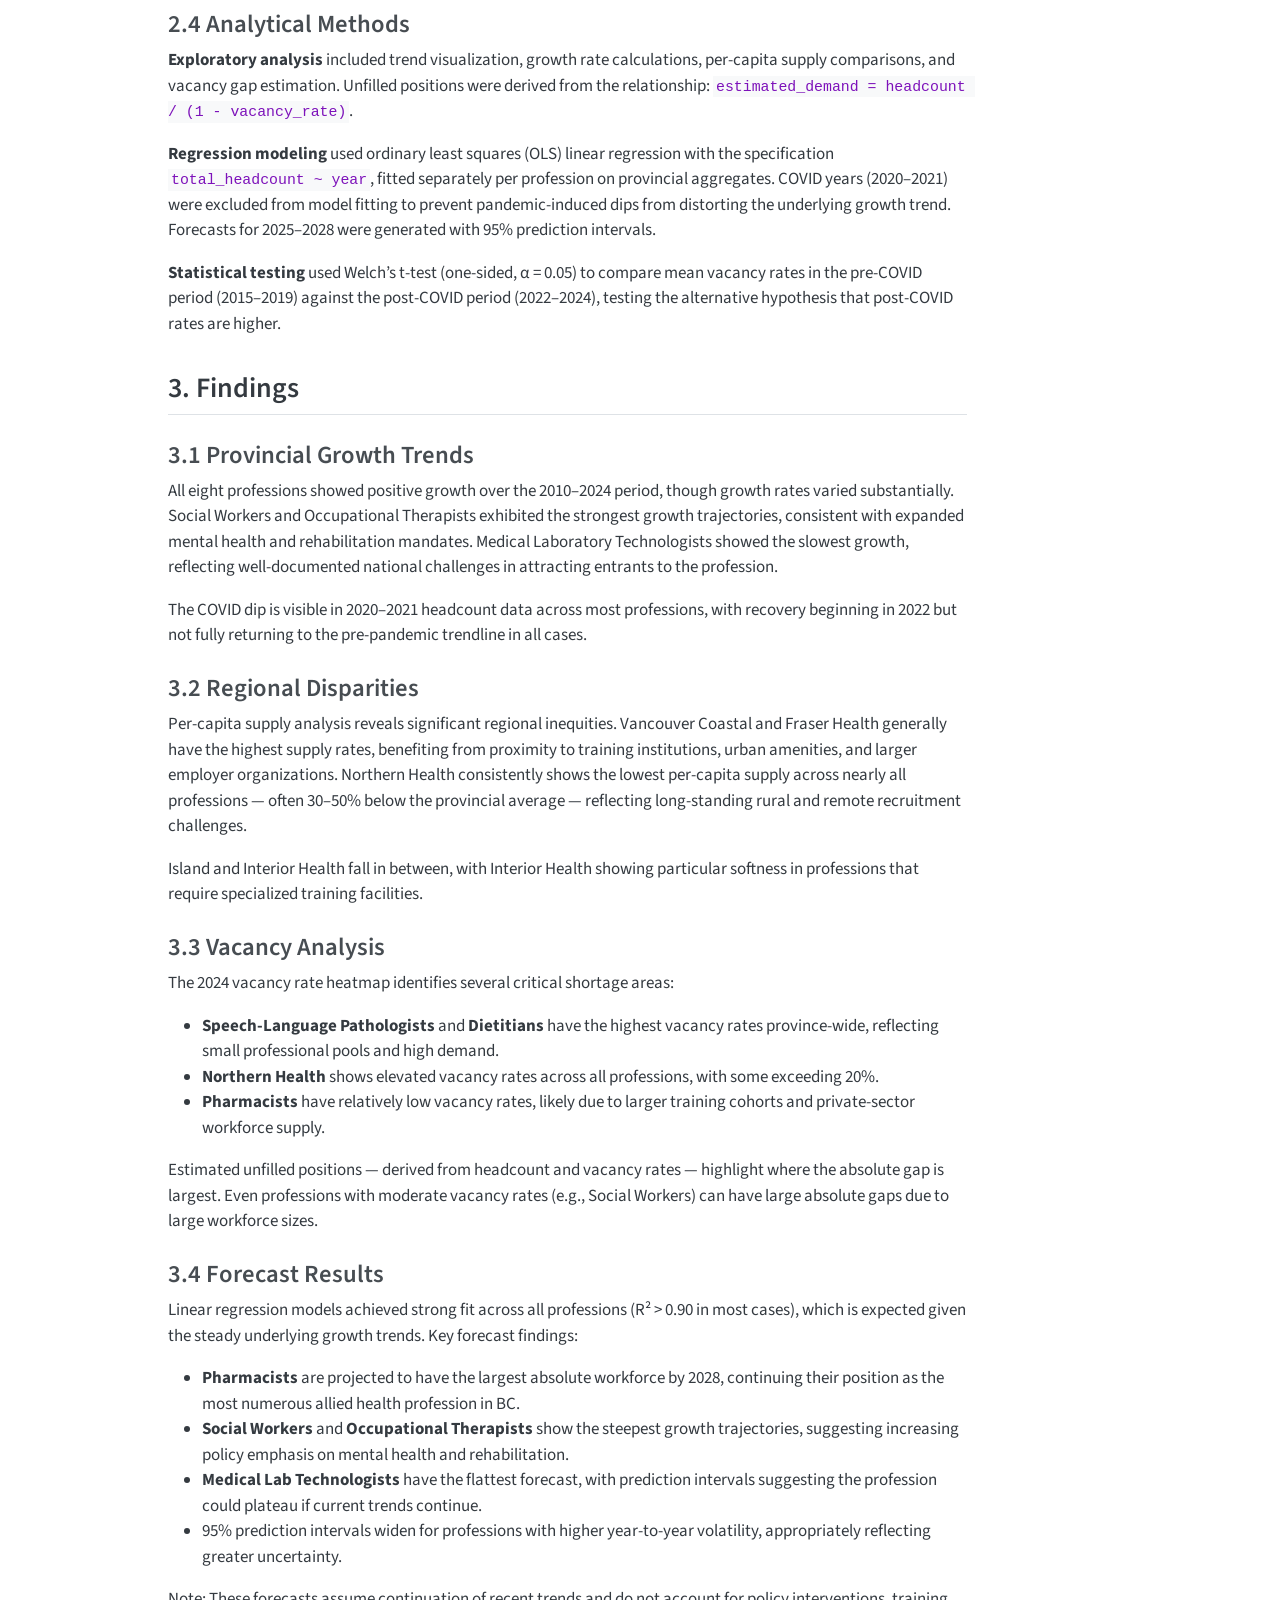
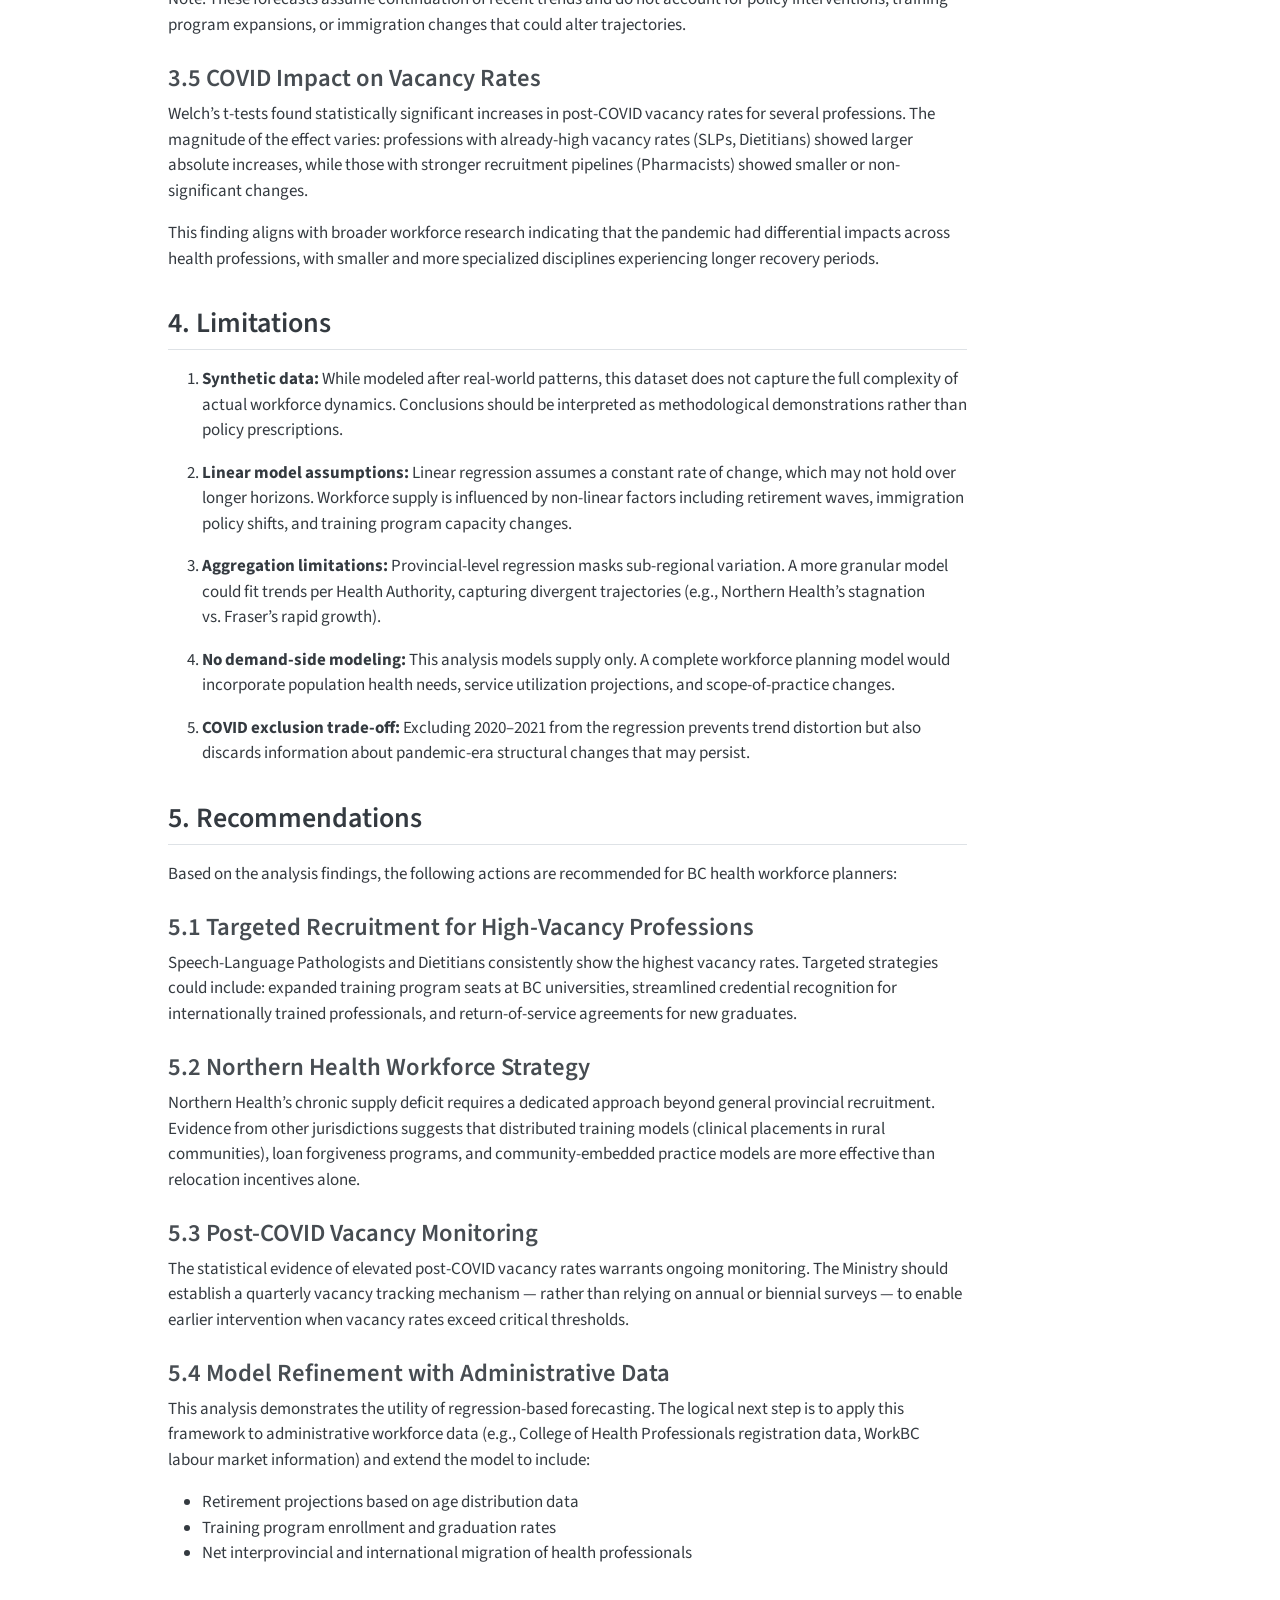
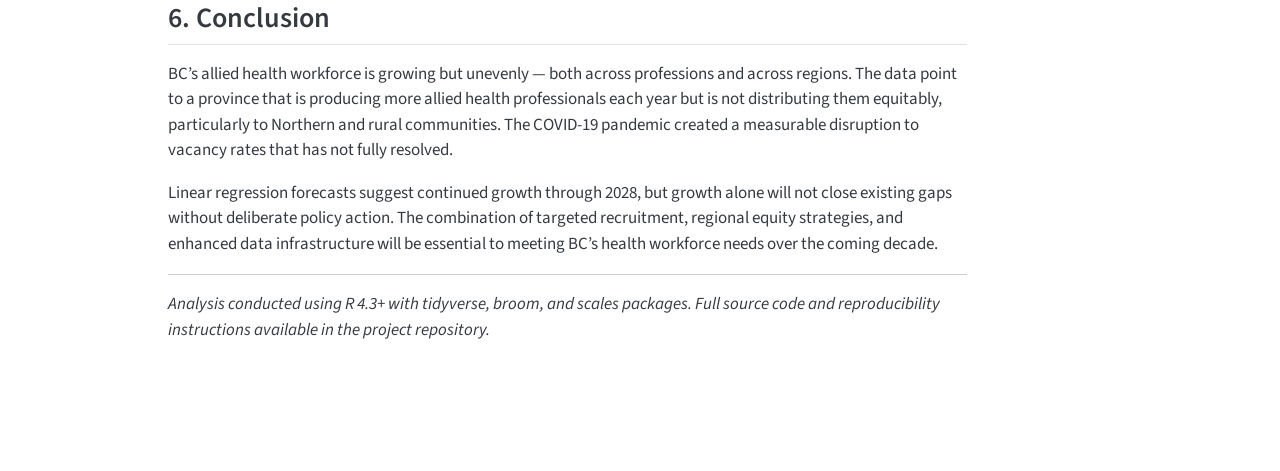
<file: docs/report.html>
<!DOCTYPE html>
<html xmlns="http://www.w3.org/1999/xhtml" lang="en" xml:lang="en"><head>

<meta charset="utf-8">
<meta name="generator" content="quarto-1.7.32">

<meta name="viewport" content="width=device-width, initial-scale=1.0, user-scalable=yes">


<title>report – BC Allied Health Workforce Forecast</title>
<style>
code{white-space: pre-wrap;}
span.smallcaps{font-variant: small-caps;}
div.columns{display: flex; gap: min(4vw, 1.5em);}
div.column{flex: auto; overflow-x: auto;}
div.hanging-indent{margin-left: 1.5em; text-indent: -1.5em;}
ul.task-list{list-style: none;}
ul.task-list li input[type="checkbox"] {
  width: 0.8em;
  margin: 0 0.8em 0.2em -1em; /* quarto-specific, see https://github.com/quarto-dev/quarto-cli/issues/4556 */ 
  vertical-align: middle;
}
/* CSS for syntax highlighting */
html { -webkit-text-size-adjust: 100%; }
pre > code.sourceCode { white-space: pre; position: relative; }
pre > code.sourceCode > span { display: inline-block; line-height: 1.25; }
pre > code.sourceCode > span:empty { height: 1.2em; }
.sourceCode { overflow: visible; }
code.sourceCode > span { color: inherit; text-decoration: inherit; }
div.sourceCode { margin: 1em 0; }
pre.sourceCode { margin: 0; }
@media screen {
div.sourceCode { overflow: auto; }
}
@media print {
pre > code.sourceCode { white-space: pre-wrap; }
pre > code.sourceCode > span { text-indent: -5em; padding-left: 5em; }
}
pre.numberSource code
  { counter-reset: source-line 0; }
pre.numberSource code > span
  { position: relative; left: -4em; counter-increment: source-line; }
pre.numberSource code > span > a:first-child::before
  { content: counter(source-line);
    position: relative; left: -1em; text-align: right; vertical-align: baseline;
    border: none; display: inline-block;
    -webkit-touch-callout: none; -webkit-user-select: none;
    -khtml-user-select: none; -moz-user-select: none;
    -ms-user-select: none; user-select: none;
    padding: 0 4px; width: 4em;
  }
pre.numberSource { margin-left: 3em;  padding-left: 4px; }
div.sourceCode
  {   }
@media screen {
pre > code.sourceCode > span > a:first-child::before { text-decoration: underline; }
}
</style>


<script src="site_libs/quarto-nav/quarto-nav.js"></script>
<script src="site_libs/quarto-nav/headroom.min.js"></script>
<script src="site_libs/clipboard/clipboard.min.js"></script>
<script src="site_libs/quarto-search/autocomplete.umd.js"></script>
<script src="site_libs/quarto-search/fuse.min.js"></script>
<script src="site_libs/quarto-search/quarto-search.js"></script>
<meta name="quarto:offset" content="./">
<script src="site_libs/quarto-html/quarto.js" type="module"></script>
<script src="site_libs/quarto-html/tabsets/tabsets.js" type="module"></script>
<script src="site_libs/quarto-html/popper.min.js"></script>
<script src="site_libs/quarto-html/tippy.umd.min.js"></script>
<script src="site_libs/quarto-html/anchor.min.js"></script>
<link href="site_libs/quarto-html/tippy.css" rel="stylesheet">
<link href="site_libs/quarto-html/quarto-syntax-highlighting-37eea08aefeeee20ff55810ff984fec1.css" rel="stylesheet" id="quarto-text-highlighting-styles">
<script src="site_libs/bootstrap/bootstrap.min.js"></script>
<link href="site_libs/bootstrap/bootstrap-icons.css" rel="stylesheet">
<link href="site_libs/bootstrap/bootstrap-dfb324f25d9b1687192fa8be62ac8f9c.min.css" rel="stylesheet" append-hash="true" id="quarto-bootstrap" data-mode="light">
<script id="quarto-search-options" type="application/json">{
  "location": "navbar",
  "copy-button": false,
  "collapse-after": 3,
  "panel-placement": "end",
  "type": "overlay",
  "limit": 50,
  "keyboard-shortcut": [
    "f",
    "/",
    "s"
  ],
  "show-item-context": false,
  "language": {
    "search-no-results-text": "No results",
    "search-matching-documents-text": "matching documents",
    "search-copy-link-title": "Copy link to search",
    "search-hide-matches-text": "Hide additional matches",
    "search-more-match-text": "more match in this document",
    "search-more-matches-text": "more matches in this document",
    "search-clear-button-title": "Clear",
    "search-text-placeholder": "",
    "search-detached-cancel-button-title": "Cancel",
    "search-submit-button-title": "Submit",
    "search-label": "Search"
  }
}</script>


<link rel="stylesheet" href="styles.css">
</head>

<body class="nav-fixed quarto-light">

<div id="quarto-search-results"></div>
  <header id="quarto-header" class="headroom fixed-top">
    <nav class="navbar navbar-expand-lg " data-bs-theme="dark">
      <div class="navbar-container container-fluid">
      <div class="navbar-brand-container mx-auto">
    <a class="navbar-brand" href="./index.html">
    <span class="navbar-title">BC Allied Health Workforce Forecast</span>
    </a>
  </div>
            <div id="quarto-search" class="" title="Search"></div>
          <button class="navbar-toggler" type="button" data-bs-toggle="collapse" data-bs-target="#navbarCollapse" aria-controls="navbarCollapse" role="menu" aria-expanded="false" aria-label="Toggle navigation" onclick="if (window.quartoToggleHeadroom) { window.quartoToggleHeadroom(); }">
  <span class="navbar-toggler-icon"></span>
</button>
          <div class="collapse navbar-collapse" id="navbarCollapse">
            <ul class="navbar-nav navbar-nav-scroll me-auto">
  <li class="nav-item">
    <a class="nav-link" href="./index.html"> 
<span class="menu-text">Report</span></a>
  </li>  
  <li class="nav-item">
    <a class="nav-link" href="./methods.html"> 
<span class="menu-text">Methods</span></a>
  </li>  
  <li class="nav-item">
    <a class="nav-link" href="https://janhvi-pandya.shinyapps.io/bc-allied-health-forecast/"> 
<span class="menu-text">Interactive Dashboard</span></a>
  </li>  
</ul>
            <ul class="navbar-nav navbar-nav-scroll ms-auto">
  <li class="nav-item compact">
    <a class="nav-link" href="https://github.com/Janhvi-Pandya/bc-allied-health-forecast"> <i class="bi bi-github" role="img">
</i> 
<span class="menu-text"></span></a>
  </li>  
</ul>
          </div> <!-- /navcollapse -->
            <div class="quarto-navbar-tools">
</div>
      </div> <!-- /container-fluid -->
    </nav>
</header>
<!-- content -->
<div id="quarto-content" class="quarto-container page-columns page-rows-contents page-layout-article page-navbar">
<!-- sidebar -->
<!-- margin-sidebar -->
    <div id="quarto-margin-sidebar" class="sidebar margin-sidebar">
        <nav id="TOC" role="doc-toc" class="toc-active">
    <h2 id="toc-title">On this page</h2>
   
  <ul>
  <li><a href="#bc-allied-health-workforce-forecasting-analysis" id="toc-bc-allied-health-workforce-forecasting-analysis" class="nav-link active" data-scroll-target="#bc-allied-health-workforce-forecasting-analysis">BC Allied Health Workforce Forecasting Analysis</a>
  <ul class="collapse">
  <li><a href="#introduction" id="toc-introduction" class="nav-link" data-scroll-target="#introduction">1. Introduction</a></li>
  <li><a href="#data-and-methods" id="toc-data-and-methods" class="nav-link" data-scroll-target="#data-and-methods">2. Data and Methods</a>
  <ul class="collapse">
  <li><a href="#dataset" id="toc-dataset" class="nav-link" data-scroll-target="#dataset">2.1 Dataset</a></li>
  <li><a href="#data-quality-assessment" id="toc-data-quality-assessment" class="nav-link" data-scroll-target="#data-quality-assessment">2.2 Data Quality Assessment</a></li>
  <li><a href="#imputation-strategy" id="toc-imputation-strategy" class="nav-link" data-scroll-target="#imputation-strategy">2.3 Imputation Strategy</a></li>
  <li><a href="#analytical-methods" id="toc-analytical-methods" class="nav-link" data-scroll-target="#analytical-methods">2.4 Analytical Methods</a></li>
  </ul></li>
  <li><a href="#findings" id="toc-findings" class="nav-link" data-scroll-target="#findings">3. Findings</a>
  <ul class="collapse">
  <li><a href="#provincial-growth-trends" id="toc-provincial-growth-trends" class="nav-link" data-scroll-target="#provincial-growth-trends">3.1 Provincial Growth Trends</a></li>
  <li><a href="#regional-disparities" id="toc-regional-disparities" class="nav-link" data-scroll-target="#regional-disparities">3.2 Regional Disparities</a></li>
  <li><a href="#vacancy-analysis" id="toc-vacancy-analysis" class="nav-link" data-scroll-target="#vacancy-analysis">3.3 Vacancy Analysis</a></li>
  <li><a href="#forecast-results" id="toc-forecast-results" class="nav-link" data-scroll-target="#forecast-results">3.4 Forecast Results</a></li>
  <li><a href="#covid-impact-on-vacancy-rates" id="toc-covid-impact-on-vacancy-rates" class="nav-link" data-scroll-target="#covid-impact-on-vacancy-rates">3.5 COVID Impact on Vacancy Rates</a></li>
  </ul></li>
  <li><a href="#limitations" id="toc-limitations" class="nav-link" data-scroll-target="#limitations">4. Limitations</a></li>
  <li><a href="#recommendations" id="toc-recommendations" class="nav-link" data-scroll-target="#recommendations">5. Recommendations</a>
  <ul class="collapse">
  <li><a href="#targeted-recruitment-for-high-vacancy-professions" id="toc-targeted-recruitment-for-high-vacancy-professions" class="nav-link" data-scroll-target="#targeted-recruitment-for-high-vacancy-professions">5.1 Targeted Recruitment for High-Vacancy Professions</a></li>
  <li><a href="#northern-health-workforce-strategy" id="toc-northern-health-workforce-strategy" class="nav-link" data-scroll-target="#northern-health-workforce-strategy">5.2 Northern Health Workforce Strategy</a></li>
  <li><a href="#post-covid-vacancy-monitoring" id="toc-post-covid-vacancy-monitoring" class="nav-link" data-scroll-target="#post-covid-vacancy-monitoring">5.3 Post-COVID Vacancy Monitoring</a></li>
  <li><a href="#model-refinement-with-administrative-data" id="toc-model-refinement-with-administrative-data" class="nav-link" data-scroll-target="#model-refinement-with-administrative-data">5.4 Model Refinement with Administrative Data</a></li>
  </ul></li>
  <li><a href="#conclusion" id="toc-conclusion" class="nav-link" data-scroll-target="#conclusion">6. Conclusion</a></li>
  </ul></li>
  </ul>
</nav>
    </div>
<!-- main -->
<main class="content" id="quarto-document-content"><header id="title-block-header" class="quarto-title-block"><h1 class="title display-7"></h1></header><div class="quarto-title-block"><div class="quarto-title-tools-only"><button type="button" class="btn code-tools-button" id="quarto-code-tools-source"><i class="bi"></i> Code</button></div></div>




<section id="bc-allied-health-workforce-forecasting-analysis" class="level1">
<h1>BC Allied Health Workforce Forecasting Analysis</h1>
<p><strong>Author:</strong> Keriu Pandya <strong>Date:</strong> March 2026 <strong>Tools:</strong> R (tidyverse, broom, scales)</p>
<hr>
<section id="introduction" class="level2">
<h2 class="anchored" data-anchor-id="introduction">1. Introduction</h2>
<p>British Columbia faces persistent challenges in health workforce planning. As the province’s population ages and grows — particularly in high-growth regions like Fraser Health — demand for allied health services continues to outpace supply. The COVID-19 pandemic further strained an already stretched workforce, accelerating burnout and early retirements while disrupting training pipelines.</p>
<p>Allied health professionals — physiotherapists, occupational therapists, pharmacists, speech-language pathologists, medical laboratory technologists, respiratory therapists, dietitians, and social workers — are essential to the continuum of care across acute, primary, and community settings. Unlike physicians and nurses, these professions often receive less attention in workforce planning despite filling critical gaps in rehabilitation, diagnostics, mental health, and chronic disease management.</p>
<p>This analysis examines workforce trends across BC’s five regional Health Authorities from 2010 to 2024, with the aim of:</p>
<ol type="1">
<li>Identifying growth patterns and regional disparities in allied health supply</li>
<li>Quantifying vacancy gaps that signal workforce shortages</li>
<li>Producing evidence-based forecasts through 2028 to inform planning</li>
<li>Assessing whether the pandemic had a statistically significant impact on vacancy rates</li>
</ol>
</section>
<section id="data-and-methods" class="level2">
<h2 class="anchored" data-anchor-id="data-and-methods">2. Data and Methods</h2>
<section id="dataset" class="level3">
<h3 class="anchored" data-anchor-id="dataset">2.1 Dataset</h3>
<p>The dataset comprises approximately 600 observations spanning 8 allied health professions, 5 Health Authorities, and 15 years (2010–2024). Variables include annual headcounts, per-capita supply rates (per 100,000 population), and vacancy rates. The data is synthetic but modeled after publicly available statistics from the Canadian Institute for Health Information (CIHI) and BC Ministry of Health workforce reports, preserving realistic patterns including:</p>
<ul>
<li>Higher per-capita supply in urban Health Authorities (Fraser, Vancouver Coastal)</li>
<li>Chronic recruitment challenges in Northern Health</li>
<li>COVID-era disruptions in 2020–2021</li>
</ul>
</section>
<section id="data-quality-assessment" class="level3">
<h3 class="anchored" data-anchor-id="data-quality-assessment">2.2 Data Quality Assessment</h3>
<p>An initial quality audit identified missing values in approximately 3% of records across headcount, supply rate, and vacancy rate fields. Missing values were distributed across profession–Health Authority groups without systematic patterns, suggesting data-collection gaps rather than structural bias.</p>
</section>
<section id="imputation-strategy" class="level3">
<h3 class="anchored" data-anchor-id="imputation-strategy">2.3 Imputation Strategy</h3>
<p>Missing values were imputed using the <strong>group-median</strong> method, calculating the median within each profession × Health Authority group. This approach was chosen over alternatives for the following reasons:</p>
<ul>
<li><strong>vs.&nbsp;mean imputation:</strong> The median is robust to outliers (e.g., a single year with anomalous recruitment) and does not inflate or deflate group estimates.</li>
<li><strong>vs.&nbsp;global median:</strong> A province-wide median would ignore the substantial variation between Health Authorities — for example, Northern Health consistently has lower headcounts than Fraser Health. Group-level imputation preserves these real differences.</li>
</ul>
<p>Post-imputation validation confirmed zero remaining missing values.</p>
</section>
<section id="analytical-methods" class="level3">
<h3 class="anchored" data-anchor-id="analytical-methods">2.4 Analytical Methods</h3>
<p><strong>Exploratory analysis</strong> included trend visualization, growth rate calculations, per-capita supply comparisons, and vacancy gap estimation. Unfilled positions were derived from the relationship: <code>estimated_demand = headcount / (1 - vacancy_rate)</code>.</p>
<p><strong>Regression modeling</strong> used ordinary least squares (OLS) linear regression with the specification <code>total_headcount ~ year</code>, fitted separately per profession on provincial aggregates. COVID years (2020–2021) were excluded from model fitting to prevent pandemic-induced dips from distorting the underlying growth trend. Forecasts for 2025–2028 were generated with 95% prediction intervals.</p>
<p><strong>Statistical testing</strong> used Welch’s t-test (one-sided, α = 0.05) to compare mean vacancy rates in the pre-COVID period (2015–2019) against the post-COVID period (2022–2024), testing the alternative hypothesis that post-COVID rates are higher.</p>
</section>
</section>
<section id="findings" class="level2">
<h2 class="anchored" data-anchor-id="findings">3. Findings</h2>
<section id="provincial-growth-trends" class="level3">
<h3 class="anchored" data-anchor-id="provincial-growth-trends">3.1 Provincial Growth Trends</h3>
<p>All eight professions showed positive growth over the 2010–2024 period, though growth rates varied substantially. Social Workers and Occupational Therapists exhibited the strongest growth trajectories, consistent with expanded mental health and rehabilitation mandates. Medical Laboratory Technologists showed the slowest growth, reflecting well-documented national challenges in attracting entrants to the profession.</p>
<p>The COVID dip is visible in 2020–2021 headcount data across most professions, with recovery beginning in 2022 but not fully returning to the pre-pandemic trendline in all cases.</p>
</section>
<section id="regional-disparities" class="level3">
<h3 class="anchored" data-anchor-id="regional-disparities">3.2 Regional Disparities</h3>
<p>Per-capita supply analysis reveals significant regional inequities. Vancouver Coastal and Fraser Health generally have the highest supply rates, benefiting from proximity to training institutions, urban amenities, and larger employer organizations. Northern Health consistently shows the lowest per-capita supply across nearly all professions — often 30–50% below the provincial average — reflecting long-standing rural and remote recruitment challenges.</p>
<p>Island and Interior Health fall in between, with Interior Health showing particular softness in professions that require specialized training facilities.</p>
</section>
<section id="vacancy-analysis" class="level3">
<h3 class="anchored" data-anchor-id="vacancy-analysis">3.3 Vacancy Analysis</h3>
<p>The 2024 vacancy rate heatmap identifies several critical shortage areas:</p>
<ul>
<li><strong>Speech-Language Pathologists</strong> and <strong>Dietitians</strong> have the highest vacancy rates province-wide, reflecting small professional pools and high demand.</li>
<li><strong>Northern Health</strong> shows elevated vacancy rates across all professions, with some exceeding 20%.</li>
<li><strong>Pharmacists</strong> have relatively low vacancy rates, likely due to larger training cohorts and private-sector workforce supply.</li>
</ul>
<p>Estimated unfilled positions — derived from headcount and vacancy rates — highlight where the absolute gap is largest. Even professions with moderate vacancy rates (e.g., Social Workers) can have large absolute gaps due to large workforce sizes.</p>
</section>
<section id="forecast-results" class="level3">
<h3 class="anchored" data-anchor-id="forecast-results">3.4 Forecast Results</h3>
<p>Linear regression models achieved strong fit across all professions (R² &gt; 0.90 in most cases), which is expected given the steady underlying growth trends. Key forecast findings:</p>
<ul>
<li><strong>Pharmacists</strong> are projected to have the largest absolute workforce by 2028, continuing their position as the most numerous allied health profession in BC.</li>
<li><strong>Social Workers</strong> and <strong>Occupational Therapists</strong> show the steepest growth trajectories, suggesting increasing policy emphasis on mental health and rehabilitation.</li>
<li><strong>Medical Lab Technologists</strong> have the flattest forecast, with prediction intervals suggesting the profession could plateau if current trends continue.</li>
<li>95% prediction intervals widen for professions with higher year-to-year volatility, appropriately reflecting greater uncertainty.</li>
</ul>
<p>Note: These forecasts assume continuation of recent trends and do not account for policy interventions, training program expansions, or immigration changes that could alter trajectories.</p>
</section>
<section id="covid-impact-on-vacancy-rates" class="level3">
<h3 class="anchored" data-anchor-id="covid-impact-on-vacancy-rates">3.5 COVID Impact on Vacancy Rates</h3>
<p>Welch’s t-tests found statistically significant increases in post-COVID vacancy rates for several professions. The magnitude of the effect varies: professions with already-high vacancy rates (SLPs, Dietitians) showed larger absolute increases, while those with stronger recruitment pipelines (Pharmacists) showed smaller or non-significant changes.</p>
<p>This finding aligns with broader workforce research indicating that the pandemic had differential impacts across health professions, with smaller and more specialized disciplines experiencing longer recovery periods.</p>
</section>
</section>
<section id="limitations" class="level2">
<h2 class="anchored" data-anchor-id="limitations">4. Limitations</h2>
<ol type="1">
<li><p><strong>Synthetic data:</strong> While modeled after real-world patterns, this dataset does not capture the full complexity of actual workforce dynamics. Conclusions should be interpreted as methodological demonstrations rather than policy prescriptions.</p></li>
<li><p><strong>Linear model assumptions:</strong> Linear regression assumes a constant rate of change, which may not hold over longer horizons. Workforce supply is influenced by non-linear factors including retirement waves, immigration policy shifts, and training program capacity changes.</p></li>
<li><p><strong>Aggregation limitations:</strong> Provincial-level regression masks sub-regional variation. A more granular model could fit trends per Health Authority, capturing divergent trajectories (e.g., Northern Health’s stagnation vs.&nbsp;Fraser’s rapid growth).</p></li>
<li><p><strong>No demand-side modeling:</strong> This analysis models supply only. A complete workforce planning model would incorporate population health needs, service utilization projections, and scope-of-practice changes.</p></li>
<li><p><strong>COVID exclusion trade-off:</strong> Excluding 2020–2021 from the regression prevents trend distortion but also discards information about pandemic-era structural changes that may persist.</p></li>
</ol>
</section>
<section id="recommendations" class="level2">
<h2 class="anchored" data-anchor-id="recommendations">5. Recommendations</h2>
<p>Based on the analysis findings, the following actions are recommended for BC health workforce planners:</p>
<section id="targeted-recruitment-for-high-vacancy-professions" class="level3">
<h3 class="anchored" data-anchor-id="targeted-recruitment-for-high-vacancy-professions">5.1 Targeted Recruitment for High-Vacancy Professions</h3>
<p>Speech-Language Pathologists and Dietitians consistently show the highest vacancy rates. Targeted strategies could include: expanded training program seats at BC universities, streamlined credential recognition for internationally trained professionals, and return-of-service agreements for new graduates.</p>
</section>
<section id="northern-health-workforce-strategy" class="level3">
<h3 class="anchored" data-anchor-id="northern-health-workforce-strategy">5.2 Northern Health Workforce Strategy</h3>
<p>Northern Health’s chronic supply deficit requires a dedicated approach beyond general provincial recruitment. Evidence from other jurisdictions suggests that distributed training models (clinical placements in rural communities), loan forgiveness programs, and community-embedded practice models are more effective than relocation incentives alone.</p>
</section>
<section id="post-covid-vacancy-monitoring" class="level3">
<h3 class="anchored" data-anchor-id="post-covid-vacancy-monitoring">5.3 Post-COVID Vacancy Monitoring</h3>
<p>The statistical evidence of elevated post-COVID vacancy rates warrants ongoing monitoring. The Ministry should establish a quarterly vacancy tracking mechanism — rather than relying on annual or biennial surveys — to enable earlier intervention when vacancy rates exceed critical thresholds.</p>
</section>
<section id="model-refinement-with-administrative-data" class="level3">
<h3 class="anchored" data-anchor-id="model-refinement-with-administrative-data">5.4 Model Refinement with Administrative Data</h3>
<p>This analysis demonstrates the utility of regression-based forecasting. The logical next step is to apply this framework to administrative workforce data (e.g., College of Health Professionals registration data, WorkBC labour market information) and extend the model to include:</p>
<ul>
<li>Retirement projections based on age distribution data</li>
<li>Training program enrollment and graduation rates</li>
<li>Net interprovincial and international migration of health professionals</li>
</ul>
</section>
</section>
<section id="conclusion" class="level2">
<h2 class="anchored" data-anchor-id="conclusion">6. Conclusion</h2>
<p>BC’s allied health workforce is growing but unevenly — both across professions and across regions. The data point to a province that is producing more allied health professionals each year but is not distributing them equitably, particularly to Northern and rural communities. The COVID-19 pandemic created a measurable disruption to vacancy rates that has not fully resolved.</p>
<p>Linear regression forecasts suggest continued growth through 2028, but growth alone will not close existing gaps without deliberate policy action. The combination of targeted recruitment, regional equity strategies, and enhanced data infrastructure will be essential to meeting BC’s health workforce needs over the coming decade.</p>
<hr>
<p><em>Analysis conducted using R 4.3+ with tidyverse, broom, and scales packages. Full source code and reproducibility instructions available in the project repository.</em></p>


<!-- -->

</section>
</section>

</main> <!-- /main -->
<script id="quarto-html-after-body" type="application/javascript">
  window.document.addEventListener("DOMContentLoaded", function (event) {
    const icon = "";
    const anchorJS = new window.AnchorJS();
    anchorJS.options = {
      placement: 'right',
      icon: icon
    };
    anchorJS.add('.anchored');
    const isCodeAnnotation = (el) => {
      for (const clz of el.classList) {
        if (clz.startsWith('code-annotation-')) {                     
          return true;
        }
      }
      return false;
    }
    const onCopySuccess = function(e) {
      // button target
      const button = e.trigger;
      // don't keep focus
      button.blur();
      // flash "checked"
      button.classList.add('code-copy-button-checked');
      var currentTitle = button.getAttribute("title");
      button.setAttribute("title", "Copied!");
      let tooltip;
      if (window.bootstrap) {
        button.setAttribute("data-bs-toggle", "tooltip");
        button.setAttribute("data-bs-placement", "left");
        button.setAttribute("data-bs-title", "Copied!");
        tooltip = new bootstrap.Tooltip(button, 
          { trigger: "manual", 
            customClass: "code-copy-button-tooltip",
            offset: [0, -8]});
        tooltip.show();    
      }
      setTimeout(function() {
        if (tooltip) {
          tooltip.hide();
          button.removeAttribute("data-bs-title");
          button.removeAttribute("data-bs-toggle");
          button.removeAttribute("data-bs-placement");
        }
        button.setAttribute("title", currentTitle);
        button.classList.remove('code-copy-button-checked');
      }, 1000);
      // clear code selection
      e.clearSelection();
    }
    const getTextToCopy = function(trigger) {
        const codeEl = trigger.previousElementSibling.cloneNode(true);
        for (const childEl of codeEl.children) {
          if (isCodeAnnotation(childEl)) {
            childEl.remove();
          }
        }
        return codeEl.innerText;
    }
    const clipboard = new window.ClipboardJS('.code-copy-button:not([data-in-quarto-modal])', {
      text: getTextToCopy
    });
    clipboard.on('success', onCopySuccess);
    if (window.document.getElementById('quarto-embedded-source-code-modal')) {
      const clipboardModal = new window.ClipboardJS('.code-copy-button[data-in-quarto-modal]', {
        text: getTextToCopy,
        container: window.document.getElementById('quarto-embedded-source-code-modal')
      });
      clipboardModal.on('success', onCopySuccess);
    }
    const viewSource = window.document.getElementById('quarto-view-source') ||
                       window.document.getElementById('quarto-code-tools-source');
    if (viewSource) {
      const sourceUrl = viewSource.getAttribute("data-quarto-source-url");
      viewSource.addEventListener("click", function(e) {
        if (sourceUrl) {
          // rstudio viewer pane
          if (/\bcapabilities=\b/.test(window.location)) {
            window.open(sourceUrl);
          } else {
            window.location.href = sourceUrl;
          }
        } else {
          const modal = new bootstrap.Modal(document.getElementById('quarto-embedded-source-code-modal'));
          modal.show();
        }
        return false;
      });
    }
    function toggleCodeHandler(show) {
      return function(e) {
        const detailsSrc = window.document.querySelectorAll(".cell > details > .sourceCode");
        for (let i=0; i<detailsSrc.length; i++) {
          const details = detailsSrc[i].parentElement;
          if (show) {
            details.open = true;
          } else {
            details.removeAttribute("open");
          }
        }
        const cellCodeDivs = window.document.querySelectorAll(".cell > .sourceCode");
        const fromCls = show ? "hidden" : "unhidden";
        const toCls = show ? "unhidden" : "hidden";
        for (let i=0; i<cellCodeDivs.length; i++) {
          const codeDiv = cellCodeDivs[i];
          if (codeDiv.classList.contains(fromCls)) {
            codeDiv.classList.remove(fromCls);
            codeDiv.classList.add(toCls);
          } 
        }
        return false;
      }
    }
    const hideAllCode = window.document.getElementById("quarto-hide-all-code");
    if (hideAllCode) {
      hideAllCode.addEventListener("click", toggleCodeHandler(false));
    }
    const showAllCode = window.document.getElementById("quarto-show-all-code");
    if (showAllCode) {
      showAllCode.addEventListener("click", toggleCodeHandler(true));
    }
      var localhostRegex = new RegExp(/^(?:http|https):\/\/localhost\:?[0-9]*\//);
      var mailtoRegex = new RegExp(/^mailto:/);
        var filterRegex = new RegExp('/' + window.location.host + '/');
      var isInternal = (href) => {
          return filterRegex.test(href) || localhostRegex.test(href) || mailtoRegex.test(href);
      }
      // Inspect non-navigation links and adorn them if external
     var links = window.document.querySelectorAll('a[href]:not(.nav-link):not(.navbar-brand):not(.toc-action):not(.sidebar-link):not(.sidebar-item-toggle):not(.pagination-link):not(.no-external):not([aria-hidden]):not(.dropdown-item):not(.quarto-navigation-tool):not(.about-link)');
      for (var i=0; i<links.length; i++) {
        const link = links[i];
        if (!isInternal(link.href)) {
          // undo the damage that might have been done by quarto-nav.js in the case of
          // links that we want to consider external
          if (link.dataset.originalHref !== undefined) {
            link.href = link.dataset.originalHref;
          }
        }
      }
    function tippyHover(el, contentFn, onTriggerFn, onUntriggerFn) {
      const config = {
        allowHTML: true,
        maxWidth: 500,
        delay: 100,
        arrow: false,
        appendTo: function(el) {
            return el.parentElement;
        },
        interactive: true,
        interactiveBorder: 10,
        theme: 'quarto',
        placement: 'bottom-start',
      };
      if (contentFn) {
        config.content = contentFn;
      }
      if (onTriggerFn) {
        config.onTrigger = onTriggerFn;
      }
      if (onUntriggerFn) {
        config.onUntrigger = onUntriggerFn;
      }
      window.tippy(el, config); 
    }
    const noterefs = window.document.querySelectorAll('a[role="doc-noteref"]');
    for (var i=0; i<noterefs.length; i++) {
      const ref = noterefs[i];
      tippyHover(ref, function() {
        // use id or data attribute instead here
        let href = ref.getAttribute('data-footnote-href') || ref.getAttribute('href');
        try { href = new URL(href).hash; } catch {}
        const id = href.replace(/^#\/?/, "");
        const note = window.document.getElementById(id);
        if (note) {
          return note.innerHTML;
        } else {
          return "";
        }
      });
    }
    const xrefs = window.document.querySelectorAll('a.quarto-xref');
    const processXRef = (id, note) => {
      // Strip column container classes
      const stripColumnClz = (el) => {
        el.classList.remove("page-full", "page-columns");
        if (el.children) {
          for (const child of el.children) {
            stripColumnClz(child);
          }
        }
      }
      stripColumnClz(note)
      if (id === null || id.startsWith('sec-')) {
        // Special case sections, only their first couple elements
        const container = document.createElement("div");
        if (note.children && note.children.length > 2) {
          container.appendChild(note.children[0].cloneNode(true));
          for (let i = 1; i < note.children.length; i++) {
            const child = note.children[i];
            if (child.tagName === "P" && child.innerText === "") {
              continue;
            } else {
              container.appendChild(child.cloneNode(true));
              break;
            }
          }
          if (window.Quarto?.typesetMath) {
            window.Quarto.typesetMath(container);
          }
          return container.innerHTML
        } else {
          if (window.Quarto?.typesetMath) {
            window.Quarto.typesetMath(note);
          }
          return note.innerHTML;
        }
      } else {
        // Remove any anchor links if they are present
        const anchorLink = note.querySelector('a.anchorjs-link');
        if (anchorLink) {
          anchorLink.remove();
        }
        if (window.Quarto?.typesetMath) {
          window.Quarto.typesetMath(note);
        }
        if (note.classList.contains("callout")) {
          return note.outerHTML;
        } else {
          return note.innerHTML;
        }
      }
    }
    for (var i=0; i<xrefs.length; i++) {
      const xref = xrefs[i];
      tippyHover(xref, undefined, function(instance) {
        instance.disable();
        let url = xref.getAttribute('href');
        let hash = undefined; 
        if (url.startsWith('#')) {
          hash = url;
        } else {
          try { hash = new URL(url).hash; } catch {}
        }
        if (hash) {
          const id = hash.replace(/^#\/?/, "");
          const note = window.document.getElementById(id);
          if (note !== null) {
            try {
              const html = processXRef(id, note.cloneNode(true));
              instance.setContent(html);
            } finally {
              instance.enable();
              instance.show();
            }
          } else {
            // See if we can fetch this
            fetch(url.split('#')[0])
            .then(res => res.text())
            .then(html => {
              const parser = new DOMParser();
              const htmlDoc = parser.parseFromString(html, "text/html");
              const note = htmlDoc.getElementById(id);
              if (note !== null) {
                const html = processXRef(id, note);
                instance.setContent(html);
              } 
            }).finally(() => {
              instance.enable();
              instance.show();
            });
          }
        } else {
          // See if we can fetch a full url (with no hash to target)
          // This is a special case and we should probably do some content thinning / targeting
          fetch(url)
          .then(res => res.text())
          .then(html => {
            const parser = new DOMParser();
            const htmlDoc = parser.parseFromString(html, "text/html");
            const note = htmlDoc.querySelector('main.content');
            if (note !== null) {
              // This should only happen for chapter cross references
              // (since there is no id in the URL)
              // remove the first header
              if (note.children.length > 0 && note.children[0].tagName === "HEADER") {
                note.children[0].remove();
              }
              const html = processXRef(null, note);
              instance.setContent(html);
            } 
          }).finally(() => {
            instance.enable();
            instance.show();
          });
        }
      }, function(instance) {
      });
    }
        let selectedAnnoteEl;
        const selectorForAnnotation = ( cell, annotation) => {
          let cellAttr = 'data-code-cell="' + cell + '"';
          let lineAttr = 'data-code-annotation="' +  annotation + '"';
          const selector = 'span[' + cellAttr + '][' + lineAttr + ']';
          return selector;
        }
        const selectCodeLines = (annoteEl) => {
          const doc = window.document;
          const targetCell = annoteEl.getAttribute("data-target-cell");
          const targetAnnotation = annoteEl.getAttribute("data-target-annotation");
          const annoteSpan = window.document.querySelector(selectorForAnnotation(targetCell, targetAnnotation));
          const lines = annoteSpan.getAttribute("data-code-lines").split(",");
          const lineIds = lines.map((line) => {
            return targetCell + "-" + line;
          })
          let top = null;
          let height = null;
          let parent = null;
          if (lineIds.length > 0) {
              //compute the position of the single el (top and bottom and make a div)
              const el = window.document.getElementById(lineIds[0]);
              top = el.offsetTop;
              height = el.offsetHeight;
              parent = el.parentElement.parentElement;
            if (lineIds.length > 1) {
              const lastEl = window.document.getElementById(lineIds[lineIds.length - 1]);
              const bottom = lastEl.offsetTop + lastEl.offsetHeight;
              height = bottom - top;
            }
            if (top !== null && height !== null && parent !== null) {
              // cook up a div (if necessary) and position it 
              let div = window.document.getElementById("code-annotation-line-highlight");
              if (div === null) {
                div = window.document.createElement("div");
                div.setAttribute("id", "code-annotation-line-highlight");
                div.style.position = 'absolute';
                parent.appendChild(div);
              }
              div.style.top = top - 2 + "px";
              div.style.height = height + 4 + "px";
              div.style.left = 0;
              let gutterDiv = window.document.getElementById("code-annotation-line-highlight-gutter");
              if (gutterDiv === null) {
                gutterDiv = window.document.createElement("div");
                gutterDiv.setAttribute("id", "code-annotation-line-highlight-gutter");
                gutterDiv.style.position = 'absolute';
                const codeCell = window.document.getElementById(targetCell);
                const gutter = codeCell.querySelector('.code-annotation-gutter');
                gutter.appendChild(gutterDiv);
              }
              gutterDiv.style.top = top - 2 + "px";
              gutterDiv.style.height = height + 4 + "px";
            }
            selectedAnnoteEl = annoteEl;
          }
        };
        const unselectCodeLines = () => {
          const elementsIds = ["code-annotation-line-highlight", "code-annotation-line-highlight-gutter"];
          elementsIds.forEach((elId) => {
            const div = window.document.getElementById(elId);
            if (div) {
              div.remove();
            }
          });
          selectedAnnoteEl = undefined;
        };
          // Handle positioning of the toggle
      window.addEventListener(
        "resize",
        throttle(() => {
          elRect = undefined;
          if (selectedAnnoteEl) {
            selectCodeLines(selectedAnnoteEl);
          }
        }, 10)
      );
      function throttle(fn, ms) {
      let throttle = false;
      let timer;
        return (...args) => {
          if(!throttle) { // first call gets through
              fn.apply(this, args);
              throttle = true;
          } else { // all the others get throttled
              if(timer) clearTimeout(timer); // cancel #2
              timer = setTimeout(() => {
                fn.apply(this, args);
                timer = throttle = false;
              }, ms);
          }
        };
      }
        // Attach click handler to the DT
        const annoteDls = window.document.querySelectorAll('dt[data-target-cell]');
        for (const annoteDlNode of annoteDls) {
          annoteDlNode.addEventListener('click', (event) => {
            const clickedEl = event.target;
            if (clickedEl !== selectedAnnoteEl) {
              unselectCodeLines();
              const activeEl = window.document.querySelector('dt[data-target-cell].code-annotation-active');
              if (activeEl) {
                activeEl.classList.remove('code-annotation-active');
              }
              selectCodeLines(clickedEl);
              clickedEl.classList.add('code-annotation-active');
            } else {
              // Unselect the line
              unselectCodeLines();
              clickedEl.classList.remove('code-annotation-active');
            }
          });
        }
    const findCites = (el) => {
      const parentEl = el.parentElement;
      if (parentEl) {
        const cites = parentEl.dataset.cites;
        if (cites) {
          return {
            el,
            cites: cites.split(' ')
          };
        } else {
          return findCites(el.parentElement)
        }
      } else {
        return undefined;
      }
    };
    var bibliorefs = window.document.querySelectorAll('a[role="doc-biblioref"]');
    for (var i=0; i<bibliorefs.length; i++) {
      const ref = bibliorefs[i];
      const citeInfo = findCites(ref);
      if (citeInfo) {
        tippyHover(citeInfo.el, function() {
          var popup = window.document.createElement('div');
          citeInfo.cites.forEach(function(cite) {
            var citeDiv = window.document.createElement('div');
            citeDiv.classList.add('hanging-indent');
            citeDiv.classList.add('csl-entry');
            var biblioDiv = window.document.getElementById('ref-' + cite);
            if (biblioDiv) {
              citeDiv.innerHTML = biblioDiv.innerHTML;
            }
            popup.appendChild(citeDiv);
          });
          return popup.innerHTML;
        });
      }
    }
  });
  </script><div class="modal fade" id="quarto-embedded-source-code-modal" tabindex="-1" aria-labelledby="quarto-embedded-source-code-modal-label" aria-hidden="true"><div class="modal-dialog modal-dialog-scrollable"><div class="modal-content"><div class="modal-header"><h5 class="modal-title" id="quarto-embedded-source-code-modal-label">Source Code</h5><button class="btn-close" data-bs-dismiss="modal"></button></div><div class="modal-body"><div class="">
<div class="sourceCode" id="cb1" data-shortcodes="false"><pre class="sourceCode markdown code-with-copy"><code class="sourceCode markdown"><span id="cb1-1"><a href="#cb1-1" aria-hidden="true" tabindex="-1"></a><span class="fu"># BC Allied Health Workforce Forecasting Analysis</span></span>
<span id="cb1-2"><a href="#cb1-2" aria-hidden="true" tabindex="-1"></a></span>
<span id="cb1-3"><a href="#cb1-3" aria-hidden="true" tabindex="-1"></a>**Author:** Keriu Pandya</span>
<span id="cb1-4"><a href="#cb1-4" aria-hidden="true" tabindex="-1"></a>**Date:** March 2026</span>
<span id="cb1-5"><a href="#cb1-5" aria-hidden="true" tabindex="-1"></a>**Tools:** R (tidyverse, broom, scales)</span>
<span id="cb1-6"><a href="#cb1-6" aria-hidden="true" tabindex="-1"></a></span>
<span id="cb1-7"><a href="#cb1-7" aria-hidden="true" tabindex="-1"></a>---</span>
<span id="cb1-8"><a href="#cb1-8" aria-hidden="true" tabindex="-1"></a></span>
<span id="cb1-9"><a href="#cb1-9" aria-hidden="true" tabindex="-1"></a><span class="fu">## 1. Introduction</span></span>
<span id="cb1-10"><a href="#cb1-10" aria-hidden="true" tabindex="-1"></a></span>
<span id="cb1-11"><a href="#cb1-11" aria-hidden="true" tabindex="-1"></a>British Columbia faces persistent challenges in health workforce planning. As the province's population ages and grows — particularly in high-growth regions like Fraser Health — demand for allied health services continues to outpace supply. The COVID-19 pandemic further strained an already stretched workforce, accelerating burnout and early retirements while disrupting training pipelines.</span>
<span id="cb1-12"><a href="#cb1-12" aria-hidden="true" tabindex="-1"></a></span>
<span id="cb1-13"><a href="#cb1-13" aria-hidden="true" tabindex="-1"></a>Allied health professionals — physiotherapists, occupational therapists, pharmacists, speech-language pathologists, medical laboratory technologists, respiratory therapists, dietitians, and social workers — are essential to the continuum of care across acute, primary, and community settings. Unlike physicians and nurses, these professions often receive less attention in workforce planning despite filling critical gaps in rehabilitation, diagnostics, mental health, and chronic disease management.</span>
<span id="cb1-14"><a href="#cb1-14" aria-hidden="true" tabindex="-1"></a></span>
<span id="cb1-15"><a href="#cb1-15" aria-hidden="true" tabindex="-1"></a>This analysis examines workforce trends across BC's five regional Health Authorities from 2010 to 2024, with the aim of:</span>
<span id="cb1-16"><a href="#cb1-16" aria-hidden="true" tabindex="-1"></a></span>
<span id="cb1-17"><a href="#cb1-17" aria-hidden="true" tabindex="-1"></a><span class="ss">1. </span>Identifying growth patterns and regional disparities in allied health supply</span>
<span id="cb1-18"><a href="#cb1-18" aria-hidden="true" tabindex="-1"></a><span class="ss">2. </span>Quantifying vacancy gaps that signal workforce shortages</span>
<span id="cb1-19"><a href="#cb1-19" aria-hidden="true" tabindex="-1"></a><span class="ss">3. </span>Producing evidence-based forecasts through 2028 to inform planning</span>
<span id="cb1-20"><a href="#cb1-20" aria-hidden="true" tabindex="-1"></a><span class="ss">4. </span>Assessing whether the pandemic had a statistically significant impact on vacancy rates</span>
<span id="cb1-21"><a href="#cb1-21" aria-hidden="true" tabindex="-1"></a></span>
<span id="cb1-22"><a href="#cb1-22" aria-hidden="true" tabindex="-1"></a><span class="fu">## 2. Data and Methods</span></span>
<span id="cb1-23"><a href="#cb1-23" aria-hidden="true" tabindex="-1"></a></span>
<span id="cb1-24"><a href="#cb1-24" aria-hidden="true" tabindex="-1"></a><span class="fu">### 2.1 Dataset</span></span>
<span id="cb1-25"><a href="#cb1-25" aria-hidden="true" tabindex="-1"></a></span>
<span id="cb1-26"><a href="#cb1-26" aria-hidden="true" tabindex="-1"></a>The dataset comprises approximately 600 observations spanning 8 allied health professions, 5 Health Authorities, and 15 years (2010–2024). Variables include annual headcounts, per-capita supply rates (per 100,000 population), and vacancy rates. The data is synthetic but modeled after publicly available statistics from the Canadian Institute for Health Information (CIHI) and BC Ministry of Health workforce reports, preserving realistic patterns including:</span>
<span id="cb1-27"><a href="#cb1-27" aria-hidden="true" tabindex="-1"></a></span>
<span id="cb1-28"><a href="#cb1-28" aria-hidden="true" tabindex="-1"></a><span class="ss">- </span>Higher per-capita supply in urban Health Authorities (Fraser, Vancouver Coastal)</span>
<span id="cb1-29"><a href="#cb1-29" aria-hidden="true" tabindex="-1"></a><span class="ss">- </span>Chronic recruitment challenges in Northern Health</span>
<span id="cb1-30"><a href="#cb1-30" aria-hidden="true" tabindex="-1"></a><span class="ss">- </span>COVID-era disruptions in 2020–2021</span>
<span id="cb1-31"><a href="#cb1-31" aria-hidden="true" tabindex="-1"></a></span>
<span id="cb1-32"><a href="#cb1-32" aria-hidden="true" tabindex="-1"></a><span class="fu">### 2.2 Data Quality Assessment</span></span>
<span id="cb1-33"><a href="#cb1-33" aria-hidden="true" tabindex="-1"></a></span>
<span id="cb1-34"><a href="#cb1-34" aria-hidden="true" tabindex="-1"></a>An initial quality audit identified missing values in approximately 3% of records across headcount, supply rate, and vacancy rate fields. Missing values were distributed across profession–Health Authority groups without systematic patterns, suggesting data-collection gaps rather than structural bias.</span>
<span id="cb1-35"><a href="#cb1-35" aria-hidden="true" tabindex="-1"></a></span>
<span id="cb1-36"><a href="#cb1-36" aria-hidden="true" tabindex="-1"></a><span class="fu">### 2.3 Imputation Strategy</span></span>
<span id="cb1-37"><a href="#cb1-37" aria-hidden="true" tabindex="-1"></a></span>
<span id="cb1-38"><a href="#cb1-38" aria-hidden="true" tabindex="-1"></a>Missing values were imputed using the **group-median** method, calculating the median within each profession × Health Authority group. This approach was chosen over alternatives for the following reasons:</span>
<span id="cb1-39"><a href="#cb1-39" aria-hidden="true" tabindex="-1"></a></span>
<span id="cb1-40"><a href="#cb1-40" aria-hidden="true" tabindex="-1"></a><span class="ss">- </span>**vs. mean imputation:** The median is robust to outliers (e.g., a single year with anomalous recruitment) and does not inflate or deflate group estimates.</span>
<span id="cb1-41"><a href="#cb1-41" aria-hidden="true" tabindex="-1"></a><span class="ss">- </span>**vs. global median:** A province-wide median would ignore the substantial variation between Health Authorities — for example, Northern Health consistently has lower headcounts than Fraser Health. Group-level imputation preserves these real differences.</span>
<span id="cb1-42"><a href="#cb1-42" aria-hidden="true" tabindex="-1"></a></span>
<span id="cb1-43"><a href="#cb1-43" aria-hidden="true" tabindex="-1"></a>Post-imputation validation confirmed zero remaining missing values.</span>
<span id="cb1-44"><a href="#cb1-44" aria-hidden="true" tabindex="-1"></a></span>
<span id="cb1-45"><a href="#cb1-45" aria-hidden="true" tabindex="-1"></a><span class="fu">### 2.4 Analytical Methods</span></span>
<span id="cb1-46"><a href="#cb1-46" aria-hidden="true" tabindex="-1"></a></span>
<span id="cb1-47"><a href="#cb1-47" aria-hidden="true" tabindex="-1"></a>**Exploratory analysis** included trend visualization, growth rate calculations, per-capita supply comparisons, and vacancy gap estimation. Unfilled positions were derived from the relationship: <span class="in">`estimated_demand = headcount / (1 - vacancy_rate)`</span>.</span>
<span id="cb1-48"><a href="#cb1-48" aria-hidden="true" tabindex="-1"></a></span>
<span id="cb1-49"><a href="#cb1-49" aria-hidden="true" tabindex="-1"></a>**Regression modeling** used ordinary least squares (OLS) linear regression with the specification <span class="in">`total_headcount ~ year`</span>, fitted separately per profession on provincial aggregates. COVID years (2020–2021) were excluded from model fitting to prevent pandemic-induced dips from distorting the underlying growth trend. Forecasts for 2025–2028 were generated with 95% prediction intervals.</span>
<span id="cb1-50"><a href="#cb1-50" aria-hidden="true" tabindex="-1"></a></span>
<span id="cb1-51"><a href="#cb1-51" aria-hidden="true" tabindex="-1"></a>**Statistical testing** used Welch's t-test (one-sided, α = 0.05) to compare mean vacancy rates in the pre-COVID period (2015–2019) against the post-COVID period (2022–2024), testing the alternative hypothesis that post-COVID rates are higher.</span>
<span id="cb1-52"><a href="#cb1-52" aria-hidden="true" tabindex="-1"></a></span>
<span id="cb1-53"><a href="#cb1-53" aria-hidden="true" tabindex="-1"></a><span class="fu">## 3. Findings</span></span>
<span id="cb1-54"><a href="#cb1-54" aria-hidden="true" tabindex="-1"></a></span>
<span id="cb1-55"><a href="#cb1-55" aria-hidden="true" tabindex="-1"></a><span class="fu">### 3.1 Provincial Growth Trends</span></span>
<span id="cb1-56"><a href="#cb1-56" aria-hidden="true" tabindex="-1"></a></span>
<span id="cb1-57"><a href="#cb1-57" aria-hidden="true" tabindex="-1"></a>All eight professions showed positive growth over the 2010–2024 period, though growth rates varied substantially. Social Workers and Occupational Therapists exhibited the strongest growth trajectories, consistent with expanded mental health and rehabilitation mandates. Medical Laboratory Technologists showed the slowest growth, reflecting well-documented national challenges in attracting entrants to the profession.</span>
<span id="cb1-58"><a href="#cb1-58" aria-hidden="true" tabindex="-1"></a></span>
<span id="cb1-59"><a href="#cb1-59" aria-hidden="true" tabindex="-1"></a>The COVID dip is visible in 2020–2021 headcount data across most professions, with recovery beginning in 2022 but not fully returning to the pre-pandemic trendline in all cases.</span>
<span id="cb1-60"><a href="#cb1-60" aria-hidden="true" tabindex="-1"></a></span>
<span id="cb1-61"><a href="#cb1-61" aria-hidden="true" tabindex="-1"></a><span class="fu">### 3.2 Regional Disparities</span></span>
<span id="cb1-62"><a href="#cb1-62" aria-hidden="true" tabindex="-1"></a></span>
<span id="cb1-63"><a href="#cb1-63" aria-hidden="true" tabindex="-1"></a>Per-capita supply analysis reveals significant regional inequities. Vancouver Coastal and Fraser Health generally have the highest supply rates, benefiting from proximity to training institutions, urban amenities, and larger employer organizations. Northern Health consistently shows the lowest per-capita supply across nearly all professions — often 30–50% below the provincial average — reflecting long-standing rural and remote recruitment challenges.</span>
<span id="cb1-64"><a href="#cb1-64" aria-hidden="true" tabindex="-1"></a></span>
<span id="cb1-65"><a href="#cb1-65" aria-hidden="true" tabindex="-1"></a>Island and Interior Health fall in between, with Interior Health showing particular softness in professions that require specialized training facilities.</span>
<span id="cb1-66"><a href="#cb1-66" aria-hidden="true" tabindex="-1"></a></span>
<span id="cb1-67"><a href="#cb1-67" aria-hidden="true" tabindex="-1"></a><span class="fu">### 3.3 Vacancy Analysis</span></span>
<span id="cb1-68"><a href="#cb1-68" aria-hidden="true" tabindex="-1"></a></span>
<span id="cb1-69"><a href="#cb1-69" aria-hidden="true" tabindex="-1"></a>The 2024 vacancy rate heatmap identifies several critical shortage areas:</span>
<span id="cb1-70"><a href="#cb1-70" aria-hidden="true" tabindex="-1"></a></span>
<span id="cb1-71"><a href="#cb1-71" aria-hidden="true" tabindex="-1"></a><span class="ss">- </span>**Speech-Language Pathologists** and **Dietitians** have the highest vacancy rates province-wide, reflecting small professional pools and high demand.</span>
<span id="cb1-72"><a href="#cb1-72" aria-hidden="true" tabindex="-1"></a><span class="ss">- </span>**Northern Health** shows elevated vacancy rates across all professions, with some exceeding 20%.</span>
<span id="cb1-73"><a href="#cb1-73" aria-hidden="true" tabindex="-1"></a><span class="ss">- </span>**Pharmacists** have relatively low vacancy rates, likely due to larger training cohorts and private-sector workforce supply.</span>
<span id="cb1-74"><a href="#cb1-74" aria-hidden="true" tabindex="-1"></a></span>
<span id="cb1-75"><a href="#cb1-75" aria-hidden="true" tabindex="-1"></a>Estimated unfilled positions — derived from headcount and vacancy rates — highlight where the absolute gap is largest. Even professions with moderate vacancy rates (e.g., Social Workers) can have large absolute gaps due to large workforce sizes.</span>
<span id="cb1-76"><a href="#cb1-76" aria-hidden="true" tabindex="-1"></a></span>
<span id="cb1-77"><a href="#cb1-77" aria-hidden="true" tabindex="-1"></a><span class="fu">### 3.4 Forecast Results</span></span>
<span id="cb1-78"><a href="#cb1-78" aria-hidden="true" tabindex="-1"></a></span>
<span id="cb1-79"><a href="#cb1-79" aria-hidden="true" tabindex="-1"></a>Linear regression models achieved strong fit across all professions (R² &gt; 0.90 in most cases), which is expected given the steady underlying growth trends. Key forecast findings:</span>
<span id="cb1-80"><a href="#cb1-80" aria-hidden="true" tabindex="-1"></a></span>
<span id="cb1-81"><a href="#cb1-81" aria-hidden="true" tabindex="-1"></a><span class="ss">- </span>**Pharmacists** are projected to have the largest absolute workforce by 2028, continuing their position as the most numerous allied health profession in BC.</span>
<span id="cb1-82"><a href="#cb1-82" aria-hidden="true" tabindex="-1"></a><span class="ss">- </span>**Social Workers** and **Occupational Therapists** show the steepest growth trajectories, suggesting increasing policy emphasis on mental health and rehabilitation.</span>
<span id="cb1-83"><a href="#cb1-83" aria-hidden="true" tabindex="-1"></a><span class="ss">- </span>**Medical Lab Technologists** have the flattest forecast, with prediction intervals suggesting the profession could plateau if current trends continue.</span>
<span id="cb1-84"><a href="#cb1-84" aria-hidden="true" tabindex="-1"></a><span class="ss">- </span>95% prediction intervals widen for professions with higher year-to-year volatility, appropriately reflecting greater uncertainty.</span>
<span id="cb1-85"><a href="#cb1-85" aria-hidden="true" tabindex="-1"></a></span>
<span id="cb1-86"><a href="#cb1-86" aria-hidden="true" tabindex="-1"></a>Note: These forecasts assume continuation of recent trends and do not account for policy interventions, training program expansions, or immigration changes that could alter trajectories.</span>
<span id="cb1-87"><a href="#cb1-87" aria-hidden="true" tabindex="-1"></a></span>
<span id="cb1-88"><a href="#cb1-88" aria-hidden="true" tabindex="-1"></a><span class="fu">### 3.5 COVID Impact on Vacancy Rates</span></span>
<span id="cb1-89"><a href="#cb1-89" aria-hidden="true" tabindex="-1"></a></span>
<span id="cb1-90"><a href="#cb1-90" aria-hidden="true" tabindex="-1"></a>Welch's t-tests found statistically significant increases in post-COVID vacancy rates for several professions. The magnitude of the effect varies: professions with already-high vacancy rates (SLPs, Dietitians) showed larger absolute increases, while those with stronger recruitment pipelines (Pharmacists) showed smaller or non-significant changes.</span>
<span id="cb1-91"><a href="#cb1-91" aria-hidden="true" tabindex="-1"></a></span>
<span id="cb1-92"><a href="#cb1-92" aria-hidden="true" tabindex="-1"></a>This finding aligns with broader workforce research indicating that the pandemic had differential impacts across health professions, with smaller and more specialized disciplines experiencing longer recovery periods.</span>
<span id="cb1-93"><a href="#cb1-93" aria-hidden="true" tabindex="-1"></a></span>
<span id="cb1-94"><a href="#cb1-94" aria-hidden="true" tabindex="-1"></a><span class="fu">## 4. Limitations</span></span>
<span id="cb1-95"><a href="#cb1-95" aria-hidden="true" tabindex="-1"></a></span>
<span id="cb1-96"><a href="#cb1-96" aria-hidden="true" tabindex="-1"></a><span class="ss">1. </span>**Synthetic data:** While modeled after real-world patterns, this dataset does not capture the full complexity of actual workforce dynamics. Conclusions should be interpreted as methodological demonstrations rather than policy prescriptions.</span>
<span id="cb1-97"><a href="#cb1-97" aria-hidden="true" tabindex="-1"></a></span>
<span id="cb1-98"><a href="#cb1-98" aria-hidden="true" tabindex="-1"></a><span class="ss">2. </span>**Linear model assumptions:** Linear regression assumes a constant rate of change, which may not hold over longer horizons. Workforce supply is influenced by non-linear factors including retirement waves, immigration policy shifts, and training program capacity changes.</span>
<span id="cb1-99"><a href="#cb1-99" aria-hidden="true" tabindex="-1"></a></span>
<span id="cb1-100"><a href="#cb1-100" aria-hidden="true" tabindex="-1"></a><span class="ss">3. </span>**Aggregation limitations:** Provincial-level regression masks sub-regional variation. A more granular model could fit trends per Health Authority, capturing divergent trajectories (e.g., Northern Health's stagnation vs. Fraser's rapid growth).</span>
<span id="cb1-101"><a href="#cb1-101" aria-hidden="true" tabindex="-1"></a></span>
<span id="cb1-102"><a href="#cb1-102" aria-hidden="true" tabindex="-1"></a><span class="ss">4. </span>**No demand-side modeling:** This analysis models supply only. A complete workforce planning model would incorporate population health needs, service utilization projections, and scope-of-practice changes.</span>
<span id="cb1-103"><a href="#cb1-103" aria-hidden="true" tabindex="-1"></a></span>
<span id="cb1-104"><a href="#cb1-104" aria-hidden="true" tabindex="-1"></a><span class="ss">5. </span>**COVID exclusion trade-off:** Excluding 2020–2021 from the regression prevents trend distortion but also discards information about pandemic-era structural changes that may persist.</span>
<span id="cb1-105"><a href="#cb1-105" aria-hidden="true" tabindex="-1"></a></span>
<span id="cb1-106"><a href="#cb1-106" aria-hidden="true" tabindex="-1"></a><span class="fu">## 5. Recommendations</span></span>
<span id="cb1-107"><a href="#cb1-107" aria-hidden="true" tabindex="-1"></a></span>
<span id="cb1-108"><a href="#cb1-108" aria-hidden="true" tabindex="-1"></a>Based on the analysis findings, the following actions are recommended for BC health workforce planners:</span>
<span id="cb1-109"><a href="#cb1-109" aria-hidden="true" tabindex="-1"></a></span>
<span id="cb1-110"><a href="#cb1-110" aria-hidden="true" tabindex="-1"></a><span class="fu">### 5.1 Targeted Recruitment for High-Vacancy Professions</span></span>
<span id="cb1-111"><a href="#cb1-111" aria-hidden="true" tabindex="-1"></a></span>
<span id="cb1-112"><a href="#cb1-112" aria-hidden="true" tabindex="-1"></a>Speech-Language Pathologists and Dietitians consistently show the highest vacancy rates. Targeted strategies could include: expanded training program seats at BC universities, streamlined credential recognition for internationally trained professionals, and return-of-service agreements for new graduates.</span>
<span id="cb1-113"><a href="#cb1-113" aria-hidden="true" tabindex="-1"></a></span>
<span id="cb1-114"><a href="#cb1-114" aria-hidden="true" tabindex="-1"></a><span class="fu">### 5.2 Northern Health Workforce Strategy</span></span>
<span id="cb1-115"><a href="#cb1-115" aria-hidden="true" tabindex="-1"></a></span>
<span id="cb1-116"><a href="#cb1-116" aria-hidden="true" tabindex="-1"></a>Northern Health's chronic supply deficit requires a dedicated approach beyond general provincial recruitment. Evidence from other jurisdictions suggests that distributed training models (clinical placements in rural communities), loan forgiveness programs, and community-embedded practice models are more effective than relocation incentives alone.</span>
<span id="cb1-117"><a href="#cb1-117" aria-hidden="true" tabindex="-1"></a></span>
<span id="cb1-118"><a href="#cb1-118" aria-hidden="true" tabindex="-1"></a><span class="fu">### 5.3 Post-COVID Vacancy Monitoring</span></span>
<span id="cb1-119"><a href="#cb1-119" aria-hidden="true" tabindex="-1"></a></span>
<span id="cb1-120"><a href="#cb1-120" aria-hidden="true" tabindex="-1"></a>The statistical evidence of elevated post-COVID vacancy rates warrants ongoing monitoring. The Ministry should establish a quarterly vacancy tracking mechanism — rather than relying on annual or biennial surveys — to enable earlier intervention when vacancy rates exceed critical thresholds.</span>
<span id="cb1-121"><a href="#cb1-121" aria-hidden="true" tabindex="-1"></a></span>
<span id="cb1-122"><a href="#cb1-122" aria-hidden="true" tabindex="-1"></a><span class="fu">### 5.4 Model Refinement with Administrative Data</span></span>
<span id="cb1-123"><a href="#cb1-123" aria-hidden="true" tabindex="-1"></a></span>
<span id="cb1-124"><a href="#cb1-124" aria-hidden="true" tabindex="-1"></a>This analysis demonstrates the utility of regression-based forecasting. The logical next step is to apply this framework to administrative workforce data (e.g., College of Health Professionals registration data, WorkBC labour market information) and extend the model to include:</span>
<span id="cb1-125"><a href="#cb1-125" aria-hidden="true" tabindex="-1"></a></span>
<span id="cb1-126"><a href="#cb1-126" aria-hidden="true" tabindex="-1"></a><span class="ss">- </span>Retirement projections based on age distribution data</span>
<span id="cb1-127"><a href="#cb1-127" aria-hidden="true" tabindex="-1"></a><span class="ss">- </span>Training program enrollment and graduation rates</span>
<span id="cb1-128"><a href="#cb1-128" aria-hidden="true" tabindex="-1"></a><span class="ss">- </span>Net interprovincial and international migration of health professionals</span>
<span id="cb1-129"><a href="#cb1-129" aria-hidden="true" tabindex="-1"></a></span>
<span id="cb1-130"><a href="#cb1-130" aria-hidden="true" tabindex="-1"></a><span class="fu">## 6. Conclusion</span></span>
<span id="cb1-131"><a href="#cb1-131" aria-hidden="true" tabindex="-1"></a></span>
<span id="cb1-132"><a href="#cb1-132" aria-hidden="true" tabindex="-1"></a>BC's allied health workforce is growing but unevenly — both across professions and across regions. The data point to a province that is producing more allied health professionals each year but is not distributing them equitably, particularly to Northern and rural communities. The COVID-19 pandemic created a measurable disruption to vacancy rates that has not fully resolved.</span>
<span id="cb1-133"><a href="#cb1-133" aria-hidden="true" tabindex="-1"></a></span>
<span id="cb1-134"><a href="#cb1-134" aria-hidden="true" tabindex="-1"></a>Linear regression forecasts suggest continued growth through 2028, but growth alone will not close existing gaps without deliberate policy action. The combination of targeted recruitment, regional equity strategies, and enhanced data infrastructure will be essential to meeting BC's health workforce needs over the coming decade.</span>
<span id="cb1-135"><a href="#cb1-135" aria-hidden="true" tabindex="-1"></a></span>
<span id="cb1-136"><a href="#cb1-136" aria-hidden="true" tabindex="-1"></a>---</span>
<span id="cb1-137"><a href="#cb1-137" aria-hidden="true" tabindex="-1"></a></span>
<span id="cb1-138"><a href="#cb1-138" aria-hidden="true" tabindex="-1"></a>*Analysis conducted using R 4.3+ with tidyverse, broom, and scales packages. Full source code and reproducibility instructions available in the project repository.*</span></code><button title="Copy to Clipboard" class="code-copy-button" data-in-quarto-modal=""><i class="bi"></i></button></pre></div>
</div></div></div></div></div>
</div> <!-- /content -->




</body></html>
</file>
<file: docs/site_libs/quarto-html/tippy.css>
.tippy-box[data-animation=fade][data-state=hidden]{opacity:0}[data-tippy-root]{max-width:calc(100vw - 10px)}.tippy-box{position:relative;background-color:#333;color:#fff;border-radius:4px;font-size:14px;line-height:1.4;white-space:normal;outline:0;transition-property:transform,visibility,opacity}.tippy-box[data-placement^=top]>.tippy-arrow{bottom:0}.tippy-box[data-placement^=top]>.tippy-arrow:before{bottom:-7px;left:0;border-width:8px 8px 0;border-top-color:initial;transform-origin:center top}.tippy-box[data-placement^=bottom]>.tippy-arrow{top:0}.tippy-box[data-placement^=bottom]>.tippy-arrow:before{top:-7px;left:0;border-width:0 8px 8px;border-bottom-color:initial;transform-origin:center bottom}.tippy-box[data-placement^=left]>.tippy-arrow{right:0}.tippy-box[data-placement^=left]>.tippy-arrow:before{border-width:8px 0 8px 8px;border-left-color:initial;right:-7px;transform-origin:center left}.tippy-box[data-placement^=right]>.tippy-arrow{left:0}.tippy-box[data-placement^=right]>.tippy-arrow:before{left:-7px;border-width:8px 8px 8px 0;border-right-color:initial;transform-origin:center right}.tippy-box[data-inertia][data-state=visible]{transition-timing-function:cubic-bezier(.54,1.5,.38,1.11)}.tippy-arrow{width:16px;height:16px;color:#333}.tippy-arrow:before{content:"";position:absolute;border-color:transparent;border-style:solid}.tippy-content{position:relative;padding:5px 9px;z-index:1}
</file>
<file: docs/site_libs/quarto-html/quarto-syntax-highlighting-37eea08aefeeee20ff55810ff984fec1.css>
/* quarto syntax highlight colors */
:root {
  --quarto-hl-ot-color: #003B4F;
  --quarto-hl-at-color: #657422;
  --quarto-hl-ss-color: #20794D;
  --quarto-hl-an-color: #5E5E5E;
  --quarto-hl-fu-color: #4758AB;
  --quarto-hl-st-color: #20794D;
  --quarto-hl-cf-color: #003B4F;
  --quarto-hl-op-color: #5E5E5E;
  --quarto-hl-er-color: #AD0000;
  --quarto-hl-bn-color: #AD0000;
  --quarto-hl-al-color: #AD0000;
  --quarto-hl-va-color: #111111;
  --quarto-hl-bu-color: inherit;
  --quarto-hl-ex-color: inherit;
  --quarto-hl-pp-color: #AD0000;
  --quarto-hl-in-color: #5E5E5E;
  --quarto-hl-vs-color: #20794D;
  --quarto-hl-wa-color: #5E5E5E;
  --quarto-hl-do-color: #5E5E5E;
  --quarto-hl-im-color: #00769E;
  --quarto-hl-ch-color: #20794D;
  --quarto-hl-dt-color: #AD0000;
  --quarto-hl-fl-color: #AD0000;
  --quarto-hl-co-color: #5E5E5E;
  --quarto-hl-cv-color: #5E5E5E;
  --quarto-hl-cn-color: #8f5902;
  --quarto-hl-sc-color: #5E5E5E;
  --quarto-hl-dv-color: #AD0000;
  --quarto-hl-kw-color: #003B4F;
}

/* other quarto variables */
:root {
  --quarto-font-monospace: SFMono-Regular, Menlo, Monaco, Consolas, "Liberation Mono", "Courier New", monospace;
}

/* syntax highlight based on Pandoc's rules */
pre > code.sourceCode > span {
  color: #003B4F;
}

code.sourceCode > span {
  color: #003B4F;
}

div.sourceCode,
div.sourceCode pre.sourceCode {
  color: #003B4F;
}

/* Normal */
code span {
  color: #003B4F;
}

/* Alert */
code span.al {
  color: #AD0000;
  font-style: inherit;
}

/* Annotation */
code span.an {
  color: #5E5E5E;
  font-style: inherit;
}

/* Attribute */
code span.at {
  color: #657422;
  font-style: inherit;
}

/* BaseN */
code span.bn {
  color: #AD0000;
  font-style: inherit;
}

/* BuiltIn */
code span.bu {
  font-style: inherit;
}

/* ControlFlow */
code span.cf {
  color: #003B4F;
  font-weight: bold;
  font-style: inherit;
}

/* Char */
code span.ch {
  color: #20794D;
  font-style: inherit;
}

/* Constant */
code span.cn {
  color: #8f5902;
  font-style: inherit;
}

/* Comment */
code span.co {
  color: #5E5E5E;
  font-style: inherit;
}

/* CommentVar */
code span.cv {
  color: #5E5E5E;
  font-style: italic;
}

/* Documentation */
code span.do {
  color: #5E5E5E;
  font-style: italic;
}

/* DataType */
code span.dt {
  color: #AD0000;
  font-style: inherit;
}

/* DecVal */
code span.dv {
  color: #AD0000;
  font-style: inherit;
}

/* Error */
code span.er {
  color: #AD0000;
  font-style: inherit;
}

/* Extension */
code span.ex {
  font-style: inherit;
}

/* Float */
code span.fl {
  color: #AD0000;
  font-style: inherit;
}

/* Function */
code span.fu {
  color: #4758AB;
  font-style: inherit;
}

/* Import */
code span.im {
  color: #00769E;
  font-style: inherit;
}

/* Information */
code span.in {
  color: #5E5E5E;
  font-style: inherit;
}

/* Keyword */
code span.kw {
  color: #003B4F;
  font-weight: bold;
  font-style: inherit;
}

/* Operator */
code span.op {
  color: #5E5E5E;
  font-style: inherit;
}

/* Other */
code span.ot {
  color: #003B4F;
  font-style: inherit;
}

/* Preprocessor */
code span.pp {
  color: #AD0000;
  font-style: inherit;
}

/* SpecialChar */
code span.sc {
  color: #5E5E5E;
  font-style: inherit;
}

/* SpecialString */
code span.ss {
  color: #20794D;
  font-style: inherit;
}

/* String */
code span.st {
  color: #20794D;
  font-style: inherit;
}

/* Variable */
code span.va {
  color: #111111;
  font-style: inherit;
}

/* VerbatimString */
code span.vs {
  color: #20794D;
  font-style: inherit;
}

/* Warning */
code span.wa {
  color: #5E5E5E;
  font-style: italic;
}

.prevent-inlining {
  content: "</";
}

/*# sourceMappingURL=27d3d809615f7771493d095567f04340.css.map */
</file>
<file: docs/styles.css>
/* Clean overrides for the Quarto cosmo theme */

.quarto-title h1.title {
  font-size: 2rem;
  font-weight: 700;
}

.quarto-title .description {
  font-size: 1.1rem;
  color: #555;
}

/* Tighter plot spacing */
.cell-output-display {
  margin-top: 0.5rem;
  margin-bottom: 1.5rem;
}

/* Callout styling */
.callout {
  margin-top: 1rem;
  margin-bottom: 1rem;
}

/* Table styling */
.table {
  font-size: 0.9rem;
}

/* Footer */
body::after {
  content: "";
  display: block;
  height: 2rem;
}
</file>
